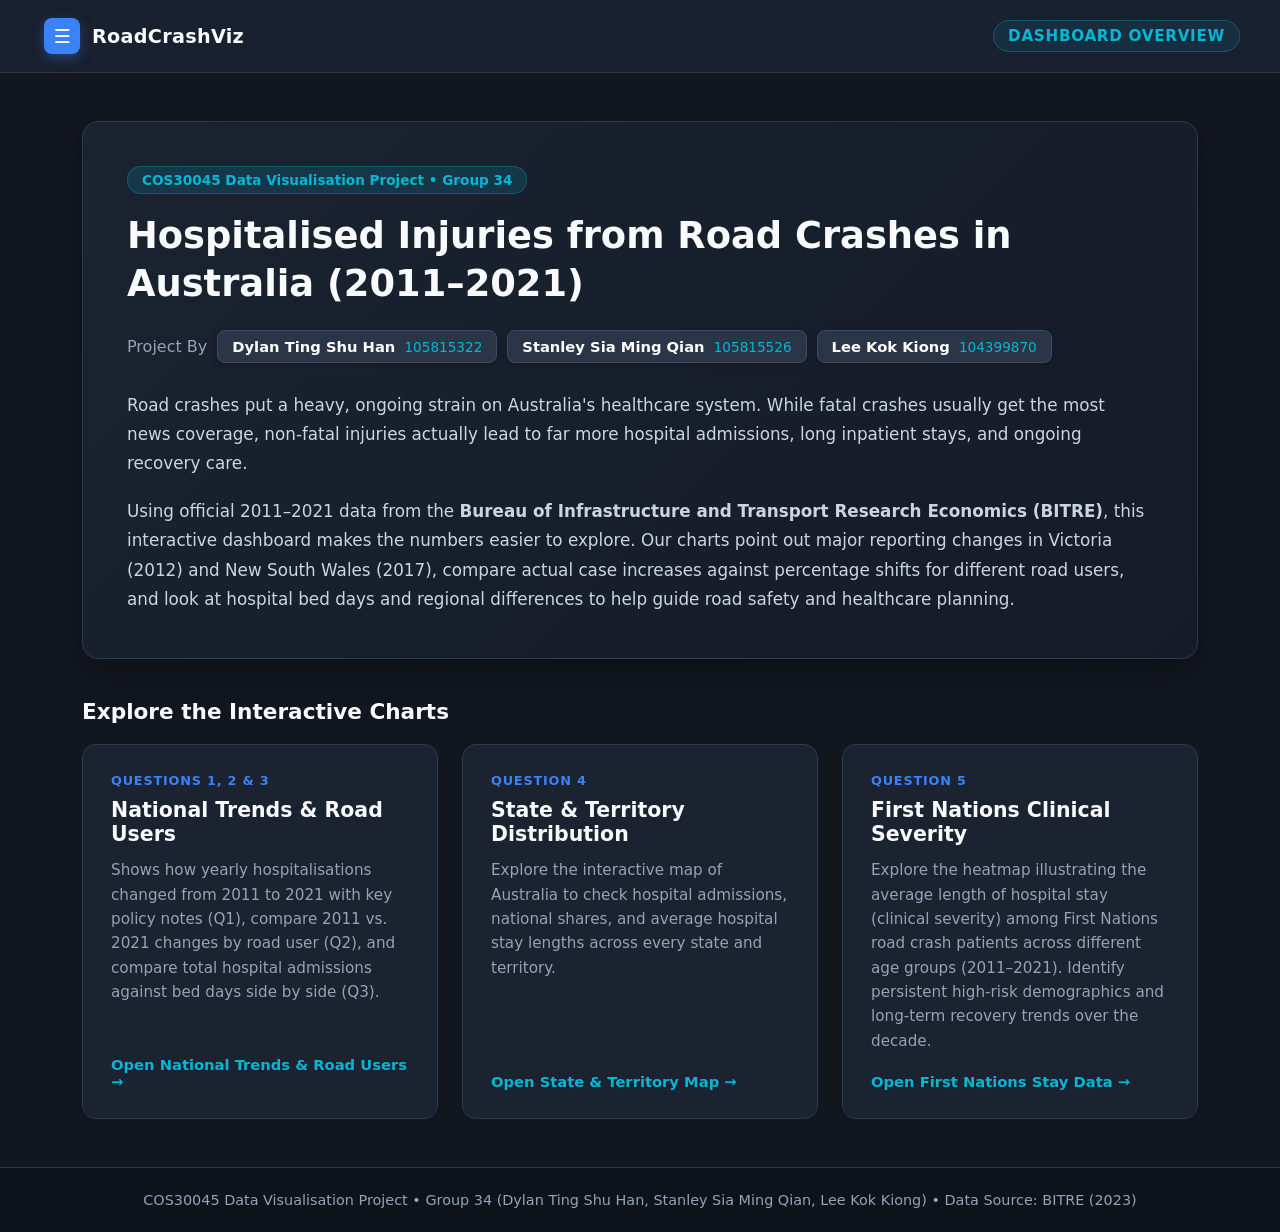
<file: index.html>
<!DOCTYPE html>
<html lang="en">
<head>
    <meta charset="UTF-8">
    <meta name="viewport" content="width=device-width, initial-scale=1.0">
    <title>Dashboard | Australian Road Crash Hospitalisations (2011–2021)</title>
    <style>
        :root {
            --bg-dark: #12161f;
            --bg-card: #1b2230;
            --bg-card-hover: #232c3d;
            --accent-blue: #3b82f6;
            --accent-cyan: #06b6d4;
            --accent-purple: #8b5cf6;
            --text-main: #f8fafc;
            --text-muted: #94a3b8;
            --border-color: #2e3a4f;
        }

        * {
            margin: 0;
            padding: 0;
            box-sizing: border-box;
            font-family: 'Segoe UI', system-ui, -apple-system, sans-serif;
        }

        body {
            background-color: var(--bg-dark);
            color: var(--text-main);
            min-height: 100vh;
            display: flex;
            flex-direction: column;
        }

        .navbar {
            display: flex;
            justify-content: space-between;
            align-items: center;
            flex-wrap: wrap;
            gap: 12px 20px;
            background-color: rgba(27, 34, 48, 0.96);
            backdrop-filter: blur(10px);
            padding: 14px clamp(16px, 4vw, 40px);
            border-bottom: 1px solid var(--border-color);
            position: sticky;
            top: 0;
            z-index: 200;
        }

        .nav-left {
            position: relative;
            display: flex;
            align-items: center;
            flex-shrink: 0;
        }

        .menu-toggle {
            display: flex;
            align-items: center;
            gap: 12px;
            background: transparent;
            border: none;
            color: var(--text-main);
            cursor: pointer;
            padding: 4px 10px 4px 4px;
            border-radius: 10px;
            transition: background 0.2s ease;
            white-space: nowrap;
        }

        .menu-toggle:hover {
            background: rgba(255, 255, 255, 0.06);
        }

        .menu-icon {
            background: var(--accent-blue);
            color: white;
            width: 36px;
            height: 36px;
            border-radius: 8px;
            display: flex;
            align-items: center;
            justify-content: center;
            font-size: 1.2rem;
            font-weight: bold;
            flex-shrink: 0;
            box-shadow: 0 4px 12px rgba(59, 130, 246, 0.35);
            transition: background 0.2s ease;
        }

        .menu-toggle:hover .menu-icon {
            background: #2563eb;
        }

        .brand-title {
            font-size: clamp(1.05rem, 2vw, 1.2rem);
            font-weight: 700;
            letter-spacing: 0.3px;
            color: var(--text-main);
        }

        .page-indicator {
            font-size: clamp(0.8rem, 1.4vw, 0.95rem);
            font-weight: 700;
            color: var(--accent-cyan);
            letter-spacing: 0.7px;
            text-transform: uppercase;
            background: rgba(6, 182, 212, 0.1);
            border: 1px solid rgba(6, 182, 212, 0.28);
            padding: 6px 14px;
            border-radius: 999px;
            white-space: nowrap;
        }

        .dropdown-menu {
            position: absolute;
            top: calc(100% + 12px);
            left: 0;
            width: min(320px, calc(100vw - 32px));
            background-color: #1b2230;
            border: 1px solid var(--border-color);
            border-radius: 12px;
            box-shadow: 0 16px 36px rgba(0, 0, 0, 0.55);
            padding: 10px;
            display: none;
            flex-direction: column;
            gap: 6px;
            z-index: 300;
        }

        .dropdown-menu.open {
            display: flex;
        }

        .dropdown-header {
            font-size: 0.75rem;
            text-transform: uppercase;
            letter-spacing: 0.8px;
            color: var(--text-muted);
            padding: 8px 12px 4px;
            font-weight: 700;
        }

        .dropdown-link {
            display: flex;
            flex-direction: column;
            text-decoration: none;
            padding: 10px 14px;
            border-radius: 8px;
            transition: all 0.2s ease;
            border: 1px solid transparent;
        }

        .dropdown-link:hover {
            background-color: rgba(59, 130, 246, 0.12);
            border-color: rgba(59, 130, 246, 0.3);
        }

        .dropdown-link.active {
            background-color: rgba(59, 130, 246, 0.2);
            border-color: rgba(59, 130, 246, 0.5);
        }

        .dropdown-link-title {
            font-size: 0.95rem;
            font-weight: 700;
            color: var(--text-main);
            margin-bottom: 2px;
        }

        .dropdown-link-sub {
            font-size: 0.8rem;
            color: var(--text-muted);
        }

        .container {
            width: 100%;
            max-width: 1180px;
            margin: 0 auto;
            padding: clamp(24px, 4vw, 48px) clamp(16px, 3vw, 32px);
            flex: 1;
        }

        .hero-banner {
            background: linear-gradient(135deg, #1b2230 0%, #151c28 100%);
            border: 1px solid var(--border-color);
            border-radius: 16px;
            padding: clamp(24px, 4vw, 44px);
            margin-bottom: 40px;
            box-shadow: 0 12px 32px rgba(0, 0, 0, 0.25);
        }

        .project-tag {
            display: inline-block;
            background: rgba(6, 182, 212, 0.15);
            color: var(--accent-cyan);
            border: 1px solid rgba(6, 182, 212, 0.3);
            padding: 5px 14px;
            border-radius: 999px;
            font-size: 0.85rem;
            font-weight: 600;
            margin-bottom: 18px;
        }

        .hero-title {
            font-size: clamp(1.65rem, 3.5vw, 2.3rem);
            line-height: 1.3;
            margin-bottom: 22px;
            font-weight: 800;
        }

        .team-pills {
            display: flex;
            flex-wrap: wrap;
            align-items: center;
            gap: 10px;
            margin-bottom: 28px;
            font-size: 1rem;
            color: var(--text-muted);
        }

        .member-badge {
            background-color: #2b3548;
            color: #ffffff;
            padding: 7px 14px;
            border-radius: 8px;
            font-weight: 700;
            border: 1px solid #3d4b66;
            box-shadow: 0 2px 6px rgba(0,0,0,0.2);
            font-size: 0.92rem;
        }

        .member-id {
            color: var(--accent-cyan);
            font-size: 0.85rem;
            font-weight: 500;
            margin-left: 4px;
        }

        .narrative-text p {
            font-size: 1.05rem;
            line-height: 1.75;
            color: #cbd5e1;
            margin-bottom: 18px;
        }

        .narrative-text p:last-child {
            margin-bottom: 0;
        }

        .section-heading {
            font-size: 1.35rem;
            font-weight: 700;
            margin-bottom: 20px;
            color: var(--text-main);
        }

        .page-cards {
            display: grid;
            grid-template-columns: repeat(auto-fit, minmax(290px, 1fr));
            gap: 24px;
        }

        .page-card {
            background-color: var(--bg-card);
            border: 1px solid var(--border-color);
            border-radius: 14px;
            padding: 28px;
            text-decoration: none;
            color: inherit;
            display: flex;
            flex-direction: column;
            justify-content: space-between;
            transition: all 0.25s ease;
        }

        .page-card:hover {
            transform: translateY(-5px);
            background-color: var(--bg-card-hover);
            border-color: var(--accent-blue);
            box-shadow: 0 10px 25px rgba(59, 130, 246, 0.15);
        }

        .page-card-tag {
            font-size: 0.8rem;
            font-weight: 700;
            color: var(--accent-blue);
            text-transform: uppercase;
            letter-spacing: 0.8px;
            margin-bottom: 10px;
        }

        .page-card h3 {
            font-size: 1.28rem;
            margin-bottom: 12px;
            color: var(--text-main);
        }

        .page-card p {
            font-size: 0.95rem;
            color: var(--text-muted);
            line-height: 1.6;
            margin-bottom: 20px;
        }

        .card-cta {
            font-size: 0.92rem;
            font-weight: 700;
            color: var(--accent-cyan);
            display: flex;
            align-items: center;
            gap: 6px;
        }

        footer {
            text-align: center;
            padding: 24px 16px;
            border-top: 1px solid var(--border-color);
            color: var(--text-muted);
            font-size: 0.9rem;
            background-color: #0e121a;
        }
    </style>
</head>
<body>

    <nav class="navbar">
        <div class="nav-left">
            <button class="menu-toggle" id="menuBtn" aria-label="Toggle Navigation Menu">
                <span class="menu-icon">☰</span>
                <span class="brand-title">RoadCrashViz</span>
            </button>

            <div class="dropdown-menu" id="dropdownMenu">
                <div class="dropdown-header">Choose a Section</div>
                <a href="index.html" class="dropdown-link active">
                    <span class="dropdown-link-title">Dashboard Overview</span>
                    <span class="dropdown-link-sub">Project background, goals &amp; team</span>
                </a>
                <a href="html/q1_2_3.html" class="dropdown-link">
                    <span class="dropdown-link-title">National Trends &amp; Road Users</span>
                    <span class="dropdown-link-sub">Q1 yearly trends, Q2 road user changes &amp; Q3 bed days</span>
                </a>
                <a href="html/q4_australia_map.html" class="dropdown-link">
                    <span class="dropdown-link-title">State &amp; Territory Distribution</span>
                    <span class="dropdown-link-sub">Q4 state-by-state map across Australia</span>
                </a>
                <a href="html/q5_first_nations.html" class="dropdown-link">
                    <span class="dropdown-link-title">First Nations Clinical Severity</span>
                    <span class="dropdown-link-sub">Q5 hospital stay lengths for First Nations patients</span>
                </a>
            </div>
        </div>

        <div class="page-indicator">Dashboard Overview</div>
    </nav>

    <main class="container">
        <section class="hero-banner">
            <span class="project-tag">COS30045 Data Visualisation Project • Group 34</span>
            <h1 class="hero-title">Hospitalised Injuries from Road Crashes in Australia (2011–2021)</h1>
            
            <div class="team-pills">
                <span>Project By</span>
                <span class="member-badge">Dylan Ting Shu Han <span class="member-id">105815322</span></span>
                <span class="member-badge">Stanley Sia Ming Qian <span class="member-id">105815526</span></span>
                <span class="member-badge">Lee Kok Kiong <span class="member-id">104399870</span></span>
            </div>

            <div class="narrative-text">
                <p>
                    Road crashes put a heavy, ongoing strain on Australia's healthcare system. While fatal crashes usually get the most news coverage, non-fatal injuries actually lead to far more hospital admissions, long inpatient stays, and ongoing recovery care.
                </p>
                <p>
                    Using official 2011–2021 data from the <strong>Bureau of Infrastructure and Transport Research Economics (BITRE)</strong>, this interactive dashboard makes the numbers easier to explore. Our charts point out major reporting changes in Victoria (2012) and New South Wales (2017), compare actual case increases against percentage shifts for different road users, and look at hospital bed days and regional differences to help guide road safety and healthcare planning.
                </p>
            </div>
        </section>

        <h2 class="section-heading">Explore the Interactive Charts</h2>
        <section class="page-cards">
            <a href="html/q1_2_3.html" class="page-card">
                <div>
                    <div class="page-card-tag">Questions 1, 2 &amp; 3</div>
                    <h3>National Trends &amp; Road Users</h3>
                    <p>
                        Shows how yearly hospitalisations changed from 2011 to 2021 with key policy notes (Q1), compare 2011 vs. 2021 changes by road user (Q2), and compare total hospital admissions against bed days side by side (Q3).
                    </p>
                </div>
                <div class="card-cta">Open National Trends &amp; Road Users →</div>
            </a>

            <a href="html/q4_australia_map.html" class="page-card">
                <div>
                    <div class="page-card-tag">Question 4</div>
                    <h3>State &amp; Territory Distribution</h3>
                    <p>
                        Explore the interactive map of Australia to check hospital admissions, national shares, and average hospital stay lengths across every state and territory.
                    </p>
                </div>
                <div class="card-cta">Open State &amp; Territory Map →</div>
            </a>

            <a href="html/q5_first_nations.html" class="page-card">
                <div>
                    <div class="page-card-tag">Question 5</div>
                    <h3>First Nations Clinical Severity</h3>
                    <p>
                        Explore the heatmap illustrating the average length of hospital stay (clinical severity) among First Nations road crash patients across different age groups (2011–2021). Identify persistent high-risk demographics and long-term recovery trends over the decade.
                    </p>
                </div>
                <div class="card-cta">Open First Nations Stay Data →</div>
            </a>
        </section>
    </main>

    <footer>
        COS30045 Data Visualisation Project • Group 34 (Dylan Ting Shu Han, Stanley Sia Ming Qian, Lee Kok Kiong) • Data Source: BITRE (2023)
    </footer>

    <script>
        const menuBtn = document.getElementById("menuBtn");
        const dropdownMenu = document.getElementById("dropdownMenu");

        menuBtn.addEventListener("click", (e) => {
            e.stopPropagation();
            dropdownMenu.classList.toggle("open");
        });

        document.addEventListener("click", (e) => {
            if (!dropdownMenu.contains(e.target) && !menuBtn.contains(e.target)) {
                dropdownMenu.classList.remove("open");
            }
        });
    </script>
</body>
</html>
</file>
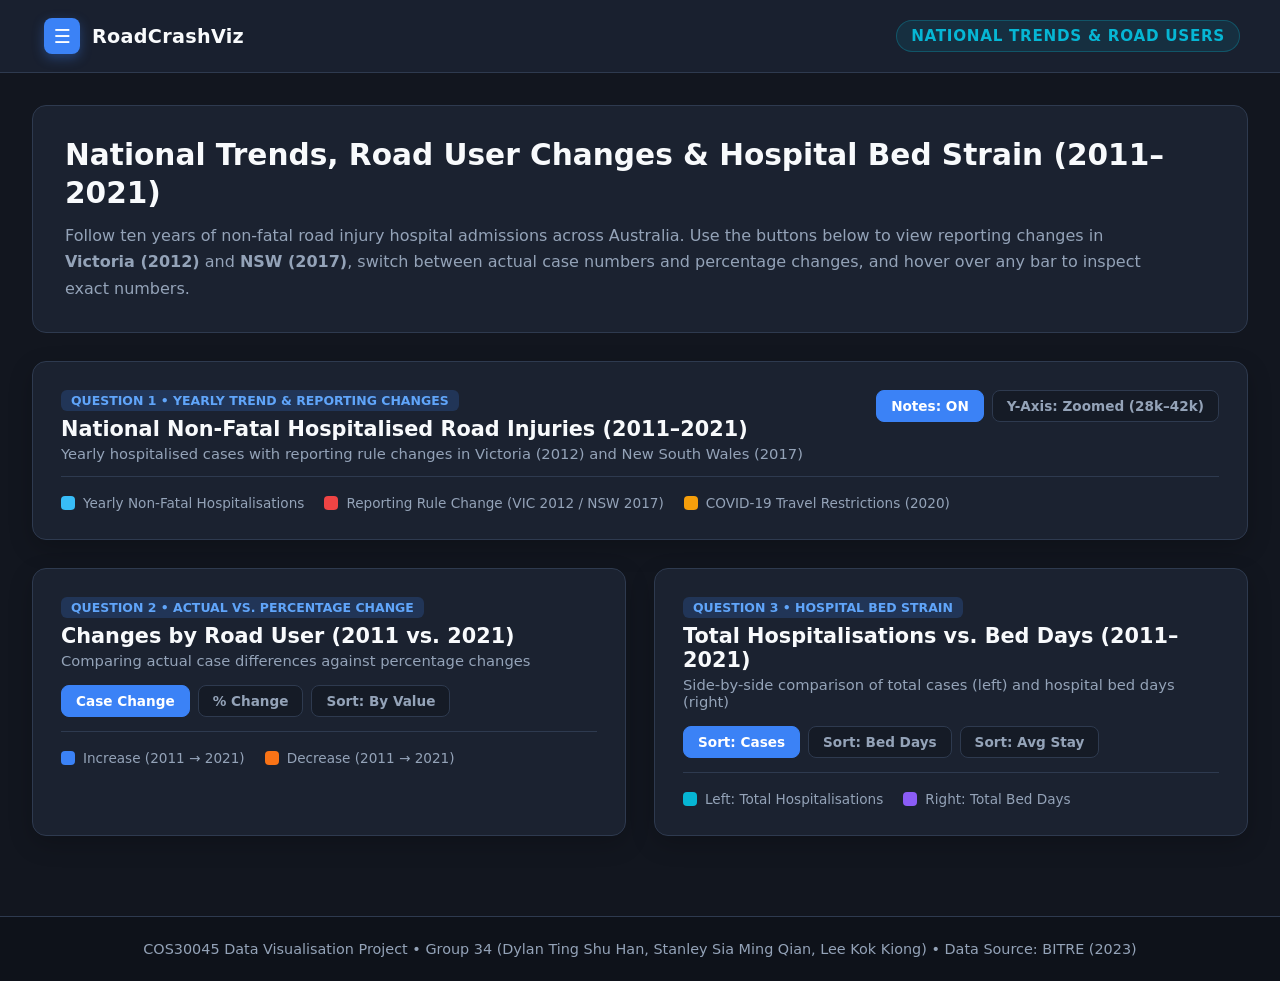
<file: q1_2_3.html>
<!DOCTYPE html>
<html lang="en">
<head>
    <meta charset="UTF-8">
    <meta name="viewport" content="width=device-width, initial-scale=1.0">
    <title>National Trends & Road Users | Road Crash Hospitalisations</title>
    <script src="https://d3js.org/d3.v7.min.js"></script>
    <style>
        :root {
            --bg-dark: #12161f;
            --bg-card: #1b2230;
            --bg-panel: #151b26;
            --accent-blue: #3b82f6;
            --accent-cyan: #06b6d4;
            --accent-orange: #f97316;
            --accent-red: #ef4444;
            --accent-purple: #8b5cf6;
            --text-main: #f8fafc;
            --text-muted: #94a3b8;
            --border-color: #2e3a4f;
        }

        * {
            margin: 0;
            padding: 0;
            box-sizing: border-box;
            font-family: 'Segoe UI', system-ui, -apple-system, sans-serif;
        }

        body {
            background-color: var(--bg-dark);
            color: var(--text-main);
            min-height: 100vh;
            display: flex;
            flex-direction: column;
        }

        /* Responsive Top Navigation Bar */
        .navbar {
            display: flex;
            justify-content: space-between;
            align-items: center;
            flex-wrap: wrap;
            gap: 12px 20px;
            background-color: rgba(27, 34, 48, 0.96);
            backdrop-filter: blur(10px);
            padding: 14px clamp(16px, 4vw, 40px);
            border-bottom: 1px solid var(--border-color);
            position: sticky;
            top: 0;
            z-index: 200;
        }

        .nav-left {
            position: relative;
            display: flex;
            align-items: center;
            flex-shrink: 0;
        }

        .menu-toggle {
            display: flex;
            align-items: center;
            gap: 12px;
            background: transparent;
            border: none;
            color: var(--text-main);
            cursor: pointer;
            padding: 4px 10px 4px 4px;
            border-radius: 10px;
            transition: background 0.2s ease;
            white-space: nowrap;
        }

        .menu-toggle:hover {
            background: rgba(255, 255, 255, 0.06);
        }

        .menu-icon {
            background: var(--accent-blue);
            color: white;
            width: 36px;
            height: 36px;
            border-radius: 8px;
            display: flex;
            align-items: center;
            justify-content: center;
            font-size: 1.2rem;
            font-weight: bold;
            flex-shrink: 0;
            box-shadow: 0 4px 12px rgba(59, 130, 246, 0.35);
            transition: background 0.2s ease;
        }

        .menu-toggle:hover .menu-icon {
            background: #2563eb;
        }

        .brand-title {
            font-size: clamp(1.05rem, 2vw, 1.2rem);
            font-weight: 700;
            letter-spacing: 0.3px;
            color: var(--text-main);
        }

        .page-indicator {
            font-size: clamp(0.8rem, 1.4vw, 0.95rem);
            font-weight: 700;
            color: var(--accent-cyan);
            letter-spacing: 0.7px;
            text-transform: uppercase;
            background: rgba(6, 182, 212, 0.1);
            border: 1px solid rgba(6, 182, 212, 0.28);
            padding: 6px 14px;
            border-radius: 999px;
            white-space: nowrap;
        }

        /* Left-Top Dropdown Navigation Menu */
        .dropdown-menu {
            position: absolute;
            top: calc(100% + 12px);
            left: 0;
            width: min(320px, calc(100vw - 32px));
            background-color: #1b2230;
            border: 1px solid var(--border-color);
            border-radius: 12px;
            box-shadow: 0 16px 36px rgba(0, 0, 0, 0.55);
            padding: 10px;
            display: none;
            flex-direction: column;
            gap: 6px;
            z-index: 300;
        }

        .dropdown-menu.open {
            display: flex;
        }

        .dropdown-header {
            font-size: 0.75rem;
            text-transform: uppercase;
            letter-spacing: 0.8px;
            color: var(--text-muted);
            padding: 8px 12px 4px;
            font-weight: 700;
        }

        .dropdown-link {
            display: flex;
            flex-direction: column;
            text-decoration: none;
            padding: 10px 14px;
            border-radius: 8px;
            transition: all 0.2s ease;
            border: 1px solid transparent;
        }

        .dropdown-link:hover {
            background-color: rgba(59, 130, 246, 0.12);
            border-color: rgba(59, 130, 246, 0.3);
        }

        .dropdown-link.active {
            background-color: rgba(59, 130, 246, 0.2);
            border-color: rgba(59, 130, 246, 0.5);
        }

        .dropdown-link-title {
            font-size: 0.95rem;
            font-weight: 700;
            color: var(--text-main);
            margin-bottom: 2px;
        }

        .dropdown-link-sub {
            font-size: 0.8rem;
            color: var(--text-muted);
        }

        /* Main Container */
        .container {
            width: 100%;
            max-width: 1420px;
            margin: 0 auto;
            padding: clamp(20px, 3vw, 32px) clamp(16px, 3vw, 32px);
            flex: 1;
        }

        /* Page Intro Header */
        .page-header {
            background-color: var(--bg-card);
            border: 1px solid var(--border-color);
            border-radius: 14px;
            padding: clamp(22px, 3vw, 30px) clamp(20px, 3vw, 32px);
            margin-bottom: 28px;
        }

        .page-header h1 {
            font-size: clamp(1.45rem, 2.8vw, 1.85rem);
            margin-bottom: 10px;
            color: var(--text-main);
            line-height: 1.3;
        }

        .page-header p {
            color: var(--text-muted);
            line-height: 1.65;
            font-size: 1rem;
            max-width: 1100px;
        }

        /* Chart Card Styling */
        .chart-card {
            background-color: var(--bg-card);
            border: 1px solid var(--border-color);
            border-radius: 14px;
            padding: clamp(18px, 3vw, 28px);
            margin-bottom: 28px;
            box-shadow: 0 8px 24px rgba(0, 0, 0, 0.2);
        }

        .chart-header {
            display: flex;
            justify-content: space-between;
            align-items: flex-start;
            flex-wrap: wrap;
            gap: 16px;
            margin-bottom: 18px;
            padding-bottom: 14px;
            border-bottom: 1px solid var(--border-color);
        }

        .q-badge {
            display: inline-block;
            background: rgba(59, 130, 246, 0.2);
            color: #60a5fa;
            font-size: 0.78rem;
            font-weight: 700;
            padding: 3px 10px;
            border-radius: 6px;
            margin-bottom: 6px;
            text-transform: uppercase;
        }

        .chart-title {
            font-size: clamp(1.1rem, 2vw, 1.3rem);
            font-weight: 700;
            color: var(--text-main);
            margin-bottom: 4px;
        }

        .chart-subtitle {
            font-size: 0.92rem;
            color: var(--text-muted);
        }

        /* Controls & Buttons */
        .controls-group {
            display: flex;
            gap: 8px;
            flex-wrap: wrap;
            align-items: center;
        }

        .ctrl-btn {
            background-color: var(--bg-panel);
            color: var(--text-muted);
            border: 1px solid var(--border-color);
            padding: 7px 14px;
            border-radius: 8px;
            font-size: 0.85rem;
            font-weight: 600;
            cursor: pointer;
            transition: all 0.2s ease;
        }

        .ctrl-btn:hover {
            color: var(--text-main);
            border-color: var(--accent-blue);
        }

        .ctrl-btn.active {
            background-color: var(--accent-blue);
            color: #ffffff;
            border-color: var(--accent-blue);
        }

        /* Split 2-Column Grid for Q2 & Q3 */
        .split-grid {
            display: grid;
            grid-template-columns: 1fr 1fr;
            gap: 28px;
        }

        @media (max-width: 1100px) {
            .split-grid {
                grid-template-columns: 1fr;
            }
        }

        .svg-container {
            width: 100%;
            position: relative;
        }

        svg {
            width: 100%;
            height: auto;
            display: block;
            overflow: visible;
        }

        /* Axis & Grid Styling */
        .axis text {
            fill: #cbd5e1;
            font-size: 12px;
        }

        .axis path,
        .axis line {
            stroke: #334155;
        }

        .grid line {
            stroke: #1e293b;
            stroke-dasharray: 3,3;
        }

        .grid path {
            stroke: none;
        }

        /* Floating Tooltip */
        .d3-tooltip {
            position: fixed;
            pointer-events: none;
            background: rgba(15, 23, 42, 0.96);
            border: 1px solid #475569;
            color: #f8fafc;
            padding: 14px 16px;
            border-radius: 10px;
            font-size: 0.88rem;
            line-height: 1.55;
            box-shadow: 0 10px 25px rgba(0, 0, 0, 0.45);
            z-index: 9999;
            opacity: 0;
            transition: opacity 0.12s ease;
            min-width: 230px;
        }

        .tt-title {
            font-weight: 700;
            font-size: 0.96rem;
            color: #38bdf8;
            margin-bottom: 6px;
            border-bottom: 1px solid #334155;
            padding-bottom: 4px;
        }

        .tt-row {
            display: flex;
            justify-content: space-between;
            gap: 16px;
        }

        .tt-val {
            font-weight: 700;
            color: #ffffff;
        }

        .tt-note {
            margin-top: 6px;
            padding-top: 6px;
            border-top: 1px dashed #334155;
            color: #fca5a5;
            font-size: 0.82rem;
        }

        /* Legend Pills */
        .legend-bar {
            display: flex;
            gap: 20px;
            flex-wrap: wrap;
            margin-top: 12px;
            font-size: 0.85rem;
            color: var(--text-muted);
        }

        .legend-item {
            display: flex;
            align-items: center;
            gap: 8px;
        }

        .legend-swatch {
            width: 14px;
            height: 14px;
            border-radius: 4px;
        }

        footer {
            text-align: center;
            padding: 24px 16px;
            margin-top: 20px;
            border-top: 1px solid var(--border-color);
            color: var(--text-muted);
            font-size: 0.9rem;
            background-color: #0e121a;
        }
    </style>
</head>
<body>

    <!-- Responsive Top Navigation Bar -->
    <nav class="navbar">
        <div class="nav-left">
            <button class="menu-toggle" id="menuBtn" aria-label="Toggle Navigation Menu">
                <span class="menu-icon">☰</span>
                <span class="brand-title">RoadCrashViz</span>
            </button>

            <!-- Dropdown Menu for All Project Pages -->
            <div class="dropdown-menu" id="dropdownMenu">
                <div class="dropdown-header">Choose a Section</div>
                <a href="index.html" class="dropdown-link">
                    <span class="dropdown-link-title">Dashboard Overview</span>
                    <span class="dropdown-link-sub">Project background, goals &amp; team</span>
                </a>
                <a href="Q1_2_3.html" class="dropdown-link active">
                    <span class="dropdown-link-title">National Trends &amp; Road Users</span>
                    <span class="dropdown-link-sub">Q1 yearly trends, Q2 road user changes &amp; Q3 bed days</span>
                </a>
                <a href="q4_australia_map.html" class="dropdown-link">
                    <span class="dropdown-link-title">State &amp; Territory Distribution</span>
                    <span class="dropdown-link-sub">Q4 state-by-state map across Australia</span>
                </a>
                <a href="q5_first_nations.html" class="dropdown-link">
                    <span class="dropdown-link-title">First Nations Clinical Severity</span>
                    <span class="dropdown-link-sub">Q5 hospital stay lengths for First Nations patients</span>
                </a>
            </div>
        </div>

        <div class="page-indicator">National Trends &amp; Road Users</div>
    </nav>

    <main class="container">
        <!-- Page Intro Header -->
        <header class="page-header">
            <h1>National Trends, Road User Changes &amp; Hospital Bed Strain (2011–2021)</h1>
            <p>
                Follow ten years of non-fatal road injury hospital admissions across Australia. Use the buttons below to view reporting changes in <strong>Victoria (2012)</strong> and <strong>NSW (2017)</strong>, switch between actual case numbers and percentage changes, and hover over any bar to inspect exact numbers.
            </p>
        </header>

        <!-- Q1: FULL WIDTH ANNOTATED TIME-SERIES LINE CHART -->
        <section class="chart-card" id="q1-section">
            <div class="chart-header">
                <div>
                    <span class="q-badge">Question 1 • Yearly Trend &amp; Reporting Changes</span>
                    <h2 class="chart-title">National Non-Fatal Hospitalised Road Injuries (2011–2021)</h2>
                    <p class="chart-subtitle">Yearly hospitalised cases with reporting rule changes in Victoria (2012) and New South Wales (2017)</p>
                </div>
                <div class="controls-group">
                    <button class="ctrl-btn active" id="btn-show-breaks">Notes: ON</button>
                    <button class="ctrl-btn" id="btn-y-scale">Y-Axis: Zoomed (28k–42k)</button>
                </div>
            </div>
            <div id="q1-chart" class="svg-container"></div>
            <div class="legend-bar">
                <div class="legend-item"><span class="legend-swatch" style="background:#38bdf8;"></span> Yearly Non-Fatal Hospitalisations</div>
                <div class="legend-item"><span class="legend-swatch" style="background:#ef4444;"></span> Reporting Rule Change (VIC 2012 / NSW 2017)</div>
                <div class="legend-item"><span class="legend-swatch" style="background:#f59e0b;"></span> COVID-19 Travel Restrictions (2020)</div>
            </div>
        </section>

        <!-- SPLIT 2-COLUMN LAYOUT FOR Q2 & Q3 -->
        <section class="split-grid">
            
            <!-- Q2: DIVERGING BAR CHART -->
            <div class="chart-card" id="q2-section">
                <div class="chart-header">
                    <div>
                        <span class="q-badge">Question 2 • Actual vs. Percentage Change</span>
                        <h2 class="chart-title">Changes by Road User (2011 vs. 2021)</h2>
                        <p class="chart-subtitle">Comparing actual case differences against percentage changes</p>
                    </div>
                    <div class="controls-group">
                        <button class="ctrl-btn active" id="btn-q2-abs">Case Change</button>
                        <button class="ctrl-btn" id="btn-q2-pct">% Change</button>
                        <button class="ctrl-btn" id="btn-q2-sort">Sort: By Value</button>
                    </div>
                </div>
                <div id="q2-chart" class="svg-container"></div>
                <div class="legend-bar">
                    <div class="legend-item"><span class="legend-swatch" style="background:#3b82f6;"></span> Increase (2011 → 2021)</div>
                    <div class="legend-item"><span class="legend-swatch" style="background:#f97316;"></span> Decrease (2011 → 2021)</div>
                </div>
            </div>

            <!-- Q3: BUTTERFLY CHART -->
            <div class="chart-card" id="q3-section">
                <div class="chart-header">
                    <div>
                        <span class="q-badge">Question 3 • Hospital Bed Strain</span>
                        <h2 class="chart-title">Total Hospitalisations vs. Bed Days (2011–2021)</h2>
                        <p class="chart-subtitle">Side-by-side comparison of total cases (left) and hospital bed days (right)</p>
                    </div>
                    <div class="controls-group">
                        <button class="ctrl-btn active" id="btn-q3-cases">Sort: Cases</button>
                        <button class="ctrl-btn" id="btn-q3-beds">Sort: Bed Days</button>
                        <button class="ctrl-btn" id="btn-q3-avg">Sort: Avg Stay</button>
                    </div>
                </div>
                <div id="q3-chart" class="svg-container"></div>
                <div class="legend-bar">
                    <div class="legend-item"><span class="legend-swatch" style="background:#06b6d4;"></span> Left: Total Hospitalisations</div>
                    <div class="legend-item"><span class="legend-swatch" style="background:#8b5cf6;"></span> Right: Total Bed Days</div>
                </div>
            </div>

        </section>
    </main>

    <!-- Shared Floating Tooltip -->
    <div id="tooltip" class="d3-tooltip"></div>

    <footer>
        COS30045 Data Visualisation Project • Group 34 (Dylan Ting Shu Han, Stanley Sia Ming Qian, Lee Kok Kiong) • Data Source: BITRE (2023)
    </footer>

    <script>
        // Top-Left Navigation Dropdown Toggle
        const menuBtn = document.getElementById("menuBtn");
        const dropdownMenu = document.getElementById("dropdownMenu");

        menuBtn.addEventListener("click", (e) => {
            e.stopPropagation();
            dropdownMenu.classList.toggle("open");
        });

        document.addEventListener("click", (e) => {
            if (!dropdownMenu.contains(e.target) && !menuBtn.contains(e.target)) {
                dropdownMenu.classList.remove("open");
            }
        });

        // Shared Formatting & Tooltip Helpers
        const tooltip = d3.select("#tooltip");
        const fmtInt = d3.format(",.0f");
        const fmtDec = d3.format(",.2f");
        const fmtSignedInt = d3.format("+,.0f");
        const fmtSignedPct = d3.format("+.1f");

        function moveTooltip(event) {
            const pad = 16;
            let x = event.clientX + pad;
            let y = event.clientY + pad;
            const rect = tooltip.node().getBoundingClientRect();
            if (x + rect.width > window.innerWidth - 12) x = event.clientX - rect.width - pad;
            if (y + rect.height > window.innerHeight - 12) y = event.clientY - rect.height - pad;
            tooltip.style("left", x + "px").style("top", y + "px");
        }

        // =========================================================================
        // Q1: ANNOTATED TIME-SERIES LINE CHART (q1_national_trend.csv)
        // =========================================================================
        d3.csv("q1_national_trend.csv").then(raw => {
            const data = raw.map((d, i) => {
                const year = +d["Calendar year"];
                const cases = +d["Sum(Hospitalisations)"];
                const prev = i > 0 ? +raw[i - 1]["Sum(Hospitalisations)"] : null;
                const yoyDiff = prev !== null ? cases - prev : null;
                const yoyPct = prev ? ((cases - prev) / prev) * 100 : null;
                return { year, cases, yoyDiff, yoyPct };
            }).filter(d => !isNaN(d.year) && !isNaN(d.cases));

            const margin = { top: 45, right: 45, bottom: 45, left: 70 };
            const width = 1150 - margin.left - margin.right;
            const height = 360 - margin.top - margin.bottom;

            const svg = d3.select("#q1-chart")
                .append("svg")
                .attr("viewBox", `0 0 ${width + margin.left + margin.right} ${height + margin.top + margin.bottom}`)
                .append("g")
                .attr("transform", `translate(${margin.left},${margin.top})`);

            let focusedY = true;
            let showBreaks = true;

            const x = d3.scaleLinear()
                .domain(d3.extent(data, d => d.year))
                .range([0, width]);

            const y = d3.scaleLinear()
                .domain([28000, d3.max(data, d => d.cases) + 2500])
                .range([height, 0]);

            svg.append("g")
                .attr("class", "axis")
                .attr("transform", `translate(0,${height})`)
                .call(d3.axisBottom(x).ticks(data.length).tickFormat(d3.format("d")));

            const yGridGroup = svg.append("g")
                .attr("class", "grid")
                .call(d3.axisLeft(y).tickSize(-width).tickFormat(""));

            const yAxisGroup = svg.append("g")
                .attr("class", "axis")
                .call(d3.axisLeft(y).ticks(6).tickFormat(d => fmtInt(d)));

            svg.append("text")
                .attr("transform", "rotate(-90)")
                .attr("y", -54)
                .attr("x", -height / 2)
                .attr("text-anchor", "middle")
                .attr("fill", "#94a3b8")
                .attr("font-size", "12px")
                .text("Non-Fatal Hospitalised Cases");

            // Gradient Area under Line
            const defs = svg.append("defs");
            const grad = defs.append("linearGradient")
                .attr("id", "q1-area-grad")
                .attr("x1", "0%").attr("y1", "0%")
                .attr("x2", "0%").attr("y2", "100%");
            grad.append("stop").attr("offset", "0%").attr("stop-color", "#38bdf8").attr("stop-opacity", 0.32);
            grad.append("stop").attr("offset", "100%").attr("stop-color", "#38bdf8").attr("stop-opacity", 0.0);

            const areaGen = d3.area()
                .x(d => x(d.year))
                .y0(height)
                .y1(d => y(d.cases))
                .curve(d3.curveMonotoneX);

            const lineGen = d3.line()
                .x(d => x(d.year))
                .y(d => y(d.cases))
                .curve(d3.curveMonotoneX);

            const areaPath = svg.append("path")
                .datum(data)
                .attr("fill", "url(#q1-area-grad)")
                .attr("d", areaGen);

            const linePath = svg.append("path")
                .datum(data)
                .attr("fill", "none")
                .attr("stroke", "#38bdf8")
                .attr("stroke-width", 3.5)
                .attr("d", lineGen);

            // Annotations Layer (Victoria 2012, NSW 2017, COVID 2020)
            const annotGroup = svg.append("g").attr("class", "annotations-layer");

            const breaks = [
                {
                    year: 2012,
                    label: "2012: Victoria Reporting Change",
                    sub: "VIC changed hospital admission rules",
                    color: "#ef4444",
                    yOffset: 16
                },
                {
                    year: 2017,
                    label: "2017: NSW Reporting Change",
                    sub: "NSW updated how cases were counted",
                    color: "#ef4444",
                    yOffset: 16
                },
                {
                    year: 2020,
                    label: "2020: COVID-19 Lockdowns",
                    sub: "Short drop during travel restrictions",
                    color: "#f59e0b",
                    yOffset: 54
                }
            ];

            function renderAnnotations() {
                annotGroup.selectAll("*").remove();
                if (!showBreaks) return;

                breaks.forEach(b => {
                    const bx = x(b.year);
                    annotGroup.append("line")
                        .attr("x1", bx).attr("x2", bx)
                        .attr("y1", 0).attr("y2", height)
                        .attr("stroke", b.color)
                        .attr("stroke-width", 2)
                        .attr("stroke-dasharray", "6,5");

                    const pill = annotGroup.append("g")
                        .attr("transform", `translate(${bx + 8}, ${b.yOffset})`);

                    pill.append("rect")
                        .attr("x", -4).attr("y", -14)
                        .attr("width", 220).attr("height", 36)
                        .attr("rx", 6)
                        .attr("fill", "rgba(15, 23, 42, 0.88)")
                        .attr("stroke", b.color)
                        .attr("stroke-width", 1);

                    pill.append("text")
                        .attr("fill", b.color)
                        .attr("font-size", "11.5px")
                        .attr("font-weight", "700")
                        .text(b.label);

                    pill.append("text")
                        .attr("y", 14)
                        .attr("fill", "#cbd5e1")
                        .attr("font-size", "10px")
                        .text(b.sub);
                });
            }
            renderAnnotations();

            // Hover Guideline
            const hoverLine = svg.append("line")
                .attr("stroke", "#94a3b8")
                .attr("stroke-width", 1.5)
                .attr("stroke-dasharray", "3,3")
                .attr("y1", 0).attr("y2", height)
                .style("opacity", 0);

            // Data Points
            const dots = svg.selectAll(".q1-dot")
                .data(data)
                .enter()
                .append("circle")
                .attr("class", "q1-dot")
                .attr("cx", d => x(d.year))
                .attr("cy", d => y(d.cases))
                .attr("r", d => (d.year === 2012 || d.year === 2017) ? 7 : 5.5)
                .attr("fill", d => (d.year === 2012 || d.year === 2017) ? "#ef4444" : (d.year === 2020 ? "#f59e0b" : "#38bdf8"))
                .attr("stroke", "#0f172a")
                .attr("stroke-width", 2)
                .style("cursor", "pointer")
                .on("mouseenter", function(event, d) {
                    d3.select(this).transition().duration(120).attr("r", 9.5);
                    hoverLine.attr("x1", x(d.year)).attr("x2", x(d.year)).style("opacity", 1);

                    let breakNote = "";
                    if (d.year === 2012) breakNote = `<div class="tt-note">⚠️ <strong>Victoria Change (2012):</strong> Victoria changed its hospital admission rules, causing a shift in the national numbers.</div>`;
                    if (d.year === 2017) breakNote = `<div class="tt-note">⚠️ <strong>NSW Change (2017):</strong> New South Wales updated how injuries were recorded, affecting comparisons with earlier years.</div>`;
                    if (d.year === 2020) breakNote = `<div class="tt-note" style="color:#fcd34d;">ℹ️ <strong>2020 Context:</strong> Fewer cars were on the road during COVID-19 travel restrictions.</div>`;

                    const yoyHtml = d.yoyDiff !== null
                        ? `<div class="tt-row"><span>Yearly Change:</span><span class="tt-val" style="color:${d.yoyDiff >= 0 ? '#60a5fa' : '#fb923c'}">${fmtSignedInt(d.yoyDiff)} (${fmtSignedPct(d.yoyPct)}%)</span></div>`
                        : `<div class="tt-row"><span>Starting Year:</span><span class="tt-val">First Year in Data</span></div>`;

                    tooltip.style("opacity", 1).html(`
                        <div class="tt-title">Year ${d.year}</div>
                        <div class="tt-row"><span>Hospitalisations:</span><span class="tt-val">${fmtInt(d.cases)} cases</span></div>
                        ${yoyHtml}
                        ${breakNote}
                    `);
                    moveTooltip(event);
                })
                .on("mousemove", moveTooltip)
                .on("mouseleave", function(event, d) {
                    d3.select(this).transition().duration(120).attr("r", (d.year === 2012 || d.year === 2017) ? 7 : 5.5);
                    hoverLine.style("opacity", 0);
                    tooltip.style("opacity", 0);
                });

            // Direct Value Labels
            const valueLabels = svg.selectAll(".q1-val-label")
                .data(data)
                .enter()
                .append("text")
                .attr("class", "q1-val-label")
                .attr("x", d => x(d.year))
                .attr("y", d => y(d.cases) - 12)
                .attr("text-anchor", "middle")
                .attr("fill", "#e2e8f0")
                .attr("font-size", "11px")
                .attr("font-weight", "600")
                .text(d => fmtInt(d.cases));

            // Button Controls for Q1
            d3.select("#btn-show-breaks").on("click", function() {
                showBreaks = !showBreaks;
                d3.select(this)
                    .classed("active", showBreaks)
                    .text(showBreaks ? "Notes: ON" : "Notes: OFF");
                renderAnnotations();
            });

            d3.select("#btn-y-scale").on("click", function() {
                focusedY = !focusedY;
                d3.select(this)
                    .classed("active", !focusedY)
                    .text(focusedY ? "Y-Axis: Zoomed (28k–42k)" : "Y-Axis: Start at 0 (0–42k)");

                y.domain([focusedY ? 28000 : 0, d3.max(data, d => d.cases) + 2500]);
                yAxisGroup.transition().duration(600).call(d3.axisLeft(y).ticks(6).tickFormat(d => fmtInt(d)));
                yGridGroup.transition().duration(600).call(d3.axisLeft(y).tickSize(-width).tickFormat(""));
                linePath.transition().duration(600).attr("d", lineGen);
                areaPath.transition().duration(600).attr("d", areaGen);
                dots.transition().duration(600).attr("cy", d => y(d.cases));
                valueLabels.transition().duration(600).attr("y", d => y(d.cases) - 12);
            });
        });

        // =========================================================================
        // Q2: DIVERGING BAR CHART (q2_road_user_change.csv) - ISOLATED HOVER
        // =========================================================================
        d3.csv("q2_road_user_change.csv").then(raw => {
            const cols = raw.columns || Object.keys(raw[0] || {});
            const col2011 = cols.find(c => c.includes("2011")) || "2011+Sum(Hospitalisations)";
            const col2021 = cols.find(c => c.includes("2021")) || "2021+Sum(Hospitalisations)";
            const colNet = cols.find(c => c.toLowerCase().includes("net")) || "Net_Change";
            const colPct = cols.find(c => c.toLowerCase().includes("shift") || c.includes("%") || c.toLowerCase().includes("pct"));

            let data = raw.filter(d => d["Road user"] && d["Road user"].trim() !== "").map(d => {
                const user = d["Road user"].trim();
                const y2011 = +d[col2011] || 0;
                const y2021 = +d[col2021] || 0;
                const netChange = d[colNet] !== undefined ? +d[colNet] : (y2021 - y2011);
                const pctShift = (colPct && d[colPct] !== undefined && !isNaN(+d[colPct]))
                    ? +d[colPct]
                    : (y2011 > 0 ? ((y2021 - y2011) / y2011) * 100 : 0);
                return { user, y2011, y2021, netChange, pctShift };
            });

            let mode = "abs";
            let sortByVal = true;

            const margin = { top: 25, right: 65, bottom: 45, left: 175 };
            const width = 620 - margin.left - margin.right;
            const height = 430 - margin.top - margin.bottom;

            const svg = d3.select("#q2-chart")
                .append("svg")
                .attr("viewBox", `0 0 ${width + margin.left + margin.right} ${height + margin.top + margin.bottom}`)
                .append("g")
                .attr("transform", `translate(${margin.left},${margin.top})`);

            const x = d3.scaleLinear().range([0, width]);
            const y = d3.scaleBand().range([0, height]).padding(0.24);

            const xGrid = svg.append("g").attr("class", "grid").attr("transform", `translate(0,${height})`);
            const xAxis = svg.append("g").attr("class", "axis").attr("transform", `translate(0,${height})`);
            const yAxis = svg.append("g").attr("class", "axis");

            const zeroLine = svg.append("line")
                .attr("y1", 0).attr("y2", height)
                .attr("stroke", "#94a3b8")
                .attr("stroke-width", 1.5);

            const barsGroup = svg.append("g");
            const labelsGroup = svg.append("g");

            function setQ2Hover(activeUser) {
                barsGroup.selectAll(".q2-bar")
                    .interrupt()
                    .style("opacity", d => (!activeUser || d.user === activeUser) ? 1 : 0.28);

                labelsGroup.selectAll(".q2-label")
                    .interrupt()
                    .style("opacity", d => (!activeUser || d.user === activeUser) ? 1 : 0.35);

                yAxis.selectAll(".tick text")
                    .style("font-weight", userStr => (activeUser && userStr === activeUser) ? "800" : "500")
                    .style("fill", userStr => (!activeUser) ? "#cbd5e1" : (userStr === activeUser ? "#38bdf8" : "#64748b"));
            }

            // Reset to default whenever cursor leaves the Q2 chart area
            d3.select("#q2-chart").on("mouseleave", () => {
                setQ2Hover(null);
                tooltip.style("opacity", 0);
            });

            function updateQ2() {
                setQ2Hover(null);
                const metric = d => mode === "abs" ? d.netChange : d.pctShift;

                if (sortByVal) {
                    data.sort((a, b) => d3.descending(metric(a), metric(b)));
                } else {
                    data.sort((a, b) => d3.ascending(a.user, b.user));
                }

                const minVal = d3.min(data, metric);
                const maxVal = d3.max(data, metric);
                const pad = (maxVal - minVal) * 0.15;

                x.domain([Math.min(0, minVal - pad), Math.max(0, maxVal + pad)]);
                y.domain(data.map(d => d.user));

                xGrid.transition().duration(450)
                    .call(d3.axisBottom(x).ticks(6).tickSize(-height).tickFormat(""));

                xAxis.transition().duration(450)
                    .call(d3.axisBottom(x).ticks(6).tickFormat(d => mode === "abs" ? fmtInt(d) : `${d}%`));

                yAxis.transition().duration(450).call(d3.axisLeft(y));

                zeroLine.transition().duration(450)
                    .attr("x1", x(0)).attr("x2", x(0));

                const bars = barsGroup.selectAll(".q2-bar")
                    .data(data, d => d.user);

                bars.enter()
                    .append("rect")
                    .attr("class", "q2-bar")
                    .attr("y", d => y(d.user))
                    .attr("height", y.bandwidth())
                    .attr("x", x(0))
                    .attr("width", 0)
                    .attr("rx", 3)
                    .style("cursor", "pointer")
                    .on("mouseenter", function(event, d) {
                        setQ2Hover(d.user);
                        tooltip.style("opacity", 1).html(`
                            <div class="tt-title">${d.user}</div>
                            <div class="tt-row"><span>2011 Cases:</span><span class="tt-val">${fmtInt(d.y2011)}</span></div>
                            <div class="tt-row"><span>2021 Cases:</span><span class="tt-val">${fmtInt(d.y2021)}</span></div>
                            <div class="tt-row"><span>Case Difference:</span><span class="tt-val" style="color:${d.netChange >= 0 ? '#60a5fa' : '#fb923c'}">${fmtSignedInt(d.netChange)} cases</span></div>
                            <div class="tt-row"><span>Percentage Change:</span><span class="tt-val" style="color:${d.pctShift >= 0 ? '#60a5fa' : '#fb923c'}">${fmtSignedPct(d.pctShift)}%</span></div>
                        `);
                        moveTooltip(event);
                    })
                    .on("mousemove", moveTooltip)
                    .on("mouseleave", function() {
                        setQ2Hover(null);
                        tooltip.style("opacity", 0);
                    })
                    .merge(bars)
                    .transition().duration(450)
                    .attr("y", d => y(d.user))
                    .attr("height", y.bandwidth())
                    .attr("x", d => Math.min(x(0), x(metric(d))))
                    .attr("width", d => Math.max(2, Math.abs(x(metric(d)) - x(0))))
                    .attr("fill", d => metric(d) >= 0 ? "#3b82f6" : "#f97316")
                    .style("opacity", 1);

                bars.exit().remove();

                const labels = labelsGroup.selectAll(".q2-label")
                    .data(data, d => d.user);

                labels.enter()
                    .append("text")
                    .attr("class", "q2-label")
                    .attr("font-size", "11px")
                    .attr("font-weight", "600")
                    .attr("fill", "#e2e8f0")
                    .style("pointer-events", "none")
                    .merge(labels)
                    .transition().duration(450)
                    .attr("y", d => y(d.user) + y.bandwidth() / 2 + 4)
                    .attr("x", d => metric(d) >= 0 ? x(metric(d)) + 6 : x(metric(d)) - 6)
                    .attr("text-anchor", d => metric(d) >= 0 ? "start" : "end")
                    .text(d => mode === "abs" ? fmtSignedInt(d.netChange) : `${fmtSignedPct(d.pctShift)}%`)
                    .style("opacity", 1);

                labels.exit().remove();
            }

            updateQ2();

            d3.select("#btn-q2-abs").on("click", function() {
                mode = "abs";
                d3.select("#btn-q2-abs").classed("active", true);
                d3.select("#btn-q2-pct").classed("active", false);
                updateQ2();
            });

            d3.select("#btn-q2-pct").on("click", function() {
                mode = "pct";
                d3.select("#btn-q2-pct").classed("active", true);
                d3.select("#btn-q2-abs").classed("active", false);
                updateQ2();
            });

            d3.select("#btn-q2-sort").on("click", function() {
                sortByVal = !sortByVal;
                d3.select(this).text(sortByVal ? "Sort: By Value" : "Sort: A–Z");
                updateQ2();
            });
        });

        // =========================================================================
        // Q3: BUTTERFLY CHART (q3_healthcare_burden.csv) - ISOLATED BAR HOVER
        // =========================================================================
        d3.csv("q3_healthcare_burden.csv").then(raw => {
            let data = raw.filter(d => d["Road user"] && d["Road user"].trim() !== "").map(d => ({
                user: d["Road user"].trim(),
                cases: +d["Sum(Hospitalisations)"] || 0,
                beds: +d["Sum(Bed days)"] || 0,
                avgStay: +d["Avg_Bed_Days_Per_Case"] || 0
            }));

            let sortMode = "cases";

            const margin = { top: 30, right: 55, bottom: 45, left: 55 };
            const totalW = 620;
            const totalH = 430;
            const width = totalW - margin.left - margin.right;
            const height = totalH - margin.top - margin.bottom;

            const centerGap = 150;
            const wingW = (width - centerGap) / 2;
            const leftWingEnd = wingW;
            const rightWingStart = wingW + centerGap;

            const svg = d3.select("#q3-chart")
                .append("svg")
                .attr("viewBox", `0 0 ${totalW} ${totalH}`)
                .append("g")
                .attr("transform", `translate(${margin.left},${margin.top})`);

            // Independent Scales for Left (Hospitalisations) & Right (Bed Days)
            const xLeft = d3.scaleLinear()
                .domain([0, d3.max(data, d => d.cases) * 1.15])
                .range([leftWingEnd, 0]);

            const xRight = d3.scaleLinear()
                .domain([0, d3.max(data, d => d.beds) * 1.15])
                .range([rightWingStart, width]);

            const y = d3.scaleBand()
                .range([0, height])
                .padding(0.24);

            svg.append("text")
                .attr("x", leftWingEnd / 2)
                .attr("y", -10)
                .attr("text-anchor", "middle")
                .attr("fill", "#06b6d4")
                .attr("font-size", "12px")
                .attr("font-weight", "700")
                .text("← Total Hospitalisations");

            svg.append("text")
                .attr("x", wingW + centerGap / 2)
                .attr("y", -10)
                .attr("text-anchor", "middle")
                .attr("fill", "#94a3b8")
                .attr("font-size", "11.5px")
                .attr("font-weight", "700")
                .text("Road User");

            svg.append("text")
                .attr("x", rightWingStart + wingW / 2)
                .attr("y", -10)
                .attr("text-anchor", "middle")
                .attr("fill", "#a78bfa")
                .attr("font-size", "12px")
                .attr("font-weight", "700")
                .text("Total Bed Days →");

            svg.append("g")
                .attr("class", "axis")
                .attr("transform", `translate(0,${height})`)
                .call(d3.axisBottom(xLeft).ticks(3).tickFormat(d3.format("~s")));

            svg.append("g")
                .attr("class", "axis")
                .attr("transform", `translate(0,${height})`)
                .call(d3.axisBottom(xRight).ticks(3).tickFormat(d3.format("~s")));

            svg.append("line")
                .attr("x1", leftWingEnd).attr("x2", leftWingEnd)
                .attr("y1", 0).attr("y2", height)
                .attr("stroke", "#475569");

            svg.append("line")
                .attr("x1", rightWingStart).attr("x2", rightWingStart)
                .attr("y1", 0).attr("y2", height)
                .attr("stroke", "#475569");

            const rowsGroup = svg.append("g");

            function setQ3Hover(activeUser) {
                rowsGroup.selectAll(".butterfly-row")
                    .interrupt()
                    .style("opacity", d => (!activeUser || d.user === activeUser) ? 1 : 0.28);

                rowsGroup.selectAll(".q3-user-label")
                    .style("font-weight", d => (activeUser && d.user === activeUser) ? "800" : "500")
                    .style("fill", d => !activeUser ? "#cbd5e1" : (d.user === activeUser ? "#38bdf8" : "#64748b"));
            }

            // Reset to default whenever cursor leaves the Q3 chart area
            d3.select("#q3-chart").on("mouseleave", () => {
                setQ3Hover(null);
                tooltip.style("opacity", 0);
            });

            function showQ3Tooltip(event, d) {
                setQ3Hover(d.user);
                tooltip.style("opacity", 1).html(`
                    <div class="tt-title">${d.user} (2011–2021 Total)</div>
                    <div class="tt-row"><span>Total Hospitalisations:</span><span class="tt-val" style="color:#22d3ee">${fmtInt(d.cases)} cases</span></div>
                    <div class="tt-row"><span>Total Bed Days:</span><span class="tt-val" style="color:#c4b5fd">${fmtInt(d.beds)} days</span></div>
                    <div class="tt-row"><span>Average Stay:</span><span class="tt-val">${fmtDec(d.avgStay)} days</span></div>
                `);
                moveTooltip(event);
            }

            function hideQ3Tooltip() {
                setQ3Hover(null);
                tooltip.style("opacity", 0);
            }

            function updateQ3() {
                setQ3Hover(null);
                if (sortMode === "cases") data.sort((a, b) => d3.descending(a.cases, b.cases));
                if (sortMode === "beds") data.sort((a, b) => d3.descending(a.beds, b.beds));
                if (sortMode === "avg") data.sort((a, b) => d3.descending(a.avgStay, b.avgStay));

                y.domain(data.map(d => d.user));

                const rows = rowsGroup.selectAll(".butterfly-row")
                    .data(data, d => d.user);

                const rowsEnter = rows.enter()
                    .append("g")
                    .attr("class", "butterfly-row")
                    .attr("transform", d => `translate(0,${y(d.user)})`);

                // Hover triggers ONLY on the Left Bar and Right Bar (not empty gap)
                rowsEnter.append("rect")
                    .attr("class", "bar-left")
                    .attr("x", leftWingEnd)
                    .attr("width", 0)
                    .attr("height", y.bandwidth())
                    .attr("fill", "#06b6d4")
                    .attr("rx", 3)
                    .style("cursor", "pointer")
                    .on("mouseenter", showQ3Tooltip)
                    .on("mousemove", moveTooltip)
                    .on("mouseleave", hideQ3Tooltip);

                rowsEnter.append("rect")
                    .attr("class", "bar-right")
                    .attr("x", rightWingStart)
                    .attr("width", 0)
                    .attr("height", y.bandwidth())
                    .attr("fill", "#8b5cf6")
                    .attr("rx", 3)
                    .style("cursor", "pointer")
                    .on("mouseenter", showQ3Tooltip)
                    .on("mousemove", moveTooltip)
                    .on("mouseleave", hideQ3Tooltip);

                rowsEnter.append("text")
                    .attr("class", "q3-user-label")
                    .attr("x", wingW + centerGap / 2)
                    .attr("y", y.bandwidth() / 2 + 4)
                    .attr("text-anchor", "middle")
                    .attr("fill", "#cbd5e1")
                    .attr("font-size", "10.5px")
                    .style("pointer-events", "none")
                    .text(d => d.user.length > 22 ? d.user.slice(0, 20) + "…" : d.user);

                rowsEnter.append("text")
                    .attr("class", "val-left")
                    .attr("y", y.bandwidth() / 2 + 4)
                    .attr("text-anchor", "end")
                    .attr("fill", "#bae6fd")
                    .attr("font-size", "10px")
                    .attr("font-weight", "600")
                    .style("pointer-events", "none");

                rowsEnter.append("text")
                    .attr("class", "val-right")
                    .attr("y", y.bandwidth() / 2 + 4)
                    .attr("text-anchor", "start")
                    .attr("fill", "#ddd6fe")
                    .attr("font-size", "10px")
                    .attr("font-weight", "600")
                    .style("pointer-events", "none");

                const rowsUpdate = rowsEnter.merge(rows)
                    .style("opacity", 1);

                rowsUpdate.transition().duration(450)
                    .attr("transform", d => `translate(0,${y(d.user)})`);

                rowsUpdate.select(".bar-left").transition().duration(450)
                    .attr("x", d => xLeft(d.cases))
                    .attr("width", d => Math.max(2, leftWingEnd - xLeft(d.cases)))
                    .attr("height", y.bandwidth());

                rowsUpdate.select(".bar-right").transition().duration(450)
                    .attr("x", rightWingStart)
                    .attr("width", d => Math.max(2, xRight(d.beds) - rightWingStart))
                    .attr("height", y.bandwidth());

                rowsUpdate.select(".val-left").transition().duration(450)
                    .attr("x", d => xLeft(d.cases) - 5)
                    .text(d => d3.format(".2s")(d.cases));

                rowsUpdate.select(".val-right").transition().duration(450)
                    .attr("x", d => xRight(d.beds) + 5)
                    .text(d => d3.format(".2s")(d.beds));
            }

            updateQ3();

            d3.select("#btn-q3-cases").on("click", function() {
                sortMode = "cases";
                d3.selectAll("#q3-section .ctrl-btn").classed("active", false);
                d3.select(this).classed("active", true);
                updateQ3();
            });

            d3.select("#btn-q3-beds").on("click", function() {
                sortMode = "beds";
                d3.selectAll("#q3-section .ctrl-btn").classed("active", false);
                d3.select(this).classed("active", true);
                updateQ3();
            });

            d3.select("#btn-q3-avg").on("click", function() {
                sortMode = "avg";
                d3.selectAll("#q3-section .ctrl-btn").classed("active", false);
                d3.select(this).classed("active", true);
                updateQ3();
            });
        });
    </script>
</body>
</html>
</file>
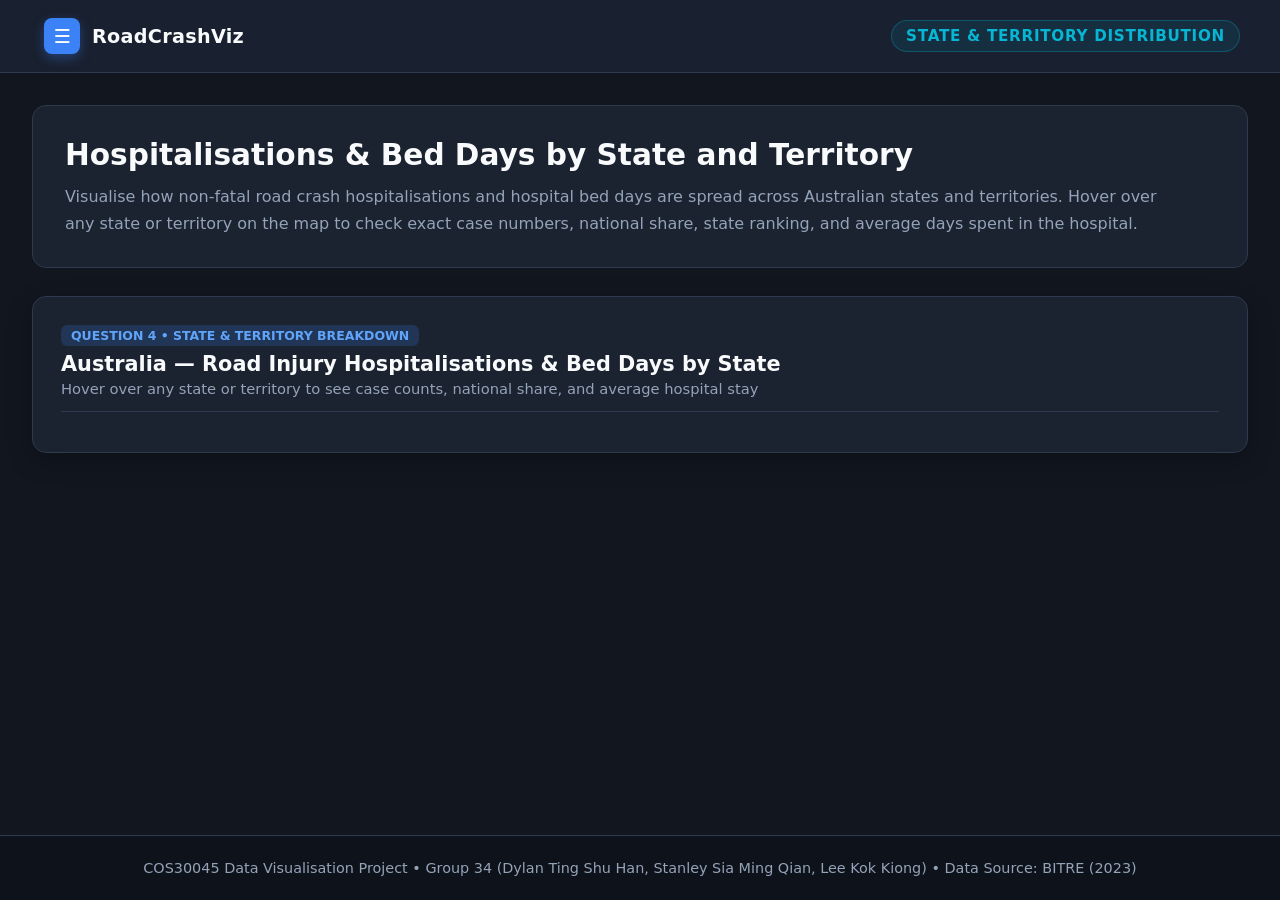
<file: q4_australia_map.html>
<!DOCTYPE html>
<html lang="en">
<head>
    <meta charset="UTF-8" />
    <meta name="viewport" content="width=device-width, initial-scale=1.0" />
    <title>State &amp; Territory Distribution | Road Crash Hospitalisations</title>
    <!-- Load D3.js v7 -->
    <script src="https://d3js.org/d3.v7.min.js"></script>
    <style>
        :root {
            --bg-dark: #12161f;
            --bg-card: #1b2230;
            --bg-panel: #151b26;
            --accent-blue: #3b82f6;
            --accent-cyan: #06b6d4;
            --accent-purple: #8b5cf6;
            --text-main: #f8fafc;
            --text-muted: #94a3b8;
            --border-color: #2e3a4f;
        }

        * {
            margin: 0;
            padding: 0;
            box-sizing: border-box;
            font-family: 'Segoe UI', system-ui, -apple-system, sans-serif;
        }

        body {
            background-color: var(--bg-dark);
            color: var(--text-main);
            min-height: 100vh;
            display: flex;
            flex-direction: column;
        }

        /* Responsive Top Navigation Bar */
        .navbar {
            display: flex;
            justify-content: space-between;
            align-items: center;
            flex-wrap: wrap;
            gap: 12px 20px;
            background-color: rgba(27, 34, 48, 0.96);
            backdrop-filter: blur(10px);
            padding: 14px clamp(16px, 4vw, 40px);
            border-bottom: 1px solid var(--border-color);
            position: sticky;
            top: 0;
            z-index: 200;
        }

        .nav-left {
            position: relative;
            display: flex;
            align-items: center;
            flex-shrink: 0;
        }

        .menu-toggle {
            display: flex;
            align-items: center;
            gap: 12px;
            background: transparent;
            border: none;
            color: var(--text-main);
            cursor: pointer;
            padding: 4px 10px 4px 4px;
            border-radius: 10px;
            transition: background 0.2s ease;
            white-space: nowrap;
        }

        .menu-toggle:hover {
            background: rgba(255, 255, 255, 0.06);
        }

        .menu-icon {
            background: var(--accent-blue);
            color: white;
            width: 36px;
            height: 36px;
            border-radius: 8px;
            display: flex;
            align-items: center;
            justify-content: center;
            font-size: 1.2rem;
            font-weight: bold;
            flex-shrink: 0;
            box-shadow: 0 4px 12px rgba(59, 130, 246, 0.35);
            transition: background 0.2s ease;
        }

        .menu-toggle:hover .menu-icon {
            background: #2563eb;
        }

        .brand-title {
            font-size: clamp(1.05rem, 2vw, 1.2rem);
            font-weight: 700;
            letter-spacing: 0.3px;
            color: var(--text-main);
        }

        .page-indicator {
            font-size: clamp(0.8rem, 1.4vw, 0.95rem);
            font-weight: 700;
            color: var(--accent-cyan);
            letter-spacing: 0.7px;
            text-transform: uppercase;
            background: rgba(6, 182, 212, 0.1);
            border: 1px solid rgba(6, 182, 212, 0.28);
            padding: 6px 14px;
            border-radius: 999px;
            white-space: nowrap;
        }

        /* Left-Top Dropdown Navigation Menu */
        .dropdown-menu {
            position: absolute;
            top: calc(100% + 12px);
            left: 0;
            width: min(320px, calc(100vw - 32px));
            background-color: #1b2230;
            border: 1px solid var(--border-color);
            border-radius: 12px;
            box-shadow: 0 16px 36px rgba(0, 0, 0, 0.55);
            padding: 10px;
            display: none;
            flex-direction: column;
            gap: 6px;
            z-index: 300;
        }

        .dropdown-menu.open {
            display: flex;
        }

        .dropdown-header {
            font-size: 0.75rem;
            text-transform: uppercase;
            letter-spacing: 0.8px;
            color: var(--text-muted);
            padding: 8px 12px 4px;
            font-weight: 700;
        }

        .dropdown-link {
            display: flex;
            flex-direction: column;
            text-decoration: none;
            padding: 10px 14px;
            border-radius: 8px;
            transition: all 0.2s ease;
            border: 1px solid transparent;
        }

        .dropdown-link:hover {
            background-color: rgba(59, 130, 246, 0.12);
            border-color: rgba(59, 130, 246, 0.3);
        }

        .dropdown-link.active {
            background-color: rgba(59, 130, 246, 0.2);
            border-color: rgba(59, 130, 246, 0.5);
        }

        .dropdown-link-title {
            font-size: 0.95rem;
            font-weight: 700;
            color: var(--text-main);
            margin-bottom: 2px;
        }

        .dropdown-link-sub {
            font-size: 0.8rem;
            color: var(--text-muted);
        }

        /* Main Container */
        .container {
            width: 100%;
            max-width: 1420px;
            margin: 0 auto;
            padding: clamp(20px, 3vw, 32px) clamp(16px, 3vw, 32px);
            flex: 1;
        }

        /* Page Intro Header */
        .page-header {
            background-color: var(--bg-card);
            border: 1px solid var(--border-color);
            border-radius: 14px;
            padding: clamp(22px, 3vw, 30px) clamp(20px, 3vw, 32px);
            margin-bottom: 28px;
        }

        .page-header h1 {
            font-size: clamp(1.45rem, 2.8vw, 1.85rem);
            margin-bottom: 10px;
            color: var(--text-main);
            line-height: 1.3;
        }

        .page-header p {
            color: var(--text-muted);
            line-height: 1.65;
            font-size: 1rem;
            max-width: 1100px;
        }

        /* Chart Card Container */
        .chart-card {
            position: relative;
            background-color: var(--bg-card);
            border-radius: 14px;
            box-shadow: 0 8px 24px rgba(0, 0, 0, 0.25);
            padding: clamp(18px, 3vw, 28px);
            border: 1px solid var(--border-color);
            margin-bottom: 28px;
        }

        .chart-header {
            display: flex;
            justify-content: space-between;
            align-items: flex-start;
            flex-wrap: wrap;
            gap: 16px;
            margin-bottom: 12px;
            padding-bottom: 14px;
            border-bottom: 1px solid var(--border-color);
        }

        .q-badge {
            display: inline-block;
            background: rgba(59, 130, 246, 0.2);
            color: #60a5fa;
            font-size: 0.78rem;
            font-weight: 700;
            padding: 3px 10px;
            border-radius: 6px;
            margin-bottom: 6px;
            text-transform: uppercase;
        }

        .chart-title {
            font-size: clamp(1.1rem, 2vw, 1.3rem);
            font-weight: 700;
            color: var(--text-main);
            margin-bottom: 4px;
        }

        .chart-subtitle {
            font-size: 0.92rem;
            color: var(--text-muted);
        }

        #q4-map-container {
            width: 100%;
            display: flex;
            justify-content: center;
            align-items: center;
            position: relative;
        }

        svg#australia-map {
            width: 100%;
            height: auto;
            display: block;
            margin: 0 auto;
            overflow: visible;
        }

        /* State polygon styling */
        .state-path {
            stroke: #0f172a;
            stroke-width: 1.2px;
            cursor: pointer;
            transition: opacity 0.2s ease, stroke-width 0.2s ease, filter 0.2s ease;
        }

        .state-path:hover,
        .state-path.active-hover {
            stroke: #38bdf8;
            stroke-width: 2.5px;
            filter: brightness(1.08);
        }

        /* State text labels directly on the map */
        .state-label {
            font-family: 'Segoe UI', system-ui, -apple-system, sans-serif;
            font-size: 15px;
            font-weight: 700;
            fill: #f8fafc;
            text-anchor: middle;
            pointer-events: none;
            paint-order: stroke;
            stroke: rgba(15, 23, 42, 0.92);
            stroke-width: 4px;
            stroke-linecap: round;
            stroke-linejoin: round;
        }

        .state-label.act-label {
            font-size: 11px;
            font-weight: 700;
        }

        /* Legend Axis Styling */
        .legend-axis text {
            fill: #cbd5e1;
            font-size: 12px;
        }

        .legend-axis line {
            stroke: #64748b;
        }

        /* Floating Pointer Tooltip */
        .q4-tooltip {
            position: fixed;
            pointer-events: none;
            background: rgba(15, 23, 42, 0.96);
            color: #f8fafc;
            padding: 14px 16px;
            border-radius: 10px;
            font-size: 0.88rem;
            line-height: 1.55;
            box-shadow: 0 10px 25px rgba(0, 0, 0, 0.45);
            border: 1px solid #475569;
            opacity: 0;
            transform: translateY(4px);
            transition: opacity 0.15s ease, transform 0.15s ease;
            z-index: 9999;
            min-width: 245px;
        }

        .q4-tooltip.visible {
            opacity: 1;
            transform: translateY(0);
        }

        .q4-tooltip-header {
            display: flex;
            align-items: center;
            justify-content: space-between;
            gap: 12px;
            border-bottom: 1px solid #334155;
            padding-bottom: 6px;
            margin-bottom: 8px;
            font-weight: 700;
            font-size: 0.96rem;
            color: #38bdf8;
        }

        .q4-tooltip-badge {
            background: rgba(59, 130, 246, 0.22);
            color: #93c5fd;
            border: 1px solid rgba(59, 130, 246, 0.4);
            padding: 2px 8px;
            border-radius: 5px;
            font-size: 0.78rem;
            font-weight: 700;
        }

        .q4-tooltip-row {
            display: flex;
            justify-content: space-between;
            gap: 16px;
            margin: 3px 0;
        }

        .q4-tooltip-label {
            color: #cbd5e1;
        }

        .q4-tooltip-value {
            font-weight: 700;
            color: #ffffff;
        }

        footer {
            text-align: center;
            padding: 24px 16px;
            margin-top: 20px;
            border-top: 1px solid var(--border-color);
            color: var(--text-muted);
            font-size: 0.9rem;
            background-color: #0e121a;
        }
    </style>
</head>
<body>

    <!-- Responsive Top Navigation Bar -->
    <nav class="navbar">
        <div class="nav-left">
            <button class="menu-toggle" id="menuBtn" aria-label="Toggle Navigation Menu">
                <span class="menu-icon">☰</span>
                <span class="brand-title">RoadCrashViz</span>
            </button>

            <!-- Dropdown Menu for All Project Pages -->
            <div class="dropdown-menu" id="dropdownMenu">
                <div class="dropdown-header">Choose a Section</div>
                <a href="index.html" class="dropdown-link">
                    <span class="dropdown-link-title">Dashboard Overview</span>
                    <span class="dropdown-link-sub">Project background, goals &amp; team</span>
                </a>
                <a href="Q1_2_3.html" class="dropdown-link">
                    <span class="dropdown-link-title">National Trends &amp; Road Users</span>
                    <span class="dropdown-link-sub">Q1 yearly trends, Q2 road user changes &amp; Q3 bed days</span>
                </a>
                <a href="q4_australia_map.html" class="dropdown-link active">
                    <span class="dropdown-link-title">State &amp; Territory Distribution</span>
                    <span class="dropdown-link-sub">Q4 state-by-state map across Australia</span>
                </a>
                <a href="q5_first_nations.html" class="dropdown-link">
                    <span class="dropdown-link-title">First Nations Clinical Severity</span>
                    <span class="dropdown-link-sub">Q5 hospital stay lengths for First Nations patients</span>
                </a>
            </div>
        </div>

        <div class="page-indicator">State &amp; Territory Distribution</div>
    </nav>

    <main class="container">
        <!-- Page Intro Header -->
        <header class="page-header">
            <h1>Hospitalisations &amp; Bed Days by State and Territory</h1>
            <p>
                Visualise how non-fatal road crash hospitalisations and hospital bed days are spread across Australian states and territories. Hover over any state or territory on the map to check exact case numbers, national share, state ranking, and average days spent in the hospital.
            </p>
        </header>

        <!-- Q4 Map Card -->
        <section class="chart-card">
            <div class="chart-header">
                <div>
                    <span class="q-badge">Question 4 • State &amp; Territory Breakdown</span>
                    <h2 class="chart-title">Australia — Road Injury Hospitalisations &amp; Bed Days by State</h2>
                    <p class="chart-subtitle">Hover over any state or territory to see case counts, national share, and average hospital stay</p>
                </div>
            </div>

            <!-- Map SVG Container -->
            <div id="q4-map-container"></div>
        </section>
    </main>

    <!-- Tooltip Element -->
    <div id="q4-tooltip" class="q4-tooltip"></div>

    <footer>
        COS30045 Data Visualisation Project • Group 34 (Dylan Ting Shu Han, Stanley Sia Ming Qian, Lee Kok Kiong) • Data Source: BITRE (2023)
    </footer>

    <script>
        // Top-Left Navigation Dropdown Toggle
        const menuBtn = document.getElementById("menuBtn");
        const dropdownMenu = document.getElementById("dropdownMenu");

        menuBtn.addEventListener("click", (e) => {
            e.stopPropagation();
            dropdownMenu.classList.toggle("open");
        });

        document.addEventListener("click", (e) => {
            if (!dropdownMenu.contains(e.target) && !menuBtn.contains(e.target)) {
                dropdownMenu.classList.remove("open");
            }
        });

        // Q4 Map Implementation (Centered Landmass Projection)
        (function () {
            const width = 1120;
            const height = 740;

            const stateMeta = {
                "WA":  { fullName: "Western Australia",            code: "WA",  color: "#5c9ce6", labelOffset: [0, 0] },
                "NT":  { fullName: "Northern Territory",           code: "NT",  color: "#69c2b0", labelOffset: [0, -10] },
                "QLD": { fullName: "Queensland",                   code: "Qld", color: "#8c82c9", labelOffset: [0, 12] },
                "SA":  { fullName: "South Australia",              code: "SA",  color: "#d4b9ad", labelOffset: [0, -16] },
                "NSW": { fullName: "New South Wales",              code: "NSW", color: "#7bc665", labelOffset: [-12, -6] },
                "VIC": { fullName: "Victoria",                     code: "Vic", color: "#58b581", labelOffset: [-10, 14] },
                "TAS": { fullName: "Tasmania",                     code: "Tas", color: "#e6a8d7", labelOffset: [0, 54] },
                "ACT": { fullName: "Australian Capital Territory", code: "ACT", color: "#e11d48", labelOffset: [-24, -28] }
            };

            const nameToCode = {};
            Object.keys(stateMeta).forEach(code => {
                nameToCode[stateMeta[code].fullName.toUpperCase()] = code;
            });

            const fallbackCsvData = [
                { State: "ACT", Hospitalisations: 740,   Bed_Days: 2739 },
                { State: "NSW", Hospitalisations: 9003,  Bed_Days: 55098 },
                { State: "NT",  Hospitalisations: 710,   Bed_Days: 4073 },
                { State: "Qld", Hospitalisations: 10447, Bed_Days: 40889 },
                { State: "SA",  Hospitalisations: 2632,  Bed_Days: 11852 },
                { State: "Tas", Hospitalisations: 805,   Bed_Days: 4860 },
                { State: "Vic", Hospitalisations: 11130, Bed_Days: 54699 },
                { State: "WA",  Hospitalisations: 3568,  Bed_Days: 22288 }
            ];

            const svg = d3.select("#q4-map-container")
                .append("svg")
                .attr("id", "australia-map")
                .attr("viewBox", `0 0 ${width} ${height}`)
                .attr("preserveAspectRatio", "xMidYMid meet");

            const defs = svg.append("defs");
            const filter = defs.append("filter")
                .attr("id", "continent-shadow")
                .attr("x", "-15%")
                .attr("y", "-15%")
                .attr("width", "130%")
                .attr("height", "130%");

            filter.append("feDropShadow")
                .attr("dx", "-8")
                .attr("dy", "10")
                .attr("stdDeviation", "12")
                .attr("flood-color", "#000000")
                .attr("flood-opacity", "0.55");

            const mapGroup = svg.append("g").attr("class", "map-layers");
            const polygonGroup = mapGroup.append("g")
                .attr("class", "states-layer")
                .attr("filter", "url(#continent-shadow)");
            const labelGroup = mapGroup.append("g").attr("class", "labels-layer");
            const legendGroup = svg.append("g").attr("class", "legend-layer");

            const tooltip = d3.select("#q4-tooltip");
            const formatComma = d3.format(",");
            const formatDecimal = d3.format(".2f");

            const geoJsonUrl = "https://raw.githubusercontent.com/rowanhogan/australian-states/master/states.geojson";

            // Extract the primary landmass ring of each state so distant offshore islands do not skew centering
            function getMainLandmassGeo(geoData) {
                const mainFeatures = geoData.features.map(f => {
                    const geom = f.geometry;
                    if (!geom) return f;
                    if (geom.type === "MultiPolygon") {
                        let largestPoly = geom.coordinates[0];
                        let maxPoints = 0;
                        geom.coordinates.forEach(poly => {
                            const count = poly[0] ? poly[0].length : 0;
                            if (count > maxPoints) {
                                maxPoints = count;
                                largestPoly = poly;
                            }
                        });
                        return {
                            type: "Feature",
                            properties: f.properties,
                            geometry: { type: "Polygon", coordinates: largestPoly }
                        };
                    }
                    return f;
                });
                return { type: "FeatureCollection", features: mainFeatures };
            }

            Promise.all([
                d3.json(geoJsonUrl),
                d3.csv("q4_state_distribution.csv").catch(() => fallbackCsvData)
            ]).then(([geoData, rawCsv]) => {
                const csvRows = (rawCsv && rawCsv.length > 0) ? rawCsv : fallbackCsvData;

                const parsedData = csvRows.map(d => ({
                    rawCode: String(d.State).trim(),
                    normCode: String(d.State).trim().toUpperCase(),
                    hospitalisations: +d.Hospitalisations,
                    bedDays: +d.Bed_Days
                }));

                const totalHospitalisations = d3.sum(parsedData, d => d.hospitalisations);
                const totalBedDays = d3.sum(parsedData, d => d.bedDays);

                parsedData.sort((a, b) => d3.descending(a.hospitalisations, b.hospitalisations));
                parsedData.forEach((d, idx) => {
                    d.rank = idx + 1;
                    d.sharePct = (d.hospitalisations / totalHospitalisations) * 100;
                    d.bedDaySharePct = (d.bedDays / totalBedDays) * 100;
                    d.avgBedDays = d.bedDays / d.hospitalisations;
                });

                const dataByCode = new Map(parsedData.map(d => [d.normCode, d]));

                const maxHosp = d3.max(parsedData, d => d.hospitalisations);
                const choroplethScale = d3.scaleSequential()
                    .domain([0, maxHosp * 1.05])
                    .interpolator(d3.interpolateYlGnBu);

                // Fit projection using the primary landmass so Australia is dead-center inside the card
                const mainLandGeo = getMainLandmassGeo(geoData);
                const projection = d3.geoMercator()
                    .fitExtent([[110, 20], [width - 110, height - 35]], mainLandGeo);

                const pathGenerator = d3.geoPath().projection(projection);

                function getFeatureCode(feature) {
                    const props = feature.properties || {};
                    const rawName = (props.STATE_NAME || props.name || props.STE_NAME16 || props.STE_NAME21 || "").trim().toUpperCase();
                    return nameToCode[rawName] || rawName;
                }

                const sortedFeatures = [...geoData.features].sort((a, b) => {
                    const codeA = getFeatureCode(a);
                    const codeB = getFeatureCode(b);
                    if (codeA === "ACT") return 1;
                    if (codeB === "ACT") return -1;
                    return 0;
                });

                polygonGroup.selectAll("path.state-path")
                    .data(sortedFeatures)
                    .join("path")
                    .attr("class", "state-path")
                    .attr("id", d => `state-${getFeatureCode(d)}`)
                    .attr("d", pathGenerator)
                    .attr("fill", d => {
                        const code = getFeatureCode(d);
                        const stateRecord = dataByCode.get(code);
                        if (code === "ACT") return "#e11d48";
                        return stateRecord ? choroplethScale(stateRecord.hospitalisations) : "#475569";
                    })
                    .on("mouseover", function (event, d) {
                        d3.select(this).classed("active-hover", true);
                        showTooltip(event, d);
                    })
                    .on("mousemove", function (event) {
                        moveTooltip(event);
                    })
                    .on("mouseout", function () {
                        d3.select(this).classed("active-hover", false);
                        hideTooltip();
                    });

                sortedFeatures.forEach(feature => {
                    const code = getFeatureCode(feature);
                    const meta = stateMeta[code];
                    if (!meta) return;

                    const centroid = pathGenerator.centroid(feature);
                    if (isNaN(centroid[0]) || isNaN(centroid[1])) return;

                    const [dx, dy] = meta.labelOffset;
                    const labelX = centroid[0] + dx;
                    const labelY = centroid[1] + dy;

                    if (code === "ACT") {
                        const actText = labelGroup.append("text")
                            .attr("class", "state-label act-label")
                            .attr("x", labelX)
                            .attr("y", labelY - 14);

                        ["Australian", "Capital", "Territory"].forEach((word, i) => {
                            actText.append("tspan")
                                .attr("x", labelX)
                                .attr("dy", i === 0 ? 0 : "1.1em")
                                .text(word);
                        });
                    } else {
                        labelGroup.append("text")
                            .attr("class", "state-label")
                            .attr("x", labelX)
                            .attr("y", labelY)
                            .text(meta.fullName);
                    }
                });

                drawColorLegend(legendGroup, choroplethScale, maxHosp);

                function showTooltip(event, feature) {
                    const code = getFeatureCode(feature);
                    const meta = stateMeta[code] || { fullName: code, code: code };
                    const stats = dataByCode.get(code);

                    if (!stats) return;

                    tooltip.html(`
                        <div class="q4-tooltip-header">
                            <span>${meta.fullName} (${meta.code})</span>
                            <span class="q4-tooltip-badge">Rank #${stats.rank}</span>
                        </div>
                        <div class="q4-tooltip-row">
                            <span class="q4-tooltip-label">Hospitalisations:</span>
                            <span class="q4-tooltip-value">${formatComma(stats.hospitalisations)} (${formatDecimal(stats.sharePct)}%)</span>
                        </div>
                        <div class="q4-tooltip-row">
                            <span class="q4-tooltip-label">Total Bed Days:</span>
                            <span class="q4-tooltip-value">${formatComma(stats.bedDays)} (${formatDecimal(stats.bedDaySharePct)}%)</span>
                        </div>
                        <div class="q4-tooltip-row">
                            <span class="q4-tooltip-label">Average Stay:</span>
                            <span class="q4-tooltip-value">${formatDecimal(stats.avgBedDays)} days</span>
                        </div>
                    `);

                    tooltip.classed("visible", true);
                    moveTooltip(event);
                }

                function moveTooltip(event) {
                    const padding = 16;
                    const tooltipNode = tooltip.node();
                    const rect = tooltipNode.getBoundingClientRect();

                    let left = event.clientX + padding;
                    let top = event.clientY - rect.height / 2;

                    if (left + rect.width > window.innerWidth - 12) {
                        left = event.clientX - rect.width - padding;
                    }
                    if (top < 12) top = 12;
                    if (top + rect.height > window.innerHeight - 12) {
                        top = window.innerHeight - rect.height - 12;
                    }

                    tooltip
                        .style("left", `${left}px`)
                        .style("top", `${top}px`);
                }

                function hideTooltip() {
                    tooltip.classed("visible", false);
                }

                function drawColorLegend(container, scale, maxVal) {
                    const legendWidth = 250;
                    const legendHeight = 14;
                    const legendX = 40;
                    const legendY = height - 48;

                    const gradId = "q4-choropleth-gradient";
                    const linearGrad = defs.append("linearGradient")
                        .attr("id", gradId)
                        .attr("x1", "0%")
                        .attr("x2", "100%")
                        .attr("y1", "0%")
                        .attr("y2", "0%");

                    d3.range(0, 1.01, 0.1).forEach(t => {
                        linearGrad.append("stop")
                            .attr("offset", `${t * 100}%`)
                            .attr("stop-color", scale(t * maxVal));
                    });

                    const g = container.append("g")
                        .attr("transform", `translate(${legendX}, ${legendY})`);

                    g.append("text")
                        .attr("x", 0)
                        .attr("y", -10)
                        .attr("font-size", "13px")
                        .attr("font-weight", "700")
                        .attr("fill", "#e2e8f0")
                        .text("Hospitalisations Volume");

                    g.append("rect")
                        .attr("width", legendWidth)
                        .attr("height", legendHeight)
                        .attr("rx", 4)
                        .style("fill", `url(#${gradId})`)
                        .style("stroke", "#475569")
                        .style("stroke-width", 1);

                    const legendScale = d3.scaleLinear()
                        .domain([0, maxVal])
                        .range([0, legendWidth]);

                    const legendAxis = d3.axisBottom(legendScale)
                        .tickValues([0, 4000, 8000, maxVal])
                        .tickFormat(d3.format(",.0f"))
                        .tickSize(4);

                    g.append("g")
                        .attr("class", "legend-axis")
                        .attr("transform", `translate(0, ${legendHeight})`)
                        .call(legendAxis)
                        .select(".domain")
                        .remove();
                }
            });
        })();
    </script>
</body>
</html>
</file>
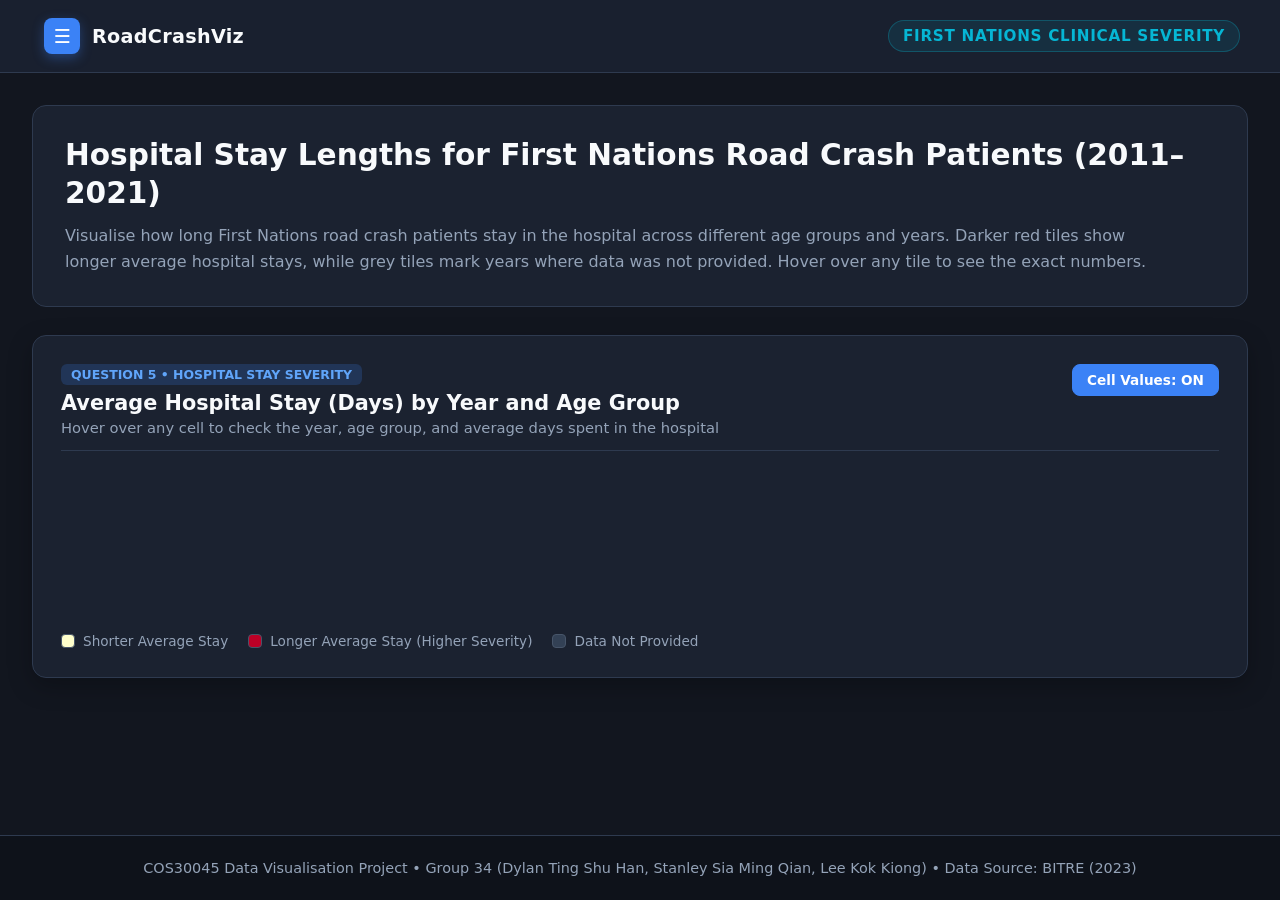
<file: q5_first_nations.html>
<!DOCTYPE html>
<html lang="en">
<head>
    <meta charset="UTF-8" />
    <meta name="viewport" content="width=device-width, initial-scale=1.0" />
    <title>First Nations Clinical Severity | Road Crash Hospitalisations</title>
    <!-- Load D3.js v7 -->
    <script src="https://d3js.org/d3.v7.min.js"></script>
    <style>
        :root {
            --bg-dark: #12161f;
            --bg-card: #1b2230;
            --bg-panel: #151b26;
            --accent-blue: #3b82f6;
            --accent-cyan: #06b6d4;
            --accent-purple: #8b5cf6;
            --text-main: #f8fafc;
            --text-muted: #94a3b8;
            --border-color: #2e3a4f;
        }

        * {
            margin: 0;
            padding: 0;
            box-sizing: border-box;
            font-family: 'Segoe UI', system-ui, -apple-system, sans-serif;
        }

        body {
            background-color: var(--bg-dark);
            color: var(--text-main);
            min-height: 100vh;
            display: flex;
            flex-direction: column;
        }

        /* Responsive Top Navigation Bar */
        .navbar {
            display: flex;
            justify-content: space-between;
            align-items: center;
            flex-wrap: wrap;
            gap: 12px 20px;
            background-color: rgba(27, 34, 48, 0.96);
            backdrop-filter: blur(10px);
            padding: 14px clamp(16px, 4vw, 40px);
            border-bottom: 1px solid var(--border-color);
            position: sticky;
            top: 0;
            z-index: 200;
        }

        .nav-left {
            position: relative;
            display: flex;
            align-items: center;
            flex-shrink: 0;
        }

        .menu-toggle {
            display: flex;
            align-items: center;
            gap: 12px;
            background: transparent;
            border: none;
            color: var(--text-main);
            cursor: pointer;
            padding: 4px 10px 4px 4px;
            border-radius: 10px;
            transition: background 0.2s ease;
            white-space: nowrap;
        }

        .menu-toggle:hover {
            background: rgba(255, 255, 255, 0.06);
        }

        .menu-icon {
            background: var(--accent-blue);
            color: white;
            width: 36px;
            height: 36px;
            border-radius: 8px;
            display: flex;
            align-items: center;
            justify-content: center;
            font-size: 1.2rem;
            font-weight: bold;
            flex-shrink: 0;
            box-shadow: 0 4px 12px rgba(59, 130, 246, 0.35);
            transition: background 0.2s ease;
        }

        .menu-toggle:hover .menu-icon {
            background: #2563eb;
        }

        .brand-title {
            font-size: clamp(1.05rem, 2vw, 1.2rem);
            font-weight: 700;
            letter-spacing: 0.3px;
            color: var(--text-main);
        }

        .page-indicator {
            font-size: clamp(0.8rem, 1.4vw, 0.95rem);
            font-weight: 700;
            color: var(--accent-cyan);
            letter-spacing: 0.7px;
            text-transform: uppercase;
            background: rgba(6, 182, 212, 0.1);
            border: 1px solid rgba(6, 182, 212, 0.28);
            padding: 6px 14px;
            border-radius: 999px;
            white-space: nowrap;
        }

        /* Left-Top Dropdown Navigation Menu */
        .dropdown-menu {
            position: absolute;
            top: calc(100% + 12px);
            left: 0;
            width: min(320px, calc(100vw - 32px));
            background-color: #1b2230;
            border: 1px solid var(--border-color);
            border-radius: 12px;
            box-shadow: 0 16px 36px rgba(0, 0, 0, 0.55);
            padding: 10px;
            display: none;
            flex-direction: column;
            gap: 6px;
            z-index: 300;
        }

        .dropdown-menu.open {
            display: flex;
        }

        .dropdown-header {
            font-size: 0.75rem;
            text-transform: uppercase;
            letter-spacing: 0.8px;
            color: var(--text-muted);
            padding: 8px 12px 4px;
            font-weight: 700;
        }

        .dropdown-link {
            display: flex;
            flex-direction: column;
            text-decoration: none;
            padding: 10px 14px;
            border-radius: 8px;
            transition: all 0.2s ease;
            border: 1px solid transparent;
        }

        .dropdown-link:hover {
            background-color: rgba(59, 130, 246, 0.12);
            border-color: rgba(59, 130, 246, 0.3);
        }

        .dropdown-link.active {
            background-color: rgba(59, 130, 246, 0.2);
            border-color: rgba(59, 130, 246, 0.5);
        }

        .dropdown-link-title {
            font-size: 0.95rem;
            font-weight: 700;
            color: var(--text-main);
            margin-bottom: 2px;
        }

        .dropdown-link-sub {
            font-size: 0.8rem;
            color: var(--text-muted);
        }

        /* Main Container */
        .container {
            width: 100%;
            max-width: 1420px;
            margin: 0 auto;
            padding: clamp(20px, 3vw, 32px) clamp(16px, 3vw, 32px);
            flex: 1;
        }

        /* Page Intro Header */
        .page-header {
            background-color: var(--bg-card);
            border: 1px solid var(--border-color);
            border-radius: 14px;
            padding: clamp(22px, 3vw, 30px) clamp(20px, 3vw, 32px);
            margin-bottom: 28px;
        }

        .page-header h1 {
            font-size: clamp(1.45rem, 2.8vw, 1.85rem);
            margin-bottom: 10px;
            color: var(--text-main);
            line-height: 1.3;
        }

        .page-header p {
            color: var(--text-muted);
            line-height: 1.65;
            font-size: 1rem;
            max-width: 1100px;
        }

        /* Chart Card Container */
        .chart-card {
            background-color: var(--bg-card);
            border-radius: 14px;
            box-shadow: 0 8px 24px rgba(0, 0, 0, 0.25);
            padding: clamp(18px, 3vw, 28px);
            border: 1px solid var(--border-color);
            margin-bottom: 28px;
        }

        .chart-header {
            display: flex;
            justify-content: space-between;
            align-items: flex-start;
            flex-wrap: wrap;
            gap: 16px;
            margin-bottom: 18px;
            padding-bottom: 14px;
            border-bottom: 1px solid var(--border-color);
        }

        .q-badge {
            display: inline-block;
            background: rgba(59, 130, 246, 0.2);
            color: #60a5fa;
            font-size: 0.78rem;
            font-weight: 700;
            padding: 3px 10px;
            border-radius: 6px;
            margin-bottom: 6px;
            text-transform: uppercase;
        }

        .chart-title {
            font-size: clamp(1.1rem, 2vw, 1.3rem);
            font-weight: 700;
            color: var(--text-main);
            margin-bottom: 4px;
        }

        .chart-subtitle {
            font-size: 0.92rem;
            color: var(--text-muted);
        }

        /* Controls */
        .controls-group {
            display: flex;
            gap: 8px;
            flex-wrap: wrap;
            align-items: center;
        }

        .ctrl-btn {
            background-color: var(--bg-panel);
            color: var(--text-muted);
            border: 1px solid var(--border-color);
            padding: 7px 14px;
            border-radius: 8px;
            font-size: 0.85rem;
            font-weight: 600;
            cursor: pointer;
            transition: all 0.2s ease;
        }

        .ctrl-btn:hover {
            color: var(--text-main);
            border-color: var(--accent-blue);
        }

        .ctrl-btn.active {
            background-color: var(--accent-blue);
            color: #ffffff;
            border-color: var(--accent-blue);
        }

        .svg-container {
            width: 100%;
            display: flex;
            flex-direction: column;
            align-items: center;
            overflow-x: auto;
        }

        svg#q5-heatmap {
            width: 100%;
            height: auto;
            max-width: 1040px;
            overflow: visible;
        }

        /* Error / Status Notice */
        .status-box {
            display: none;
            background: rgba(239, 68, 68, 0.12);
            border: 1px solid rgba(239, 68, 68, 0.45);
            color: #fca5a5;
            padding: 18px 22px;
            border-radius: 10px;
            margin: 20px 0;
            font-size: 0.95rem;
            line-height: 1.6;
            max-width: 720px;
        }

        /* Heatmap Axes & Cell Styling */
        .x-axis text,
        .y-axis text,
        .legend-label {
            font-size: 12px;
            fill: #cbd5e1;
            font-weight: 500;
            transition: fill 0.15s ease, font-weight 0.15s ease;
        }

        .x-axis path,
        .y-axis path,
        .x-axis line,
        .y-axis line {
            stroke: #334155;
        }

        .axis-label {
            font-size: 13px;
            font-weight: 700;
            fill: #94a3b8;
        }

        .cell {
            transition: opacity 0.15s ease, filter 0.15s ease;
            cursor: pointer;
            stroke: #1b2230;
            stroke-width: 1.5px;
        }

        .cell.hovered {
            stroke: #ffffff;
            stroke-width: 3px;
            filter: drop-shadow(0 0 10px rgba(56, 189, 248, 0.85)) brightness(1.08);
        }

        .cell-val-text {
            font-size: 10.5px;
            font-weight: 700;
            pointer-events: none;
            text-anchor: middle;
            transition: opacity 0.15s ease;
        }

        /* Floating Tooltip */
        .q5-tooltip {
            position: fixed;
            pointer-events: none;
            background: rgba(15, 23, 42, 0.96);
            color: #f8fafc;
            padding: 14px 16px;
            border-radius: 10px;
            font-size: 0.88rem;
            line-height: 1.55;
            box-shadow: 0 10px 25px rgba(0, 0, 0, 0.45);
            border: 1px solid #475569;
            opacity: 0;
            transition: opacity 0.12s ease;
            z-index: 9999;
            min-width: 225px;
        }

        .tt-title {
            font-weight: 700;
            font-size: 0.96rem;
            color: #38bdf8;
            margin-bottom: 6px;
            border-bottom: 1px solid #334155;
            padding-bottom: 4px;
        }

        .tt-row {
            display: flex;
            justify-content: space-between;
            gap: 16px;
        }

        .tt-val {
            font-weight: 700;
            color: #ffffff;
        }

        /* Legend Bar */
        .legend-bar {
            display: flex;
            gap: 20px;
            flex-wrap: wrap;
            margin-top: 14px;
            font-size: 0.85rem;
            color: var(--text-muted);
        }

        .legend-item {
            display: flex;
            align-items: center;
            gap: 8px;
        }

        .legend-swatch {
            width: 14px;
            height: 14px;
            border-radius: 4px;
            border: 1px solid #475569;
        }

        footer {
            text-align: center;
            padding: 24px 16px;
            margin-top: 20px;
            border-top: 1px solid var(--border-color);
            color: var(--text-muted);
            font-size: 0.9rem;
            background-color: #0e121a;
        }
    </style>
</head>
<body>

    <!-- Responsive Top Navigation Bar -->
    <nav class="navbar">
        <div class="nav-left">
            <button class="menu-toggle" id="menuBtn" aria-label="Toggle Navigation Menu">
                <span class="menu-icon">☰</span>
                <span class="brand-title">RoadCrashViz</span>
            </button>

            <div class="dropdown-menu" id="dropdownMenu">
                <div class="dropdown-header">Choose a Section</div>
                <a href="index.html" class="dropdown-link">
                    <span class="dropdown-link-title">Dashboard Overview</span>
                    <span class="dropdown-link-sub">Project background, goals &amp; team</span>
                </a>
                <a href="Q1_2_3.html" class="dropdown-link">
                    <span class="dropdown-link-title">National Trends &amp; Road Users</span>
                    <span class="dropdown-link-sub">Q1 yearly trends, Q2 road user changes &amp; Q3 bed days</span>
                </a>
                <a href="q4_australia_map.html" class="dropdown-link">
                    <span class="dropdown-link-title">State &amp; Territory Distribution</span>
                    <span class="dropdown-link-sub">Q4 state-by-state map across Australia</span>
                </a>
                <a href="q5_first_nations.html" class="dropdown-link active">
                    <span class="dropdown-link-title">First Nations Clinical Severity</span>
                    <span class="dropdown-link-sub">Q5 hospital stay lengths for First Nations patients</span>
                </a>
            </div>
        </div>

        <div class="page-indicator">First Nations Clinical Severity</div>
    </nav>

    <main class="container">
        <!-- Page Intro Header -->
        <header class="page-header">
            <h1>Hospital Stay Lengths for First Nations Road Crash Patients (2011–2021)</h1>
            <p>
                Visualise how long First Nations road crash patients stay in the hospital across different age groups and years. Darker red tiles show longer average hospital stays, while grey tiles mark years where data was not provided. Hover over any tile to see the exact numbers.
            </p>
        </header>

        <!-- Q5 Heatmap Card -->
        <section class="chart-card">
            <div class="chart-header">
                <div>
                    <span class="q-badge">Question 5 • Hospital Stay Severity</span>
                    <h2 class="chart-title">Average Hospital Stay (Days) by Year and Age Group</h2>
                    <p class="chart-subtitle">Hover over any cell to check the year, age group, and average days spent in the hospital</p>
                </div>
                <div class="controls-group">
                    <button class="ctrl-btn active" id="btn-toggle-values">Cell Values: ON</button>
                </div>
            </div>

            <div class="svg-container">
                <div id="q5-status" class="status-box"></div>
                <svg id="q5-heatmap"></svg>
            </div>

            <div class="legend-bar">
                <div class="legend-item"><span class="legend-swatch" style="background:#ffffcc;"></span> Shorter Average Stay</div>
                <div class="legend-item"><span class="legend-swatch" style="background:#bd0026;"></span> Longer Average Stay (Higher Severity)</div>
                <div class="legend-item"><span class="legend-swatch" style="background:#334155;"></span> Data Not Provided</div>
            </div>
        </section>
    </main>

    <!-- Floating Tooltip -->
    <div id="tooltip" class="q5-tooltip"></div>

    <footer>
        COS30045 Data Visualisation Project • Group 34 (Dylan Ting Shu Han, Stanley Sia Ming Qian, Lee Kok Kiong) • Data Source: BITRE (2023)
    </footer>

    <script>
        // Top-Left Navigation Dropdown Toggle
        const menuBtn = document.getElementById("menuBtn");
        const dropdownMenu = document.getElementById("dropdownMenu");

        menuBtn.addEventListener("click", (e) => {
            e.stopPropagation();
            dropdownMenu.classList.toggle("open");
        });

        document.addEventListener("click", (e) => {
            if (!dropdownMenu.contains(e.target) && !menuBtn.contains(e.target)) {
                dropdownMenu.classList.remove("open");
            }
        });

        // Q5 Heatmap with Spotlight Hover Effect
        (function () {
            const statusBox = document.getElementById("q5-status");
            const tooltip = d3.select("#tooltip");

            function moveTooltip(event) {
                const pad = 16;
                let x = event.clientX + pad;
                let y = event.clientY + pad;
                const rect = tooltip.node().getBoundingClientRect();
                if (x + rect.width > window.innerWidth - 12) x = event.clientX - rect.width - pad;
                if (y + rect.height > window.innerHeight - 12) y = event.clientY - rect.height - pad;
                tooltip.style("left", x + "px").style("top", y + "px");
            }

            const candidatePaths = [
                "data/q5_first_nations_stay.csv",
                "q5_first_nations_stay.csv",
            ];

            async function loadFirstWorkingCsv(paths) {
                for (const path of paths) {
                    try {
                        const rows = await d3.csv(encodeURI(path));
                        if (rows && rows.length > 0) return rows;
                    } catch (err) {
                        // Try next candidate path
                    }
                }
                throw new Error("Could not find Q5 CSV file in data/ or root folder.");
            }

            loadFirstWorkingCsv(candidatePaths).then(function (rawData) {
                const data = rawData.map(row => {
                    const cleanRow = {};
                    Object.keys(row).forEach(k => {
                        const cleanKey = k.replace(/^\uFEFF/, "").trim().toLowerCase();
                        cleanRow[cleanKey] = row[k];
                    });

                    const yearVal = +(cleanRow["year"] ?? cleanRow["calendar year"] ?? cleanRow["calendar_year"]);
                    const ageVal = String(cleanRow["age_group"] ?? cleanRow["age group"] ?? cleanRow["age"] ?? "").trim();
                    const rawStay = cleanRow["avg_bed_days"] ?? cleanRow["avg bed days"] ?? cleanRow["avg_stay"] ?? "";
                    const stayNum = (rawStay === "" || rawStay == null) ? null : +rawStay;

                    return {
                        Year: yearVal,
                        Age_Group: ageVal,
                        Avg_Bed_Days: isNaN(stayNum) ? null : stayNum
                    };
                }).filter(d => !isNaN(d.Year) && d.Age_Group !== "");

                if (data.length === 0) {
                    statusBox.style.display = "block";
                    statusBox.innerHTML = "<strong>CSV Loaded, but columns didn't match:</strong> Check that the CSV has <code>Year</code>, <code>Age_Group</code>, and <code>Avg_Bed_Days</code> columns.";
                    return;
                }

                const width = 920;
                const height = 460;
                const margin = { top: 35, right: 125, bottom: 60, left: 95 };
                const innerWidth = width - margin.left - margin.right;
                const innerHeight = height - margin.top - margin.bottom;

                const svg = d3.select("#q5-heatmap")
                    .attr("width", width)
                    .attr("height", height)
                    .attr("viewBox", `0 0 ${width} ${height}`)
                    .attr("preserveAspectRatio", "xMidYMid meet");

                svg.selectAll("*").remove();

                const g = svg.append("g")
                    .attr("transform", `translate(${margin.left},${margin.top})`);

                const rawAgeGroups = Array.from(new Set(data.map(d => d.Age_Group)));
                const ageGroups = rawAgeGroups.sort((a, b) => {
                    const numA = parseInt(a, 10);
                    const numB = parseInt(b, 10);
                    if (isNaN(numA) && isNaN(numB)) return a.localeCompare(b);
                    if (isNaN(numA)) return 1;
                    if (isNaN(numB)) return -1;
                    return numA - numB;
                });

                const years = Array.from(new Set(data.map(d => d.Year))).sort((a, b) => a - b);

                const xScale = d3.scaleBand()
                    .domain(years)
                    .range([0, innerWidth])
                    .padding(0.06);

                const yScale = d3.scaleBand()
                    .domain(ageGroups)
                    .range([0, innerHeight])
                    .padding(0.06);

                const validVals = data.map(d => d.Avg_Bed_Days).filter(v => v !== null);
                const minVal = d3.min(validVals) ?? 0;
                const maxVal = d3.max(validVals) ?? 10;

                const colorScale = d3.scaleSequential()
                    .domain([minVal, maxVal])
                    .interpolator(d3.interpolateYlOrRd);

                // X Axis
                const xAxisG = g.append("g")
                    .attr("class", "x-axis")
                    .attr("transform", `translate(0, ${innerHeight})`)
                    .call(d3.axisBottom(xScale).tickFormat(d3.format("d")));

                g.append("text")
                    .attr("class", "axis-label x-label")
                    .attr("x", innerWidth / 2)
                    .attr("y", innerHeight + 44)
                    .attr("text-anchor", "middle")
                    .text("Calendar Year");

                // Y Axis
                const yAxisG = g.append("g")
                    .attr("class", "y-axis")
                    .call(d3.axisLeft(yScale));

                g.append("text")
                    .attr("class", "axis-label y-label")
                    .attr("transform", "rotate(-90)")
                    .attr("x", -innerHeight / 2)
                    .attr("y", -68)
                    .attr("text-anchor", "middle")
                    .text("Age Group");

                let showValues = true;
                const midPoint = minVal + (maxVal - minVal) * 0.52;

                // Helper to apply/reset visual hover state cleanly
                function setHeatmapHover(hoveredData) {
                    cells
                        .classed("hovered", d => hoveredData && d.Year === hoveredData.Year && d.Age_Group === hoveredData.Age_Group)
                        .style("opacity", d => (!hoveredData || (d.Year === hoveredData.Year && d.Age_Group === hoveredData.Age_Group)) ? 1 : 0.3);

                    cellLabels
                        .style("opacity", d => {
                            if (!showValues) return 0;
                            if (!hoveredData) return 1;
                            return (d.Year === hoveredData.Year && d.Age_Group === hoveredData.Age_Group) ? 1 : 0.35;
                        })
                        .style("font-size", d => (hoveredData && d.Year === hoveredData.Year && d.Age_Group === hoveredData.Age_Group) ? "12px" : "10.5px");

                    xAxisG.selectAll(".tick text")
                        .style("fill", yr => (!hoveredData) ? "#cbd5e1" : (yr === hoveredData.Year ? "#38bdf8" : "#64748b"))
                        .style("font-weight", yr => (hoveredData && yr === hoveredData.Year) ? "800" : "500");

                    yAxisG.selectAll(".tick text")
                        .style("fill", ag => (!hoveredData) ? "#cbd5e1" : (ag === hoveredData.Age_Group ? "#38bdf8" : "#64748b"))
                        .style("font-weight", ag => (hoveredData && ag === hoveredData.Age_Group) ? "800" : "500");
                }

                // Ensure hover resets completely when cursor leaves the heatmap SVG
                svg.on("mouseleave", function () {
                    setHeatmapHover(null);
                    tooltip.style("opacity", 0);
                });

                // Heatmap Cells
                const cells = g.selectAll(".cell")
                    .data(data)
                    .enter()
                    .append("rect")
                    .attr("class", "cell")
                    .attr("x", d => xScale(d.Year))
                    .attr("y", d => yScale(d.Age_Group))
                    .attr("width", xScale.bandwidth())
                    .attr("height", yScale.bandwidth())
                    .attr("fill", d => d.Avg_Bed_Days === null ? "#334155" : colorScale(d.Avg_Bed_Days))
                    .attr("rx", 4)
                    .attr("ry", 4)
                    .on("mouseenter", function (event, d) {
                        // Bring hovered tile and its label above neighboring borders
                        d3.select(this).raise();
                        cellLabels.filter(lbl => lbl.Year === d.Year && lbl.Age_Group === d.Age_Group).raise();

                        setHeatmapHover(d);

                        // Match tooltip value color dynamically to the hovered cell color (brightened slightly if very dark red)
                        let cellColor = "#94a3b8";
                        if (d.Avg_Bed_Days !== null) {
                            const c = d3.hsl(colorScale(d.Avg_Bed_Days));
                            if (c.l < 0.52) c.l = 0.56;
                            cellColor = c.formatHex();
                        }

                        const stayText = d.Avg_Bed_Days === null
                            ? `<span style="color:#94a3b8; font-weight:700;">Data Not Provided</span>`
                            : `<span class="tt-val" style="color:${cellColor};">${d.Avg_Bed_Days.toFixed(2)} days</span>`;

                        tooltip.style("opacity", 1).html(`
                            <div class="tt-title">Year ${d.Year} • ${d.Age_Group}</div>
                            <div class="tt-row"><span>Age Group:</span><span class="tt-val">${d.Age_Group}</span></div>
                            <div class="tt-row"><span>Average Stay:</span>${stayText}</div>
                        `);
                        moveTooltip(event);
                    })
                    .on("mousemove", moveTooltip)
                    .on("mouseleave", function () {
                        setHeatmapHover(null);
                        tooltip.style("opacity", 0);
                    });

                // Value Labels inside cells
                const cellLabels = g.selectAll(".cell-val-text")
                    .data(data)
                    .enter()
                    .append("text")
                    .attr("class", "cell-val-text")
                    .attr("x", d => xScale(d.Year) + xScale.bandwidth() / 2)
                    .attr("y", d => yScale(d.Age_Group) + yScale.bandwidth() / 2 + 4)
                    .attr("fill", d => {
                        if (d.Avg_Bed_Days === null) return "#94a3b8";
                        return d.Avg_Bed_Days > midPoint ? "#ffffff" : "#1e293b";
                    })
                    .text(d => d.Avg_Bed_Days === null ? "N/A" : d.Avg_Bed_Days.toFixed(1));

                d3.select("#btn-toggle-values").on("click", function () {
                    showValues = !showValues;
                    d3.select(this)
                        .classed("active", showValues)
                        .text(showValues ? "Cell Values: ON" : "Cell Values: OFF");
                    cellLabels.style("opacity", showValues ? 1 : 0);
                });

                // Color Scale Legend
                const legendWidth = 18;
                const legendHeight = 210;
                const legendX = innerWidth + 32;
                const legendY = (innerHeight - legendHeight) / 2 + 10;

                const defs = svg.append("defs");
                const linearGradient = defs.append("linearGradient")
                    .attr("id", "q5-linear-gradient")
                    .attr("x1", "0%").attr("y1", "100%")
                    .attr("x2", "0%").attr("y2", "0%");

                d3.range(0, 1.05, 0.1).forEach(t => {
                    linearGradient.append("stop")
                        .attr("offset", `${t * 100}%`)
                        .attr("stop-color", colorScale(minVal + t * (maxVal - minVal)));
                });

                g.append("text")
                    .attr("class", "axis-label")
                    .attr("x", legendX)
                    .attr("y", legendY - 12)
                    .attr("text-anchor", "start")
                    .text("Avg Stay (Days)");

                g.append("rect")
                    .attr("x", legendX)
                    .attr("y", legendY)
                    .attr("width", legendWidth)
                    .attr("height", legendHeight)
                    .attr("rx", 4)
                    .style("fill", "url(#q5-linear-gradient)")
                    .style("stroke", "#475569")
                    .style("stroke-width", 1);

                g.append("text")
                    .attr("class", "legend-label")
                    .attr("x", legendX + legendWidth + 8)
                    .attr("y", legendY + 10)
                    .text(`${maxVal.toFixed(2)} d`);

                g.append("text")
                    .attr("class", "legend-label")
                    .attr("x", legendX + legendWidth + 8)
                    .attr("y", legendY + legendHeight)
                    .text(`${minVal.toFixed(2)} d`);

            }).catch(function (error) {
                statusBox.style.display = "block";
                statusBox.innerHTML = `<strong>CSV File Not Found Locally:</strong> Open <strong>GitHub Desktop</strong> and click <strong>Pull origin</strong> so <code>data/q5_first_nations_stay.csv</code> downloads into your project folder, then refresh this page.`;
                console.error(error);
            });
        })();
    </script>
</body>
</html>
</file>
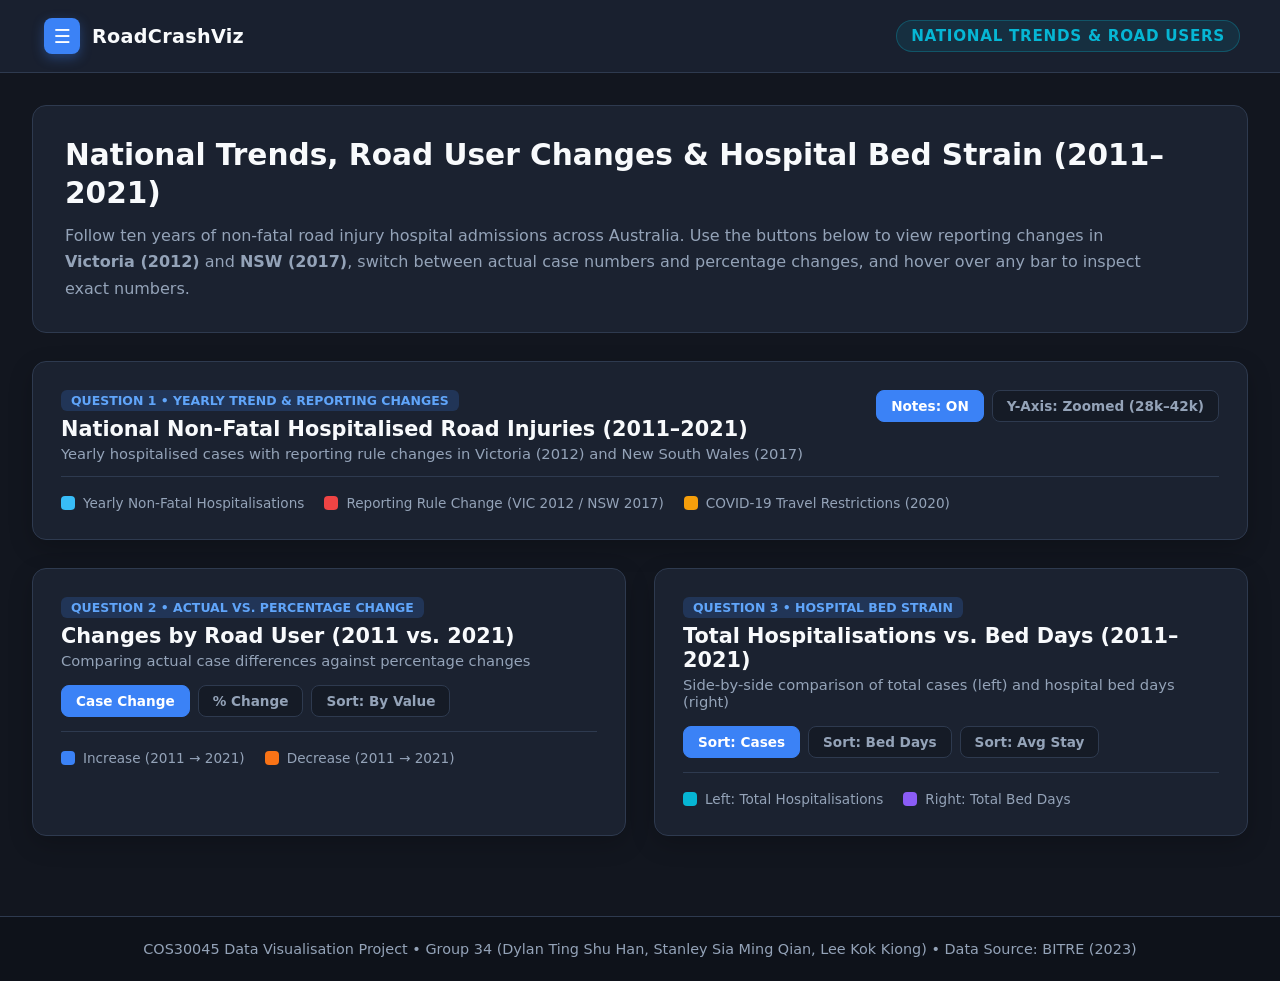
<file: html/q1_2_3.html>
<!DOCTYPE html>
<html lang="en">
<head>
    <meta charset="UTF-8">
    <meta name="viewport" content="width=device-width, initial-scale=1.0">
    <title>National Trends & Road Users | Road Crash Hospitalisations</title>
    <script src="https://d3js.org/d3.v7.min.js"></script>
    <style>
        :root {
            --bg-dark: #12161f;
            --bg-card: #1b2230;
            --bg-panel: #151b26;
            --accent-blue: #3b82f6;
            --accent-cyan: #06b6d4;
            --accent-orange: #f97316;
            --accent-red: #ef4444;
            --accent-purple: #8b5cf6;
            --text-main: #f8fafc;
            --text-muted: #94a3b8;
            --border-color: #2e3a4f;
        }

        * {
            margin: 0;
            padding: 0;
            box-sizing: border-box;
            font-family: 'Segoe UI', system-ui, -apple-system, sans-serif;
        }

        body {
            background-color: var(--bg-dark);
            color: var(--text-main);
            min-height: 100vh;
            display: flex;
            flex-direction: column;
        }

        .navbar {
            display: flex;
            justify-content: space-between;
            align-items: center;
            flex-wrap: wrap;
            gap: 12px 20px;
            background-color: rgba(27, 34, 48, 0.96);
            backdrop-filter: blur(10px);
            padding: 14px clamp(16px, 4vw, 40px);
            border-bottom: 1px solid var(--border-color);
            position: sticky;
            top: 0;
            z-index: 200;
        }

        .nav-left {
            position: relative;
            display: flex;
            align-items: center;
            flex-shrink: 0;
        }

        .menu-toggle {
            display: flex;
            align-items: center;
            gap: 12px;
            background: transparent;
            border: none;
            color: var(--text-main);
            cursor: pointer;
            padding: 4px 10px 4px 4px;
            border-radius: 10px;
            transition: background 0.2s ease;
            white-space: nowrap;
        }

        .menu-toggle:hover {
            background: rgba(255, 255, 255, 0.06);
        }

        .menu-icon {
            background: var(--accent-blue);
            color: white;
            width: 36px;
            height: 36px;
            border-radius: 8px;
            display: flex;
            align-items: center;
            justify-content: center;
            font-size: 1.2rem;
            font-weight: bold;
            flex-shrink: 0;
            box-shadow: 0 4px 12px rgba(59, 130, 246, 0.35);
            transition: background 0.2s ease;
        }

        .menu-toggle:hover .menu-icon {
            background: #2563eb;
        }

        .brand-title {
            font-size: clamp(1.05rem, 2vw, 1.2rem);
            font-weight: 700;
            letter-spacing: 0.3px;
            color: var(--text-main);
        }

        .page-indicator {
            font-size: clamp(0.8rem, 1.4vw, 0.95rem);
            font-weight: 700;
            color: var(--accent-cyan);
            letter-spacing: 0.7px;
            text-transform: uppercase;
            background: rgba(6, 182, 212, 0.1);
            border: 1px solid rgba(6, 182, 212, 0.28);
            padding: 6px 14px;
            border-radius: 999px;
            white-space: nowrap;
        }

        .dropdown-menu {
            position: absolute;
            top: calc(100% + 12px);
            left: 0;
            width: min(320px, calc(100vw - 32px));
            background-color: #1b2230;
            border: 1px solid var(--border-color);
            border-radius: 12px;
            box-shadow: 0 16px 36px rgba(0, 0, 0, 0.55);
            padding: 10px;
            display: none;
            flex-direction: column;
            gap: 6px;
            z-index: 300;
        }

        .dropdown-menu.open {
            display: flex;
        }

        .dropdown-header {
            font-size: 0.75rem;
            text-transform: uppercase;
            letter-spacing: 0.8px;
            color: var(--text-muted);
            padding: 8px 12px 4px;
            font-weight: 700;
        }

        .dropdown-link {
            display: flex;
            flex-direction: column;
            text-decoration: none;
            padding: 10px 14px;
            border-radius: 8px;
            transition: all 0.2s ease;
            border: 1px solid transparent;
        }

        .dropdown-link:hover {
            background-color: rgba(59, 130, 246, 0.12);
            border-color: rgba(59, 130, 246, 0.3);
        }

        .dropdown-link.active {
            background-color: rgba(59, 130, 246, 0.2);
            border-color: rgba(59, 130, 246, 0.5);
        }

        .dropdown-link-title {
            font-size: 0.95rem;
            font-weight: 700;
            color: var(--text-main);
            margin-bottom: 2px;
        }

        .dropdown-link-sub {
            font-size: 0.8rem;
            color: var(--text-muted);
        }

        .container {
            width: 100%;
            max-width: 1420px;
            margin: 0 auto;
            padding: clamp(20px, 3vw, 32px) clamp(16px, 3vw, 32px);
            flex: 1;
        }

        .page-header {
            background-color: var(--bg-card);
            border: 1px solid var(--border-color);
            border-radius: 14px;
            padding: clamp(22px, 3vw, 30px) clamp(20px, 3vw, 32px);
            margin-bottom: 28px;
        }

        .page-header h1 {
            font-size: clamp(1.45rem, 2.8vw, 1.85rem);
            margin-bottom: 10px;
            color: var(--text-main);
            line-height: 1.3;
        }

        .page-header p {
            color: var(--text-muted);
            line-height: 1.65;
            font-size: 1rem;
            max-width: 1100px;
        }

        .chart-card {
            background-color: var(--bg-card);
            border: 1px solid var(--border-color);
            border-radius: 14px;
            padding: clamp(18px, 3vw, 28px);
            margin-bottom: 28px;
            box-shadow: 0 8px 24px rgba(0, 0, 0, 0.2);
        }

        .chart-header {
            display: flex;
            justify-content: space-between;
            align-items: flex-start;
            flex-wrap: wrap;
            gap: 16px;
            margin-bottom: 18px;
            padding-bottom: 14px;
            border-bottom: 1px solid var(--border-color);
        }

        .q-badge {
            display: inline-block;
            background: rgba(59, 130, 246, 0.2);
            color: #60a5fa;
            font-size: 0.78rem;
            font-weight: 700;
            padding: 3px 10px;
            border-radius: 6px;
            margin-bottom: 6px;
            text-transform: uppercase;
        }

        .chart-title {
            font-size: clamp(1.1rem, 2vw, 1.3rem);
            font-weight: 700;
            color: var(--text-main);
            margin-bottom: 4px;
        }

        .chart-subtitle {
            font-size: 0.92rem;
            color: var(--text-muted);
        }

        .controls-group {
            display: flex;
            gap: 8px;
            flex-wrap: wrap;
            align-items: center;
        }

        .ctrl-btn {
            background-color: var(--bg-panel);
            color: var(--text-muted);
            border: 1px solid var(--border-color);
            padding: 7px 14px;
            border-radius: 8px;
            font-size: 0.85rem;
            font-weight: 600;
            cursor: pointer;
            transition: all 0.2s ease;
        }

        .ctrl-btn:hover {
            color: var(--text-main);
            border-color: var(--accent-blue);
        }

        .ctrl-btn.active {
            background-color: var(--accent-blue);
            color: #ffffff;
            border-color: var(--accent-blue);
        }

        .split-grid {
            display: grid;
            grid-template-columns: 1fr 1fr;
            gap: 28px;
        }

        @media (max-width: 1100px) {
            .split-grid {
                grid-template-columns: 1fr;
            }
        }

        .svg-container {
            width: 100%;
            position: relative;
        }

        svg {
            width: 100%;
            height: auto;
            display: block;
            overflow: visible;
        }

        .axis text {
            fill: #cbd5e1;
            font-size: 12px;
        }

        .axis path,
        .axis line {
            stroke: #334155;
        }

        .grid line {
            stroke: #1e293b;
            stroke-dasharray: 3,3;
        }

        .grid path {
            stroke: none;
        }

        .d3-tooltip {
            position: fixed;
            pointer-events: none;
            background: rgba(15, 23, 42, 0.96);
            border: 1px solid #475569;
            color: #f8fafc;
            padding: 14px 16px;
            border-radius: 10px;
            font-size: 0.88rem;
            line-height: 1.55;
            box-shadow: 0 10px 25px rgba(0, 0, 0, 0.45);
            z-index: 9999;
            opacity: 0;
            transition: opacity 0.12s ease;
            min-width: 230px;
        }

        .tt-title {
            font-weight: 700;
            font-size: 0.96rem;
            color: #38bdf8;
            margin-bottom: 6px;
            border-bottom: 1px solid #334155;
            padding-bottom: 4px;
        }

        .tt-row {
            display: flex;
            justify-content: space-between;
            gap: 16px;
        }

        .tt-val {
            font-weight: 700;
            color: #ffffff;
        }

        .tt-note {
            margin-top: 6px;
            padding-top: 6px;
            border-top: 1px dashed #334155;
            color: #fca5a5;
            font-size: 0.82rem;
        }

        .legend-bar {
            display: flex;
            gap: 20px;
            flex-wrap: wrap;
            margin-top: 12px;
            font-size: 0.85rem;
            color: var(--text-muted);
        }

        .legend-item {
            display: flex;
            align-items: center;
            gap: 8px;
        }

        .legend-swatch {
            width: 14px;
            height: 14px;
            border-radius: 4px;
        }

        footer {
            text-align: center;
            padding: 24px 16px;
            margin-top: 20px;
            border-top: 1px solid var(--border-color);
            color: var(--text-muted);
            font-size: 0.9rem;
            background-color: #0e121a;
        }
    </style>
</head>
<body>

    <nav class="navbar">
        <div class="nav-left">
            <button class="menu-toggle" id="menuBtn" aria-label="Toggle Navigation Menu">
                <span class="menu-icon">☰</span>
                <span class="brand-title">RoadCrashViz</span>
            </button>

            <div class="dropdown-menu" id="dropdownMenu">
                <div class="dropdown-header">Choose a Section</div>
                <a href="../index.html" class="dropdown-link">
                    <span class="dropdown-link-title">Dashboard Overview</span>
                    <span class="dropdown-link-sub">Project background, goals &amp; team</span>
                </a>
                <a href="q1_2_3.html" class="dropdown-link active">
                    <span class="dropdown-link-title">National Trends &amp; Road Users</span>
                    <span class="dropdown-link-sub">Q1 yearly trends, Q2 road user changes &amp; Q3 bed days</span>
                </a>
                <a href="q4_australia_map.html" class="dropdown-link">
                    <span class="dropdown-link-title">State &amp; Territory Distribution</span>
                    <span class="dropdown-link-sub">Q4 state-by-state map across Australia</span>
                </a>
                <a href="q5_first_nations.html" class="dropdown-link">
                    <span class="dropdown-link-title">First Nations Clinical Severity</span>
                    <span class="dropdown-link-sub">Q5 hospital stay lengths for First Nations patients</span>
                </a>
            </div>
        </div>

        <div class="page-indicator">National Trends &amp; Road Users</div>
    </nav>

    <main class="container">
        <header class="page-header">
            <h1>National Trends, Road User Changes &amp; Hospital Bed Strain (2011–2021)</h1>
            <p>
                Follow ten years of non-fatal road injury hospital admissions across Australia. Use the buttons below to view reporting changes in <strong>Victoria (2012)</strong> and <strong>NSW (2017)</strong>, switch between actual case numbers and percentage changes, and hover over any bar to inspect exact numbers.
            </p>
        </header>

        <section class="chart-card" id="q1-section">
            <div class="chart-header">
                <div>
                    <span class="q-badge">Question 1 • Yearly Trend &amp; Reporting Changes</span>
                    <h2 class="chart-title">National Non-Fatal Hospitalised Road Injuries (2011–2021)</h2>
                    <p class="chart-subtitle">Yearly hospitalised cases with reporting rule changes in Victoria (2012) and New South Wales (2017)</p>
                </div>
                <div class="controls-group">
                    <button class="ctrl-btn active" id="btn-show-breaks">Notes: ON</button>
                    <button class="ctrl-btn" id="btn-y-scale">Y-Axis: Zoomed (28k–42k)</button>
                </div>
            </div>
            <div id="q1-chart" class="svg-container"></div>
            <div class="legend-bar">
                <div class="legend-item"><span class="legend-swatch" style="background:#38bdf8;"></span> Yearly Non-Fatal Hospitalisations</div>
                <div class="legend-item"><span class="legend-swatch" style="background:#ef4444;"></span> Reporting Rule Change (VIC 2012 / NSW 2017)</div>
                <div class="legend-item"><span class="legend-swatch" style="background:#f59e0b;"></span> COVID-19 Travel Restrictions (2020)</div>
            </div>
        </section>

        <section class="split-grid">
            <div class="chart-card" id="q2-section">
                <div class="chart-header">
                    <div>
                        <span class="q-badge">Question 2 • Actual vs. Percentage Change</span>
                        <h2 class="chart-title">Changes by Road User (2011 vs. 2021)</h2>
                        <p class="chart-subtitle">Comparing actual case differences against percentage changes</p>
                    </div>
                    <div class="controls-group">
                        <button class="ctrl-btn active" id="btn-q2-abs">Case Change</button>
                        <button class="ctrl-btn" id="btn-q2-pct">% Change</button>
                        <button class="ctrl-btn" id="btn-q2-sort">Sort: By Value</button>
                    </div>
                </div>
                <div id="q2-chart" class="svg-container"></div>
                <div class="legend-bar">
                    <div class="legend-item"><span class="legend-swatch" style="background:#3b82f6;"></span> Increase (2011 → 2021)</div>
                    <div class="legend-item"><span class="legend-swatch" style="background:#f97316;"></span> Decrease (2011 → 2021)</div>
                </div>
            </div>

            <div class="chart-card" id="q3-section">
                <div class="chart-header">
                    <div>
                        <span class="q-badge">Question 3 • Hospital Bed Strain</span>
                        <h2 class="chart-title">Total Hospitalisations vs. Bed Days (2011–2021)</h2>
                        <p class="chart-subtitle">Side-by-side comparison of total cases (left) and hospital bed days (right)</p>
                    </div>
                    <div class="controls-group">
                        <button class="ctrl-btn active" id="btn-q3-cases">Sort: Cases</button>
                        <button class="ctrl-btn" id="btn-q3-beds">Sort: Bed Days</button>
                        <button class="ctrl-btn" id="btn-q3-avg">Sort: Avg Stay</button>
                    </div>
                </div>
                <div id="q3-chart" class="svg-container"></div>
                <div class="legend-bar">
                    <div class="legend-item"><span class="legend-swatch" style="background:#06b6d4;"></span> Left: Total Hospitalisations</div>
                    <div class="legend-item"><span class="legend-swatch" style="background:#8b5cf6;"></span> Right: Total Bed Days</div>
                </div>
            </div>
        </section>
    </main>

    <div id="tooltip" class="d3-tooltip"></div>

    <footer>
        COS30045 Data Visualisation Project • Group 34 (Dylan Ting Shu Han, Stanley Sia Ming Qian, Lee Kok Kiong) • Data Source: BITRE (2023)
    </footer>

    <script>
        const menuBtn = document.getElementById("menuBtn");
        const dropdownMenu = document.getElementById("dropdownMenu");

        menuBtn.addEventListener("click", (e) => {
            e.stopPropagation();
            dropdownMenu.classList.toggle("open");
        });

        document.addEventListener("click", (e) => {
            if (!dropdownMenu.contains(e.target) && !menuBtn.contains(e.target)) {
                dropdownMenu.classList.remove("open");
            }
        });

        const tooltip = d3.select("#tooltip");
        const fmtInt = d3.format(",.0f");
        const fmtDec = d3.format(",.2f");
        const fmtSignedInt = d3.format("+,.0f");
        const fmtSignedPct = d3.format("+.1f");

        function moveTooltip(event) {
            const pad = 16;
            let x = event.clientX + pad;
            let y = event.clientY + pad;
            const rect = tooltip.node().getBoundingClientRect();
            if (x + rect.width > window.innerWidth - 12) x = event.clientX - rect.width - pad;
            if (y + rect.height > window.innerHeight - 12) y = event.clientY - rect.height - pad;
            tooltip.style("left", x + "px").style("top", y + "px");
        }

        // Q1: ANNOTATED TIME-SERIES LINE CHART (../csv/q1_national_trend.csv)
        d3.csv("../csv/q1_national_trend.csv").then(raw => {
            const data = raw.map((d, i) => {
                const year = +d["Calendar year"];
                const cases = +d["Sum(Hospitalisations)"];
                const prev = i > 0 ? +raw[i - 1]["Sum(Hospitalisations)"] : null;
                const yoyDiff = prev !== null ? cases - prev : null;
                const yoyPct = prev ? ((cases - prev) / prev) * 100 : null;
                return { year, cases, yoyDiff, yoyPct };
            }).filter(d => !isNaN(d.year) && !isNaN(d.cases));

            const margin = { top: 45, right: 45, bottom: 45, left: 70 };
            const width = 1150 - margin.left - margin.right;
            const height = 360 - margin.top - margin.bottom;

            const svg = d3.select("#q1-chart")
                .append("svg")
                .attr("viewBox", `0 0 ${width + margin.left + margin.right} ${height + margin.top + margin.bottom}`)
                .append("g")
                .attr("transform", `translate(${margin.left},${margin.top})`);

            let focusedY = true;
            let showBreaks = true;

            const x = d3.scaleLinear()
                .domain(d3.extent(data, d => d.year))
                .range([0, width]);

            const y = d3.scaleLinear()
                .domain([28000, d3.max(data, d => d.cases) + 2500])
                .range([height, 0]);

            svg.append("g")
                .attr("class", "axis")
                .attr("transform", `translate(0,${height})`)
                .call(d3.axisBottom(x).ticks(data.length).tickFormat(d3.format("d")));

            const yGridGroup = svg.append("g")
                .attr("class", "grid")
                .call(d3.axisLeft(y).tickSize(-width).tickFormat(""));

            const yAxisGroup = svg.append("g")
                .attr("class", "axis")
                .call(d3.axisLeft(y).ticks(6).tickFormat(d => fmtInt(d)));

            svg.append("text")
                .attr("transform", "rotate(-90)")
                .attr("y", -54)
                .attr("x", -height / 2)
                .attr("text-anchor", "middle")
                .attr("fill", "#94a3b8")
                .attr("font-size", "12px")
                .text("Non-Fatal Hospitalised Cases");

            const defs = svg.append("defs");
            const grad = defs.append("linearGradient")
                .attr("id", "q1-area-grad")
                .attr("x1", "0%").attr("y1", "0%")
                .attr("x2", "0%").attr("y2", "100%");
            grad.append("stop").attr("offset", "0%").attr("stop-color", "#38bdf8").attr("stop-opacity", 0.32);
            grad.append("stop").attr("offset", "100%").attr("stop-color", "#38bdf8").attr("stop-opacity", 0.0);

            const areaGen = d3.area()
                .x(d => x(d.year))
                .y0(height)
                .y1(d => y(d.cases))
                .curve(d3.curveMonotoneX);

            const lineGen = d3.line()
                .x(d => x(d.year))
                .y(d => y(d.cases))
                .curve(d3.curveMonotoneX);

            const areaPath = svg.append("path")
                .datum(data)
                .attr("fill", "url(#q1-area-grad)")
                .attr("d", areaGen);

            const linePath = svg.append("path")
                .datum(data)
                .attr("fill", "none")
                .attr("stroke", "#38bdf8")
                .attr("stroke-width", 3.5)
                .attr("d", lineGen);

            const annotGroup = svg.append("g").attr("class", "annotations-layer");

            const breaks = [
                {
                    year: 2012,
                    label: "2012: Victoria Reporting Change",
                    sub: "VIC changed hospital admission rules",
                    color: "#ef4444",
                    yOffset: 16
                },
                {
                    year: 2017,
                    label: "2017: NSW Reporting Change",
                    sub: "NSW updated how cases were counted",
                    color: "#ef4444",
                    yOffset: 16
                },
                {
                    year: 2020,
                    label: "2020: COVID-19 Lockdowns",
                    sub: "Short drop during travel restrictions",
                    color: "#f59e0b",
                    yOffset: 54
                }
            ];

            function renderAnnotations() {
                annotGroup.selectAll("*").remove();
                if (!showBreaks) return;

                breaks.forEach(b => {
                    const bx = x(b.year);
                    annotGroup.append("line")
                        .attr("x1", bx).attr("x2", bx)
                        .attr("y1", 0).attr("y2", height)
                        .attr("stroke", b.color)
                        .attr("stroke-width", 2)
                        .attr("stroke-dasharray", "6,5");

                    const pill = annotGroup.append("g")
                        .attr("transform", `translate(${bx + 8}, ${b.yOffset})`);

                    pill.append("rect")
                        .attr("x", -4).attr("y", -14)
                        .attr("width", 220).attr("height", 36)
                        .attr("rx", 6)
                        .attr("fill", "rgba(15, 23, 42, 0.88)")
                        .attr("stroke", b.color)
                        .attr("stroke-width", 1);

                    pill.append("text")
                        .attr("fill", b.color)
                        .attr("font-size", "11.5px")
                        .attr("font-weight", "700")
                        .text(b.label);

                    pill.append("text")
                        .attr("y", 14)
                        .attr("fill", "#cbd5e1")
                        .attr("font-size", "10px")
                        .text(b.sub);
                });
            }
            renderAnnotations();

            const hoverLine = svg.append("line")
                .attr("stroke", "#94a3b8")
                .attr("stroke-width", 1.5)
                .attr("stroke-dasharray", "3,3")
                .attr("y1", 0).attr("y2", height)
                .style("opacity", 0);

            const dots = svg.selectAll(".q1-dot")
                .data(data)
                .enter()
                .append("circle")
                .attr("class", "q1-dot")
                .attr("cx", d => x(d.year))
                .attr("cy", d => y(d.cases))
                .attr("r", d => (d.year === 2012 || d.year === 2017) ? 7 : 5.5)
                .attr("fill", d => (d.year === 2012 || d.year === 2017) ? "#ef4444" : (d.year === 2020 ? "#f59e0b" : "#38bdf8"))
                .attr("stroke", "#0f172a")
                .attr("stroke-width", 2)
                .style("cursor", "pointer")
                .on("mouseenter", function(event, d) {
                    d3.select(this).transition().duration(120).attr("r", 9.5);
                    hoverLine.attr("x1", x(d.year)).attr("x2", x(d.year)).style("opacity", 1);

                    let breakNote = "";
                    if (d.year === 2012) breakNote = `<div class="tt-note">⚠️ <strong>Victoria Change (2012):</strong> Victoria changed its hospital admission rules, causing a shift in the national numbers.</div>`;
                    if (d.year === 2017) breakNote = `<div class="tt-note">⚠️ <strong>NSW Change (2017):</strong> New South Wales updated how injuries were recorded, affecting comparisons with earlier years.</div>`;
                    if (d.year === 2020) breakNote = `<div class="tt-note" style="color:#fcd34d;">ℹ️ <strong>2020 Context:</strong> Fewer cars were on the road during COVID-19 travel restrictions.</div>`;

                    const yoyHtml = d.yoyDiff !== null
                        ? `<div class="tt-row"><span>Yearly Change:</span><span class="tt-val" style="color:${d.yoyDiff >= 0 ? '#60a5fa' : '#fb923c'}">${fmtSignedInt(d.yoyDiff)} (${fmtSignedPct(d.yoyPct)}%)</span></div>`
                        : `<div class="tt-row"><span>Starting Year:</span><span class="tt-val">First Year in Data</span></div>`;

                    tooltip.style("opacity", 1).html(`
                        <div class="tt-title">Year ${d.year}</div>
                        <div class="tt-row"><span>Hospitalisations:</span><span class="tt-val">${fmtInt(d.cases)} cases</span></div>
                        ${yoyHtml}
                        ${breakNote}
                    `);
                    moveTooltip(event);
                })
                .on("mousemove", moveTooltip)
                .on("mouseleave", function(event, d) {
                    d3.select(this).transition().duration(120).attr("r", (d.year === 2012 || d.year === 2017) ? 7 : 5.5);
                    hoverLine.style("opacity", 0);
                    tooltip.style("opacity", 0);
                });

            const valueLabels = svg.selectAll(".q1-val-label")
                .data(data)
                .enter()
                .append("text")
                .attr("class", "q1-val-label")
                .attr("x", d => x(d.year))
                .attr("y", d => y(d.cases) - 12)
                .attr("text-anchor", "middle")
                .attr("fill", "#e2e8f0")
                .attr("font-size", "11px")
                .attr("font-weight", "600")
                .text(d => fmtInt(d.cases));

            d3.select("#btn-show-breaks").on("click", function() {
                showBreaks = !showBreaks;
                d3.select(this)
                    .classed("active", showBreaks)
                    .text(showBreaks ? "Notes: ON" : "Notes: OFF");
                renderAnnotations();
            });

            d3.select("#btn-y-scale").on("click", function() {
                focusedY = !focusedY;
                d3.select(this)
                    .classed("active", !focusedY)
                    .text(focusedY ? "Y-Axis: Zoomed (28k–42k)" : "Y-Axis: Start at 0 (0–42k)");

                y.domain([focusedY ? 28000 : 0, d3.max(data, d => d.cases) + 2500]);
                yAxisGroup.transition().duration(600).call(d3.axisLeft(y).ticks(6).tickFormat(d => fmtInt(d)));
                yGridGroup.transition().duration(600).call(d3.axisLeft(y).tickSize(-width).tickFormat(""));
                linePath.transition().duration(600).attr("d", lineGen);
                areaPath.transition().duration(600).attr("d", areaGen);
                dots.transition().duration(600).attr("cy", d => y(d.cases));
                valueLabels.transition().duration(600).attr("y", d => y(d.cases) - 12);
            });
        });

        // Q2: DIVERGING BAR CHART (../csv/q2_road_user_change.csv)
        d3.csv("../csv/q2_road_user_change.csv").then(raw => {
            const cols = raw.columns || Object.keys(raw[0] || {});
            const col2011 = cols.find(c => c.includes("2011")) || "2011+Sum(Hospitalisations)";
            const col2021 = cols.find(c => c.includes("2021")) || "2021+Sum(Hospitalisations)";
            const colNet = cols.find(c => c.toLowerCase().includes("net")) || "Net_Change";
            const colPct = cols.find(c => c.toLowerCase().includes("shift") || c.includes("%") || c.toLowerCase().includes("pct"));

            let data = raw.filter(d => d["Road user"] && d["Road user"].trim() !== "").map(d => {
                const user = d["Road user"].trim();
                const y2011 = +d[col2011] || 0;
                const y2021 = +d[col2021] || 0;
                const netChange = d[colNet] !== undefined ? +d[colNet] : (y2021 - y2011);
                const pctShift = (colPct && d[colPct] !== undefined && !isNaN(+d[colPct]))
                    ? +d[colPct]
                    : (y2011 > 0 ? ((y2021 - y2011) / y2011) * 100 : 0);
                return { user, y2011, y2021, netChange, pctShift };
            });

            let mode = "abs";
            let sortByVal = true;

            const margin = { top: 25, right: 65, bottom: 45, left: 175 };
            const width = 620 - margin.left - margin.right;
            const height = 430 - margin.top - margin.bottom;

            const svg = d3.select("#q2-chart")
                .append("svg")
                .attr("viewBox", `0 0 ${width + margin.left + margin.right} ${height + margin.top + margin.bottom}`)
                .append("g")
                .attr("transform", `translate(${margin.left},${margin.top})`);

            const x = d3.scaleLinear().range([0, width]);
            const y = d3.scaleBand().range([0, height]).padding(0.24);

            const xGrid = svg.append("g").attr("class", "grid").attr("transform", `translate(0,${height})`);
            const xAxis = svg.append("g").attr("class", "axis").attr("transform", `translate(0,${height})`);
            const yAxis = svg.append("g").attr("class", "axis");

            const zeroLine = svg.append("line")
                .attr("y1", 0).attr("y2", height)
                .attr("stroke", "#94a3b8")
                .attr("stroke-width", 1.5);

            const barsGroup = svg.append("g");
            const labelsGroup = svg.append("g");

            function setQ2Hover(activeUser) {
                barsGroup.selectAll(".q2-bar")
                    .interrupt()
                    .style("opacity", d => (!activeUser || d.user === activeUser) ? 1 : 0.28);

                labelsGroup.selectAll(".q2-label")
                    .interrupt()
                    .style("opacity", d => (!activeUser || d.user === activeUser) ? 1 : 0.35);

                yAxis.selectAll(".tick text")
                    .style("font-weight", userStr => (activeUser && userStr === activeUser) ? "800" : "500")
                    .style("fill", userStr => (!activeUser) ? "#cbd5e1" : (userStr === activeUser ? "#38bdf8" : "#64748b"));
            }

            d3.select("#q2-chart").on("mouseleave", () => {
                setQ2Hover(null);
                tooltip.style("opacity", 0);
            });

            function updateQ2() {
                setQ2Hover(null);
                const metric = d => mode === "abs" ? d.netChange : d.pctShift;

                if (sortByVal) {
                    data.sort((a, b) => d3.descending(metric(a), metric(b)));
                } else {
                    data.sort((a, b) => d3.ascending(a.user, b.user));
                }

                const minVal = d3.min(data, metric);
                const maxVal = d3.max(data, metric);
                const pad = (maxVal - minVal) * 0.15;

                x.domain([Math.min(0, minVal - pad), Math.max(0, maxVal + pad)]);
                y.domain(data.map(d => d.user));

                xGrid.transition().duration(450)
                    .call(d3.axisBottom(x).ticks(6).tickSize(-height).tickFormat(""));

                xAxis.transition().duration(450)
                    .call(d3.axisBottom(x).ticks(6).tickFormat(d => mode === "abs" ? fmtInt(d) : `${d}%`));

                yAxis.transition().duration(450).call(d3.axisLeft(y));

                zeroLine.transition().duration(450)
                    .attr("x1", x(0)).attr("x2", x(0));

                const bars = barsGroup.selectAll(".q2-bar")
                    .data(data, d => d.user);

                bars.enter()
                    .append("rect")
                    .attr("class", "q2-bar")
                    .attr("y", d => y(d.user))
                    .attr("height", y.bandwidth())
                    .attr("x", x(0))
                    .attr("width", 0)
                    .attr("rx", 3)
                    .style("cursor", "pointer")
                    .on("mouseenter", function(event, d) {
                        setQ2Hover(d.user);
                        tooltip.style("opacity", 1).html(`
                            <div class="tt-title">${d.user}</div>
                            <div class="tt-row"><span>2011 Cases:</span><span class="tt-val">${fmtInt(d.y2011)}</span></div>
                            <div class="tt-row"><span>2021 Cases:</span><span class="tt-val">${fmtInt(d.y2021)}</span></div>
                            <div class="tt-row"><span>Case Difference:</span><span class="tt-val" style="color:${d.netChange >= 0 ? '#60a5fa' : '#fb923c'}">${fmtSignedInt(d.netChange)} cases</span></div>
                            <div class="tt-row"><span>Percentage Change:</span><span class="tt-val" style="color:${d.pctShift >= 0 ? '#60a5fa' : '#fb923c'}">${fmtSignedPct(d.pctShift)}%</span></div>
                        `);
                        moveTooltip(event);
                    })
                    .on("mousemove", moveTooltip)
                    .on("mouseleave", function() {
                        setQ2Hover(null);
                        tooltip.style("opacity", 0);
                    })
                    .merge(bars)
                    .transition().duration(450)
                    .attr("y", d => y(d.user))
                    .attr("height", y.bandwidth())
                    .attr("x", d => Math.min(x(0), x(metric(d))))
                    .attr("width", d => Math.max(2, Math.abs(x(metric(d)) - x(0))))
                    .attr("fill", d => metric(d) >= 0 ? "#3b82f6" : "#f97316")
                    .style("opacity", 1);

                bars.exit().remove();

                const labels = labelsGroup.selectAll(".q2-label")
                    .data(data, d => d.user);

                labels.enter()
                    .append("text")
                    .attr("class", "q2-label")
                    .attr("font-size", "11px")
                    .attr("font-weight", "600")
                    .attr("fill", "#e2e8f0")
                    .style("pointer-events", "none")
                    .merge(labels)
                    .transition().duration(450)
                    .attr("y", d => y(d.user) + y.bandwidth() / 2 + 4)
                    .attr("x", d => metric(d) >= 0 ? x(metric(d)) + 6 : x(metric(d)) - 6)
                    .attr("text-anchor", d => metric(d) >= 0 ? "start" : "end")
                    .text(d => mode === "abs" ? fmtSignedInt(d.netChange) : `${fmtSignedPct(d.pctShift)}%`)
                    .style("opacity", 1);

                labels.exit().remove();
            }

            updateQ2();

            d3.select("#btn-q2-abs").on("click", function() {
                mode = "abs";
                d3.select("#btn-q2-abs").classed("active", true);
                d3.select("#btn-q2-pct").classed("active", false);
                updateQ2();
            });

            d3.select("#btn-q2-pct").on("click", function() {
                mode = "pct";
                d3.select("#btn-q2-pct").classed("active", true);
                d3.select("#btn-q2-abs").classed("active", false);
                updateQ2();
            });

            d3.select("#btn-q2-sort").on("click", function() {
                sortByVal = !sortByVal;
                d3.select(this).text(sortByVal ? "Sort: By Value" : "Sort: A–Z");
                updateQ2();
            });
        });

        // Q3: BUTTERFLY CHART (../csv/q3_healthcare_burden.csv)
        d3.csv("../csv/q3_healthcare_burden.csv").then(raw => {
            let data = raw.filter(d => d["Road user"] && d["Road user"].trim() !== "").map(d => ({
                user: d["Road user"].trim(),
                cases: +d["Sum(Hospitalisations)"] || 0,
                beds: +d["Sum(Bed days)"] || 0,
                avgStay: +d["Avg_Bed_Days_Per_Case"] || 0
            }));

            let sortMode = "cases";

            const margin = { top: 30, right: 55, bottom: 45, left: 55 };
            const totalW = 620;
            const totalH = 430;
            const width = totalW - margin.left - margin.right;
            const height = totalH - margin.top - margin.bottom;

            const centerGap = 150;
            const wingW = (width - centerGap) / 2;
            const leftWingEnd = wingW;
            const rightWingStart = wingW + centerGap;

            const svg = d3.select("#q3-chart")
                .append("svg")
                .attr("viewBox", `0 0 ${totalW} ${totalH}`)
                .append("g")
                .attr("transform", `translate(${margin.left},${margin.top})`);

            const xLeft = d3.scaleLinear()
                .domain([0, d3.max(data, d => d.cases) * 1.15])
                .range([leftWingEnd, 0]);

            const xRight = d3.scaleLinear()
                .domain([0, d3.max(data, d => d.beds) * 1.15])
                .range([rightWingStart, width]);

            const y = d3.scaleBand()
                .range([0, height])
                .padding(0.24);

            svg.append("text")
                .attr("x", leftWingEnd / 2)
                .attr("y", -10)
                .attr("text-anchor", "middle")
                .attr("fill", "#06b6d4")
                .attr("font-size", "12px")
                .attr("font-weight", "700")
                .text("← Total Hospitalisations");

            svg.append("text")
                .attr("x", wingW + centerGap / 2)
                .attr("y", -10)
                .attr("text-anchor", "middle")
                .attr("fill", "#94a3b8")
                .attr("font-size", "11.5px")
                .attr("font-weight", "700")
                .text("Road User");

            svg.append("text")
                .attr("x", rightWingStart + wingW / 2)
                .attr("y", -10)
                .attr("text-anchor", "middle")
                .attr("fill", "#a78bfa")
                .attr("font-size", "12px")
                .attr("font-weight", "700")
                .text("Total Bed Days →");

            svg.append("g")
                .attr("class", "axis")
                .attr("transform", `translate(0,${height})`)
                .call(d3.axisBottom(xLeft).ticks(3).tickFormat(d3.format("~s")));

            svg.append("g")
                .attr("class", "axis")
                .attr("transform", `translate(0,${height})`)
                .call(d3.axisBottom(xRight).ticks(3).tickFormat(d3.format("~s")));

            svg.append("line")
                .attr("x1", leftWingEnd).attr("x2", leftWingEnd)
                .attr("y1", 0).attr("y2", height)
                .attr("stroke", "#475569");

            svg.append("line")
                .attr("x1", rightWingStart).attr("x2", rightWingStart)
                .attr("y1", 0).attr("y2", height)
                .attr("stroke", "#475569");

            const rowsGroup = svg.append("g");

            function setQ3Hover(activeUser) {
                rowsGroup.selectAll(".butterfly-row")
                    .interrupt()
                    .style("opacity", d => (!activeUser || d.user === activeUser) ? 1 : 0.28);

                rowsGroup.selectAll(".q3-user-label")
                    .style("font-weight", d => (activeUser && d.user === activeUser) ? "800" : "500")
                    .style("fill", d => !activeUser ? "#cbd5e1" : (d.user === activeUser ? "#38bdf8" : "#64748b"));
            }

            d3.select("#q3-chart").on("mouseleave", () => {
                setQ3Hover(null);
                tooltip.style("opacity", 0);
            });

            function showQ3Tooltip(event, d) {
                setQ3Hover(d.user);
                tooltip.style("opacity", 1).html(`
                    <div class="tt-title">${d.user} (2011–2021 Total)</div>
                    <div class="tt-row"><span>Total Hospitalisations:</span><span class="tt-val" style="color:#22d3ee">${fmtInt(d.cases)} cases</span></div>
                    <div class="tt-row"><span>Total Bed Days:</span><span class="tt-val" style="color:#c4b5fd">${fmtInt(d.beds)} days</span></div>
                    <div class="tt-row"><span>Average Stay:</span><span class="tt-val">${fmtDec(d.avgStay)} days</span></div>
                `);
                moveTooltip(event);
            }

            function hideQ3Tooltip() {
                setQ3Hover(null);
                tooltip.style("opacity", 0);
            }

            function updateQ3() {
                setQ3Hover(null);
                if (sortMode === "cases") data.sort((a, b) => d3.descending(a.cases, b.cases));
                if (sortMode === "beds") data.sort((a, b) => d3.descending(a.beds, b.beds));
                if (sortMode === "avg") data.sort((a, b) => d3.descending(a.avgStay, b.avgStay));

                y.domain(data.map(d => d.user));

                const rows = rowsGroup.selectAll(".butterfly-row")
                    .data(data, d => d.user);

                const rowsEnter = rows.enter()
                    .append("g")
                    .attr("class", "butterfly-row")
                    .attr("transform", d => `translate(0,${y(d.user)})`);

                rowsEnter.append("rect")
                    .attr("class", "bar-left")
                    .attr("x", leftWingEnd)
                    .attr("width", 0)
                    .attr("height", y.bandwidth())
                    .attr("fill", "#06b6d4")
                    .attr("rx", 3)
                    .style("cursor", "pointer")
                    .on("mouseenter", showQ3Tooltip)
                    .on("mousemove", moveTooltip)
                    .on("mouseleave", hideQ3Tooltip);

                rowsEnter.append("rect")
                    .attr("class", "bar-right")
                    .attr("x", rightWingStart)
                    .attr("width", 0)
                    .attr("height", y.bandwidth())
                    .attr("fill", "#8b5cf6")
                    .attr("rx", 3)
                    .style("cursor", "pointer")
                    .on("mouseenter", showQ3Tooltip)
                    .on("mousemove", moveTooltip)
                    .on("mouseleave", hideQ3Tooltip);

                rowsEnter.append("text")
                    .attr("class", "q3-user-label")
                    .attr("x", wingW + centerGap / 2)
                    .attr("y", y.bandwidth() / 2 + 4)
                    .attr("text-anchor", "middle")
                    .attr("fill", "#cbd5e1")
                    .attr("font-size", "10.5px")
                    .style("pointer-events", "none")
                    .text(d => d.user.length > 22 ? d.user.slice(0, 20) + "…" : d.user);

                rowsEnter.append("text")
                    .attr("class", "val-left")
                    .attr("y", y.bandwidth() / 2 + 4)
                    .attr("text-anchor", "end")
                    .attr("fill", "#bae6fd")
                    .attr("font-size", "10px")
                    .attr("font-weight", "600")
                    .style("pointer-events", "none");

                rowsEnter.append("text")
                    .attr("class", "val-right")
                    .attr("y", y.bandwidth() / 2 + 4)
                    .attr("text-anchor", "start")
                    .attr("fill", "#ddd6fe")
                    .attr("font-size", "10px")
                    .attr("font-weight", "600")
                    .style("pointer-events", "none");

                const rowsUpdate = rowsEnter.merge(rows)
                    .style("opacity", 1);

                rowsUpdate.transition().duration(450)
                    .attr("transform", d => `translate(0,${y(d.user)})`);

                rowsUpdate.select(".bar-left").transition().duration(450)
                    .attr("x", d => xLeft(d.cases))
                    .attr("width", d => Math.max(2, leftWingEnd - xLeft(d.cases)))
                    .attr("height", y.bandwidth());

                rowsUpdate.select(".bar-right").transition().duration(450)
                    .attr("x", rightWingStart)
                    .attr("width", d => Math.max(2, xRight(d.beds) - rightWingStart))
                    .attr("height", y.bandwidth());

                rowsUpdate.select(".val-left").transition().duration(450)
                    .attr("x", d => xLeft(d.cases) - 5)
                    .text(d => d3.format(".2s")(d.cases));

                rowsUpdate.select(".val-right").transition().duration(450)
                    .attr("x", d => xRight(d.beds) + 5)
                    .text(d => d3.format(".2s")(d.beds));
            }

            updateQ3();

            d3.select("#btn-q3-cases").on("click", function() {
                sortMode = "cases";
                d3.selectAll("#q3-section .ctrl-btn").classed("active", false);
                d3.select(this).classed("active", true);
                updateQ3();
            });

            d3.select("#btn-q3-beds").on("click", function() {
                sortMode = "beds";
                d3.selectAll("#q3-section .ctrl-btn").classed("active", false);
                d3.select(this).classed("active", true);
                updateQ3();
            });

            d3.select("#btn-q3-avg").on("click", function() {
                sortMode = "avg";
                d3.selectAll("#q3-section .ctrl-btn").classed("active", false);
                d3.select(this).classed("active", true);
                updateQ3();
            });
        });
    </script>
</body>
</html>
</file>
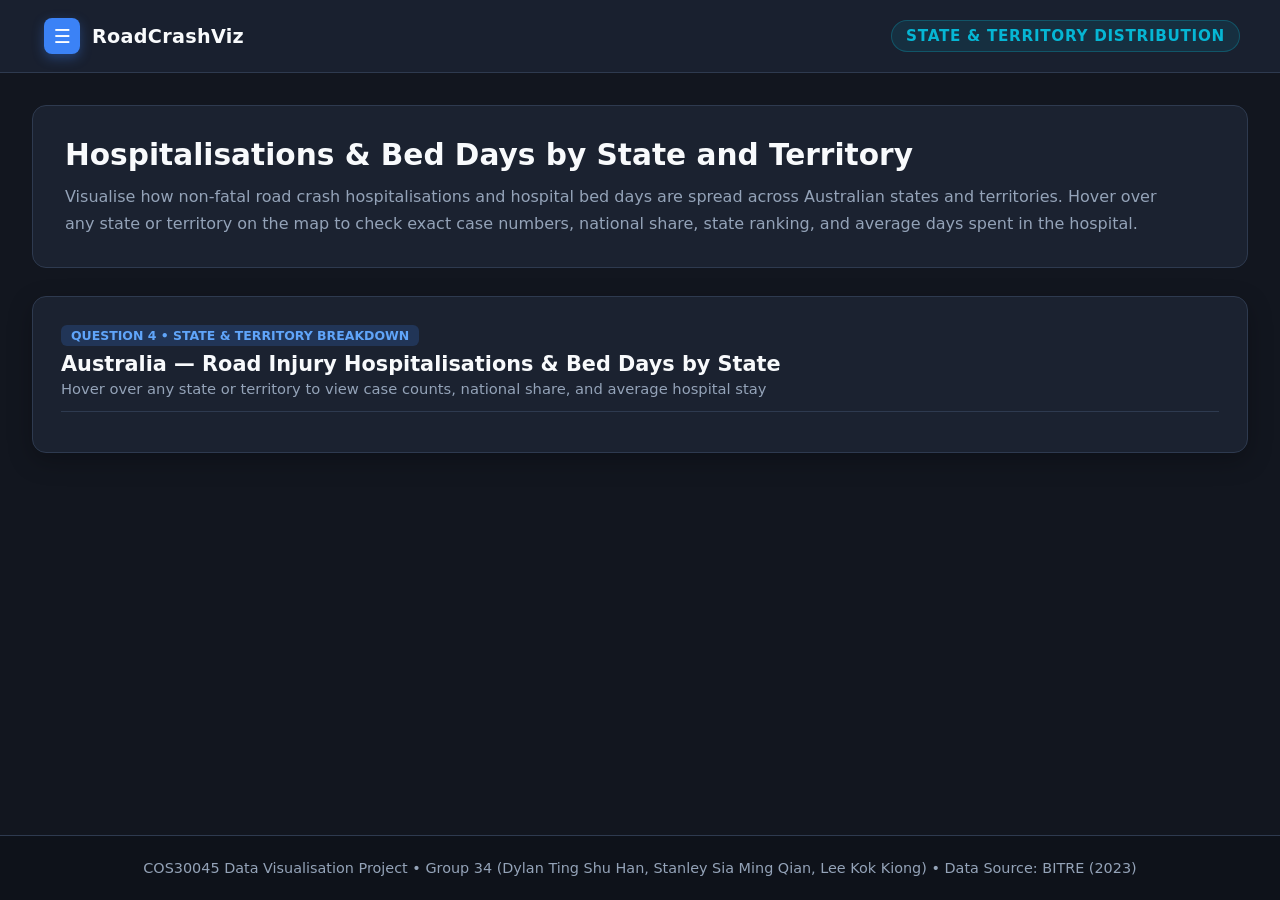
<file: html/q4_australia_map.html>
<!DOCTYPE html>
<html lang="en">
<head>
    <meta charset="UTF-8" />
    <meta name="viewport" content="width=device-width, initial-scale=1.0" />
    <title>State &amp; Territory Distribution | Road Crash Hospitalisations</title>
    <script src="https://d3js.org/d3.v7.min.js"></script>
    <style>
        :root {
            --bg-dark: #12161f;
            --bg-card: #1b2230;
            --bg-panel: #151b26;
            --accent-blue: #3b82f6;
            --accent-cyan: #06b6d4;
            --accent-purple: #8b5cf6;
            --text-main: #f8fafc;
            --text-muted: #94a3b8;
            --border-color: #2e3a4f;
        }

        * {
            margin: 0;
            padding: 0;
            box-sizing: border-box;
            font-family: 'Segoe UI', system-ui, -apple-system, sans-serif;
        }

        body {
            background-color: var(--bg-dark);
            color: var(--text-main);
            min-height: 100vh;
            display: flex;
            flex-direction: column;
        }

        .navbar {
            display: flex;
            justify-content: space-between;
            align-items: center;
            flex-wrap: wrap;
            gap: 12px 20px;
            background-color: rgba(27, 34, 48, 0.96);
            backdrop-filter: blur(10px);
            padding: 14px clamp(16px, 4vw, 40px);
            border-bottom: 1px solid var(--border-color);
            position: sticky;
            top: 0;
            z-index: 200;
        }

        .nav-left {
            position: relative;
            display: flex;
            align-items: center;
            flex-shrink: 0;
        }

        .menu-toggle {
            display: flex;
            align-items: center;
            gap: 12px;
            background: transparent;
            border: none;
            color: var(--text-main);
            cursor: pointer;
            padding: 4px 10px 4px 4px;
            border-radius: 10px;
            transition: background 0.2s ease;
            white-space: nowrap;
        }

        .menu-toggle:hover {
            background: rgba(255, 255, 255, 0.06);
        }

        .menu-icon {
            background: var(--accent-blue);
            color: white;
            width: 36px;
            height: 36px;
            border-radius: 8px;
            display: flex;
            align-items: center;
            justify-content: center;
            font-size: 1.2rem;
            font-weight: bold;
            flex-shrink: 0;
            box-shadow: 0 4px 12px rgba(59, 130, 246, 0.35);
            transition: background 0.2s ease;
        }

        .menu-toggle:hover .menu-icon {
            background: #2563eb;
        }

        .brand-title {
            font-size: clamp(1.05rem, 2vw, 1.2rem);
            font-weight: 700;
            letter-spacing: 0.3px;
            color: var(--text-main);
        }

        .page-indicator {
            font-size: clamp(0.8rem, 1.4vw, 0.95rem);
            font-weight: 700;
            color: var(--accent-cyan);
            letter-spacing: 0.7px;
            text-transform: uppercase;
            background: rgba(6, 182, 212, 0.1);
            border: 1px solid rgba(6, 182, 212, 0.28);
            padding: 6px 14px;
            border-radius: 999px;
            white-space: nowrap;
        }

        .dropdown-menu {
            position: absolute;
            top: calc(100% + 12px);
            left: 0;
            width: min(320px, calc(100vw - 32px));
            background-color: #1b2230;
            border: 1px solid var(--border-color);
            border-radius: 12px;
            box-shadow: 0 16px 36px rgba(0, 0, 0, 0.55);
            padding: 10px;
            display: none;
            flex-direction: column;
            gap: 6px;
            z-index: 300;
        }

        .dropdown-menu.open {
            display: flex;
        }

        .dropdown-header {
            font-size: 0.75rem;
            text-transform: uppercase;
            letter-spacing: 0.8px;
            color: var(--text-muted);
            padding: 8px 12px 4px;
            font-weight: 700;
        }

        .dropdown-link {
            display: flex;
            flex-direction: column;
            text-decoration: none;
            padding: 10px 14px;
            border-radius: 8px;
            transition: all 0.2s ease;
            border: 1px solid transparent;
        }

        .dropdown-link:hover {
            background-color: rgba(59, 130, 246, 0.12);
            border-color: rgba(59, 130, 246, 0.3);
        }

        .dropdown-link.active {
            background-color: rgba(59, 130, 246, 0.2);
            border-color: rgba(59, 130, 246, 0.5);
        }

        .dropdown-link-title {
            font-size: 0.95rem;
            font-weight: 700;
            color: var(--text-main);
            margin-bottom: 2px;
        }

        .dropdown-link-sub {
            font-size: 0.8rem;
            color: var(--text-muted);
        }

        .container {
            width: 100%;
            max-width: 1420px;
            margin: 0 auto;
            padding: clamp(20px, 3vw, 32px) clamp(16px, 3vw, 32px);
            flex: 1;
        }

        .page-header {
            background-color: var(--bg-card);
            border: 1px solid var(--border-color);
            border-radius: 14px;
            padding: clamp(22px, 3vw, 30px) clamp(20px, 3vw, 32px);
            margin-bottom: 28px;
        }

        .page-header h1 {
            font-size: clamp(1.45rem, 2.8vw, 1.85rem);
            margin-bottom: 10px;
            color: var(--text-main);
            line-height: 1.3;
        }

        .page-header p {
            color: var(--text-muted);
            line-height: 1.65;
            font-size: 1rem;
            max-width: 1100px;
        }

        .chart-card {
            position: relative;
            background-color: var(--bg-card);
            border-radius: 14px;
            box-shadow: 0 8px 24px rgba(0, 0, 0, 0.25);
            padding: clamp(18px, 3vw, 28px);
            border: 1px solid var(--border-color);
            margin-bottom: 28px;
        }

        .chart-header {
            display: flex;
            justify-content: space-between;
            align-items: flex-start;
            flex-wrap: wrap;
            gap: 16px;
            margin-bottom: 12px;
            padding-bottom: 14px;
            border-bottom: 1px solid var(--border-color);
        }

        .q-badge {
            display: inline-block;
            background: rgba(59, 130, 246, 0.2);
            color: #60a5fa;
            font-size: 0.78rem;
            font-weight: 700;
            padding: 3px 10px;
            border-radius: 6px;
            margin-bottom: 6px;
            text-transform: uppercase;
        }

        .chart-title {
            font-size: clamp(1.1rem, 2vw, 1.3rem);
            font-weight: 700;
            color: var(--text-main);
            margin-bottom: 4px;
        }

        .chart-subtitle {
            font-size: 0.92rem;
            color: var(--text-muted);
        }

        #q4-map-container {
            width: 100%;
            display: flex;
            justify-content: center;
            align-items: center;
            position: relative;
        }

        svg#australia-map {
            width: 100%;
            height: auto;
            display: block;
            margin: 0 auto;
            overflow: visible;
        }

        .state-path {
            stroke: #0f172a;
            stroke-width: 1.2px;
            cursor: pointer;
            transition: opacity 0.2s ease, stroke-width 0.2s ease, filter 0.2s ease;
        }

        .state-path:hover,
        .state-path.active-hover {
            stroke: #38bdf8;
            stroke-width: 2.5px;
            filter: brightness(1.08);
        }

        .state-label {
            font-family: 'Segoe UI', system-ui, -apple-system, sans-serif;
            font-size: 15px;
            font-weight: 700;
            fill: #f8fafc;
            text-anchor: middle;
            pointer-events: none;
            paint-order: stroke;
            stroke: rgba(15, 23, 42, 0.92);
            stroke-width: 4px;
            stroke-linecap: round;
            stroke-linejoin: round;
        }

        .state-label.act-label {
            font-size: 11px;
            font-weight: 700;
        }

        .legend-axis text {
            fill: #cbd5e1;
            font-size: 12px;
        }

        .legend-axis line {
            stroke: #64748b;
        }

        .q4-tooltip {
            position: fixed;
            pointer-events: none;
            background: rgba(15, 23, 42, 0.96);
            color: #f8fafc;
            padding: 14px 16px;
            border-radius: 10px;
            font-size: 0.88rem;
            line-height: 1.55;
            box-shadow: 0 10px 25px rgba(0, 0, 0, 0.45);
            border: 1px solid #475569;
            opacity: 0;
            transform: translateY(4px);
            transition: opacity 0.15s ease, transform 0.15s ease;
            z-index: 9999;
            min-width: 245px;
        }

        .q4-tooltip.visible {
            opacity: 1;
            transform: translateY(0);
        }

        .q4-tooltip-header {
            display: flex;
            align-items: center;
            justify-content: space-between;
            gap: 12px;
            border-bottom: 1px solid #334155;
            padding-bottom: 6px;
            margin-bottom: 8px;
            font-weight: 700;
            font-size: 0.96rem;
            color: #38bdf8;
        }

        .q4-tooltip-badge {
            background: rgba(59, 130, 246, 0.22);
            color: #93c5fd;
            border: 1px solid rgba(59, 130, 246, 0.4);
            padding: 2px 8px;
            border-radius: 5px;
            font-size: 0.78rem;
            font-weight: 700;
        }

        .q4-tooltip-row {
            display: flex;
            justify-content: space-between;
            gap: 16px;
            margin: 3px 0;
        }

        .q4-tooltip-label {
            color: #cbd5e1;
        }

        .q4-tooltip-value {
            font-weight: 700;
            color: #ffffff;
        }

        footer {
            text-align: center;
            padding: 24px 16px;
            margin-top: 20px;
            border-top: 1px solid var(--border-color);
            color: var(--text-muted);
            font-size: 0.9rem;
            background-color: #0e121a;
        }
    </style>
</head>
<body>

    <nav class="navbar">
        <div class="nav-left">
            <button class="menu-toggle" id="menuBtn" aria-label="Toggle Navigation Menu">
                <span class="menu-icon">☰</span>
                <span class="brand-title">RoadCrashViz</span>
            </button>

            <div class="dropdown-menu" id="dropdownMenu">
                <div class="dropdown-header">Choose a Section</div>
                <a href="../index.html" class="dropdown-link">
                    <span class="dropdown-link-title">Dashboard Overview</span>
                    <span class="dropdown-link-sub">Project background, goals &amp; team</span>
                </a>
                <a href="q1_2_3.html" class="dropdown-link">
                    <span class="dropdown-link-title">National Trends &amp; Road Users</span>
                    <span class="dropdown-link-sub">Q1 yearly trends, Q2 road user changes &amp; Q3 bed days</span>
                </a>
                <a href="q4_australia_map.html" class="dropdown-link active">
                    <span class="dropdown-link-title">State &amp; Territory Distribution</span>
                    <span class="dropdown-link-sub">Q4 state-by-state map across Australia</span>
                </a>
                <a href="q5_first_nations.html" class="dropdown-link">
                    <span class="dropdown-link-title">First Nations Clinical Severity</span>
                    <span class="dropdown-link-sub">Q5 hospital stay lengths for First Nations patients</span>
                </a>
            </div>
        </div>

        <div class="page-indicator">State &amp; Territory Distribution</div>
    </nav>

    <main class="container">
        <header class="page-header">
            <h1>Hospitalisations &amp; Bed Days by State and Territory</h1>
            <p>
                Visualise how non-fatal road crash hospitalisations and hospital bed days are spread across Australian states and territories. Hover over any state or territory on the map to check exact case numbers, national share, state ranking, and average days spent in the hospital.
            </p>
        </header>

        <section class="chart-card">
            <div class="chart-header">
                <div>
                    <span class="q-badge">Question 4 • State &amp; Territory Breakdown</span>
                    <h2 class="chart-title">Australia — Road Injury Hospitalisations &amp; Bed Days by State</h2>
                    <p class="chart-subtitle">Hover over any state or territory to view case counts, national share, and average hospital stay</p>
                </div>
            </div>

            <div id="q4-map-container"></div>
        </section>
    </main>

    <div id="q4-tooltip" class="q4-tooltip"></div>

    <footer>
        COS30045 Data Visualisation Project • Group 34 (Dylan Ting Shu Han, Stanley Sia Ming Qian, Lee Kok Kiong) • Data Source: BITRE (2023)
    </footer>

    <script>
        const menuBtn = document.getElementById("menuBtn");
        const dropdownMenu = document.getElementById("dropdownMenu");

        menuBtn.addEventListener("click", (e) => {
            e.stopPropagation();
            dropdownMenu.classList.toggle("open");
        });

        document.addEventListener("click", (e) => {
            if (!dropdownMenu.contains(e.target) && !menuBtn.contains(e.target)) {
                dropdownMenu.classList.remove("open");
            }
        });

        // Q4 Map Implementation (../csv/q4_state_distribution.csv)
        (function () {
            const width = 1120;
            const height = 740;

            const stateMeta = {
                "WA":  { fullName: "Western Australia",            code: "WA",  color: "#5c9ce6", labelOffset: [0, 0] },
                "NT":  { fullName: "Northern Territory",           code: "NT",  color: "#69c2b0", labelOffset: [0, -10] },
                "QLD": { fullName: "Queensland",                   code: "Qld", color: "#8c82c9", labelOffset: [0, 12] },
                "SA":  { fullName: "South Australia",              code: "SA",  color: "#d4b9ad", labelOffset: [0, -16] },
                "NSW": { fullName: "New South Wales",              code: "NSW", color: "#7bc665", labelOffset: [-12, -6] },
                "VIC": { fullName: "Victoria",                     code: "Vic", color: "#58b581", labelOffset: [-10, 14] },
                "TAS": { fullName: "Tasmania",                     code: "Tas", color: "#e6a8d7", labelOffset: [0, 54] },
                "ACT": { fullName: "Australian Capital Territory", code: "ACT", color: "#e11d48", labelOffset: [-24, -28] }
            };

            const nameToCode = {};
            Object.keys(stateMeta).forEach(code => {
                nameToCode[stateMeta[code].fullName.toUpperCase()] = code;
            });

            const fallbackCsvData = [
                { State: "ACT", Hospitalisations: 740,   Bed_Days: 2739 },
                { State: "NSW", Hospitalisations: 9003,  Bed_Days: 55098 },
                { State: "NT",  Hospitalisations: 710,   Bed_Days: 4073 },
                { State: "Qld", Hospitalisations: 10447, Bed_Days: 40889 },
                { State: "SA",  Hospitalisations: 2632,  Bed_Days: 11852 },
                { State: "Tas", Hospitalisations: 805,   Bed_Days: 4860 },
                { State: "Vic", Hospitalisations: 11130, Bed_Days: 54699 },
                { State: "WA",  Hospitalisations: 3568,  Bed_Days: 22288 }
            ];

            const svg = d3.select("#q4-map-container")
                .append("svg")
                .attr("id", "australia-map")
                .attr("viewBox", `0 0 ${width} ${height}`)
                .attr("preserveAspectRatio", "xMidYMid meet");

            const defs = svg.append("defs");
            const filter = defs.append("filter")
                .attr("id", "continent-shadow")
                .attr("x", "-15%")
                .attr("y", "-15%")
                .attr("width", "130%")
                .attr("height", "130%");

            filter.append("feDropShadow")
                .attr("dx", "-8")
                .attr("dy", "10")
                .attr("stdDeviation", "12")
                .attr("flood-color", "#000000")
                .attr("flood-opacity", "0.55");

            const mapGroup = svg.append("g").attr("class", "map-layers");
            const polygonGroup = mapGroup.append("g")
                .attr("class", "states-layer")
                .attr("filter", "url(#continent-shadow)");
            const labelGroup = mapGroup.append("g").attr("class", "labels-layer");
            const legendGroup = svg.append("g").attr("class", "legend-layer");

            const tooltip = d3.select("#q4-tooltip");
            const formatComma = d3.format(",");
            const formatDecimal = d3.format(".2f");

            const geoJsonUrl = "https://raw.githubusercontent.com/rowanhogan/australian-states/master/states.geojson";

            function getMainLandmassGeo(geoData) {
                const mainFeatures = geoData.features.map(f => {
                    const geom = f.geometry;
                    if (!geom) return f;
                    if (geom.type === "MultiPolygon") {
                        let largestPoly = geom.coordinates[0];
                        let maxPoints = 0;
                        geom.coordinates.forEach(poly => {
                            const count = poly[0] ? poly[0].length : 0;
                            if (count > maxPoints) {
                                maxPoints = count;
                                largestPoly = poly;
                            }
                        });
                        return {
                            type: "Feature",
                            properties: f.properties,
                            geometry: { type: "Polygon", coordinates: largestPoly }
                        };
                    }
                    return f;
                });
                return { type: "FeatureCollection", features: mainFeatures };
            }

            Promise.all([
                d3.json(geoJsonUrl),
                d3.csv("../csv/q4_state_distribution.csv").catch(() => fallbackCsvData)
            ]).then(([geoData, rawCsv]) => {
                const csvRows = (rawCsv && rawCsv.length > 0) ? rawCsv : fallbackCsvData;

                const parsedData = csvRows.map(d => ({
                    rawCode: String(d.State).trim(),
                    normCode: String(d.State).trim().toUpperCase(),
                    hospitalisations: +d.Hospitalisations,
                    bedDays: +d.Bed_Days
                }));

                const totalHospitalisations = d3.sum(parsedData, d => d.hospitalisations);
                const totalBedDays = d3.sum(parsedData, d => d.bedDays);

                parsedData.sort((a, b) => d3.descending(a.hospitalisations, b.hospitalisations));
                parsedData.forEach((d, idx) => {
                    d.rank = idx + 1;
                    d.sharePct = (d.hospitalisations / totalHospitalisations) * 100;
                    d.bedDaySharePct = (d.bedDays / totalBedDays) * 100;
                    d.avgBedDays = d.bedDays / d.hospitalisations;
                });

                const dataByCode = new Map(parsedData.map(d => [d.normCode, d]));

                const maxHosp = d3.max(parsedData, d => d.hospitalisations);
                const choroplethScale = d3.scaleSequential()
                    .domain([0, maxHosp * 1.05])
                    .interpolator(d3.interpolateYlGnBu);

                const mainLandGeo = getMainLandmassGeo(geoData);
                const projection = d3.geoMercator()
                    .fitExtent([[110, 20], [width - 110, height - 35]], mainLandGeo);

                const pathGenerator = d3.geoPath().projection(projection);

                function getFeatureCode(feature) {
                    const props = feature.properties || {};
                    const rawName = (props.STATE_NAME || props.name || props.STE_NAME16 || props.STE_NAME21 || "").trim().toUpperCase();
                    return nameToCode[rawName] || rawName;
                }

                const sortedFeatures = [...geoData.features].sort((a, b) => {
                    const codeA = getFeatureCode(a);
                    const codeB = getFeatureCode(b);
                    if (codeA === "ACT") return 1;
                    if (codeB === "ACT") return -1;
                    return 0;
                });

                polygonGroup.selectAll("path.state-path")
                    .data(sortedFeatures)
                    .join("path")
                    .attr("class", "state-path")
                    .attr("id", d => `state-${getFeatureCode(d)}`)
                    .attr("d", pathGenerator)
                    .attr("fill", d => {
                        const code = getFeatureCode(d);
                        const stateRecord = dataByCode.get(code);
                        if (code === "ACT") return "#e11d48";
                        return stateRecord ? choroplethScale(stateRecord.hospitalisations) : "#475569";
                    })
                    .on("mouseover", function (event, d) {
                        d3.select(this).classed("active-hover", true);
                        showTooltip(event, d);
                    })
                    .on("mousemove", function (event) {
                        moveTooltip(event);
                    })
                    .on("mouseout", function () {
                        d3.select(this).classed("active-hover", false);
                        hideTooltip();
                    });

                sortedFeatures.forEach(feature => {
                    const code = getFeatureCode(feature);
                    const meta = stateMeta[code];
                    if (!meta) return;

                    const centroid = pathGenerator.centroid(feature);
                    if (isNaN(centroid[0]) || isNaN(centroid[1])) return;

                    const [dx, dy] = meta.labelOffset;
                    const labelX = centroid[0] + dx;
                    const labelY = centroid[1] + dy;

                    if (code === "ACT") {
                        const actText = labelGroup.append("text")
                            .attr("class", "state-label act-label")
                            .attr("x", labelX)
                            .attr("y", labelY - 14);

                        ["Australian", "Capital", "Territory"].forEach((word, i) => {
                            actText.append("tspan")
                                .attr("x", labelX)
                                .attr("dy", i === 0 ? 0 : "1.1em")
                                .text(word);
                        });
                    } else {
                        labelGroup.append("text")
                            .attr("class", "state-label")
                            .attr("x", labelX)
                            .attr("y", labelY)
                            .text(meta.fullName);
                    }
                });

                drawColorLegend(legendGroup, choroplethScale, maxHosp);

                function showTooltip(event, feature) {
                    const code = getFeatureCode(feature);
                    const meta = stateMeta[code] || { fullName: code, code: code };
                    const stats = dataByCode.get(code);

                    if (!stats) return;

                    tooltip.html(`
                        <div class="q4-tooltip-header">
                            <span>${meta.fullName} (${meta.code})</span>
                            <span class="q4-tooltip-badge">Rank #${stats.rank}</span>
                        </div>
                        <div class="q4-tooltip-row">
                            <span class="q4-tooltip-label">Hospitalisations:</span>
                            <span class="q4-tooltip-value">${formatComma(stats.hospitalisations)} (${formatDecimal(stats.sharePct)}%)</span>
                        </div>
                        <div class="q4-tooltip-row">
                            <span class="q4-tooltip-label">Total Bed Days:</span>
                            <span class="q4-tooltip-value">${formatComma(stats.bedDays)} (${formatDecimal(stats.bedDaySharePct)}%)</span>
                        </div>
                        <div class="q4-tooltip-row">
                            <span class="q4-tooltip-label">Average Stay:</span>
                            <span class="q4-tooltip-value">${formatDecimal(stats.avgBedDays)} days</span>
                        </div>
                    `);

                    tooltip.classed("visible", true);
                    moveTooltip(event);
                }

                function moveTooltip(event) {
                    const padding = 16;
                    const tooltipNode = tooltip.node();
                    const rect = tooltipNode.getBoundingClientRect();

                    let left = event.clientX + padding;
                    let top = event.clientY - rect.height / 2;

                    if (left + rect.width > window.innerWidth - 12) {
                        left = event.clientX - rect.width - padding;
                    }
                    if (top < 12) top = 12;
                    if (top + rect.height > window.innerHeight - 12) {
                        top = window.innerHeight - rect.height - 12;
                    }

                    tooltip
                        .style("left", `${left}px`)
                        .style("top", `${top}px`);
                }

                function hideTooltip() {
                    tooltip.classed("visible", false);
                }

                function drawColorLegend(container, scale, maxVal) {
                    const legendWidth = 250;
                    const legendHeight = 14;
                    const legendX = 40;
                    const legendY = height - 48;

                    const gradId = "q4-choropleth-gradient";
                    const linearGrad = defs.append("linearGradient")
                        .attr("id", gradId)
                        .attr("x1", "0%")
                        .attr("x2", "100%")
                        .attr("y1", "0%")
                        .attr("y2", "0%");

                    d3.range(0, 1.01, 0.1).forEach(t => {
                        linearGrad.append("stop")
                            .attr("offset", `${t * 100}%`)
                            .attr("stop-color", scale(t * maxVal));
                    });

                    const g = container.append("g")
                        .attr("transform", `translate(${legendX}, ${legendY})`);

                    g.append("text")
                        .attr("x", 0)
                        .attr("y", -10)
                        .attr("font-size", "13px")
                        .attr("font-weight", "700")
                        .attr("fill", "#e2e8f0")
                        .text("Hospitalisations Volume");

                    g.append("rect")
                        .attr("width", legendWidth)
                        .attr("height", legendHeight)
                        .attr("rx", 4)
                        .style("fill", `url(#${gradId})`)
                        .style("stroke", "#475569")
                        .style("stroke-width", 1);

                    const legendScale = d3.scaleLinear()
                        .domain([0, maxVal])
                        .range([0, legendWidth]);

                    const legendAxis = d3.axisBottom(legendScale)
                        .tickValues([0, 4000, 8000, maxVal])
                        .tickFormat(d3.format(",.0f"))
                        .tickSize(4);

                    g.append("g")
                        .attr("class", "legend-axis")
                        .attr("transform", `translate(0, ${legendHeight})`)
                        .call(legendAxis)
                        .select(".domain")
                        .remove();
                }
            });
        })();
    </script>
</body>
</html>
</file>
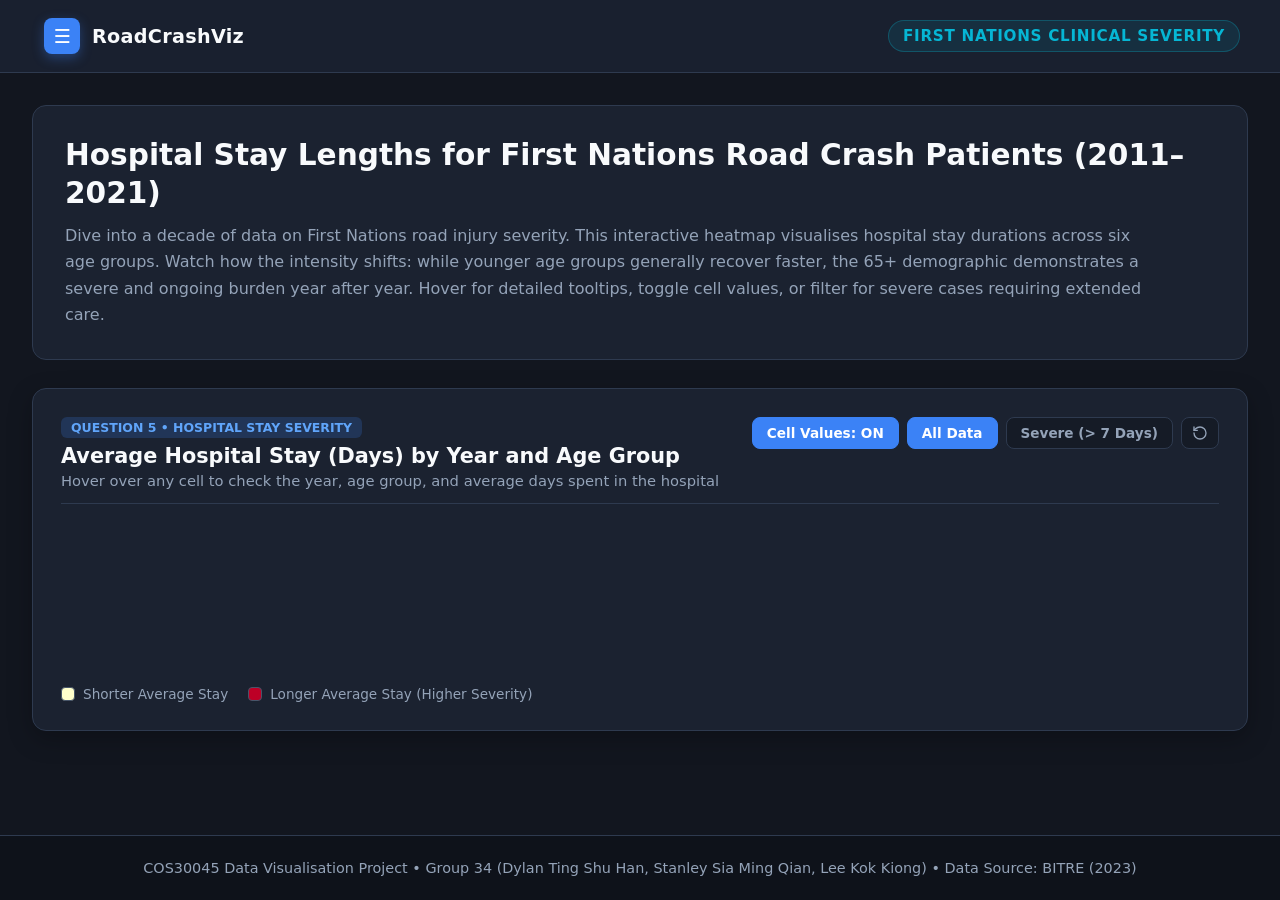
<file: html/q5_first_nations.html>
<!DOCTYPE html>
<html lang="en">
<head>
    <meta charset="UTF-8" />
    <meta name="viewport" content="width=device-width, initial-scale=1.0" />
    <title>First Nations Clinical Severity | Road Crash Hospitalisations</title>
    <script src="https://d3js.org/d3.v7.min.js"></script>
    <style>
        :root {
            --bg-dark: #12161f;
            --bg-card: #1b2230;
            --bg-panel: #151b26;
            --accent-blue: #3b82f6;
            --accent-cyan: #06b6d4;
            --accent-purple: #8b5cf6;
            --text-main: #f8fafc;
            --text-muted: #94a3b8;
            --border-color: #2e3a4f;
        }

        * {
            margin: 0;
            padding: 0;
            box-sizing: border-box;
            font-family: 'Segoe UI', system-ui, -apple-system, sans-serif;
        }

        body {
            background-color: var(--bg-dark);
            color: var(--text-main);
            min-height: 100vh;
            display: flex;
            flex-direction: column;
        }

        .navbar {
            display: flex;
            justify-content: space-between;
            align-items: center;
            flex-wrap: wrap;
            gap: 12px 20px;
            background-color: rgba(27, 34, 48, 0.96);
            backdrop-filter: blur(10px);
            padding: 14px clamp(16px, 4vw, 40px);
            border-bottom: 1px solid var(--border-color);
            position: sticky;
            top: 0;
            z-index: 200;
        }

        .nav-left {
            position: relative;
            display: flex;
            align-items: center;
            flex-shrink: 0;
        }

        .menu-toggle {
            display: flex;
            align-items: center;
            gap: 12px;
            background: transparent;
            border: none;
            color: var(--text-main);
            cursor: pointer;
            padding: 4px 10px 4px 4px;
            border-radius: 10px;
            transition: background 0.2s ease;
            white-space: nowrap;
        }

        .menu-toggle:hover {
            background: rgba(255, 255, 255, 0.06);
        }

        .menu-icon {
            background: var(--accent-blue);
            color: white;
            width: 36px;
            height: 36px;
            border-radius: 8px;
            display: flex;
            align-items: center;
            justify-content: center;
            font-size: 1.2rem;
            font-weight: bold;
            flex-shrink: 0;
            box-shadow: 0 4px 12px rgba(59, 130, 246, 0.35);
            transition: background 0.2s ease;
        }

        .menu-toggle:hover .menu-icon {
            background: #2563eb;
        }

        .brand-title {
            font-size: clamp(1.05rem, 2vw, 1.2rem);
            font-weight: 700;
            letter-spacing: 0.3px;
            color: var(--text-main);
        }

        .page-indicator {
            font-size: clamp(0.8rem, 1.4vw, 0.95rem);
            font-weight: 700;
            color: var(--accent-cyan);
            letter-spacing: 0.7px;
            text-transform: uppercase;
            background: rgba(6, 182, 212, 0.1);
            border: 1px solid rgba(6, 182, 212, 0.28);
            padding: 6px 14px;
            border-radius: 999px;
            white-space: nowrap;
        }

        .dropdown-menu {
            position: absolute;
            top: calc(100% + 12px);
            left: 0;
            width: min(320px, calc(100vw - 32px));
            background-color: #1b2230;
            border: 1px solid var(--border-color);
            border-radius: 12px;
            box-shadow: 0 16px 36px rgba(0, 0, 0, 0.55);
            padding: 10px;
            display: none;
            flex-direction: column;
            gap: 6px;
            z-index: 300;
        }

        .dropdown-menu.open {
            display: flex;
        }

        .dropdown-header {
            font-size: 0.75rem;
            text-transform: uppercase;
            letter-spacing: 0.8px;
            color: var(--text-muted);
            padding: 8px 12px 4px;
            font-weight: 700;
        }

        .dropdown-link {
            display: flex;
            flex-direction: column;
            text-decoration: none;
            padding: 10px 14px;
            border-radius: 8px;
            transition: all 0.2s ease;
            border: 1px solid transparent;
        }

        .dropdown-link:hover {
            background-color: rgba(59, 130, 246, 0.12);
            border-color: rgba(59, 130, 246, 0.3);
        }

        .dropdown-link.active {
            background-color: rgba(59, 130, 246, 0.2);
            border-color: rgba(59, 130, 246, 0.5);
        }

        .dropdown-link-title {
            font-size: 0.95rem;
            font-weight: 700;
            color: var(--text-main);
            margin-bottom: 2px;
        }

        .dropdown-link-sub {
            font-size: 0.8rem;
            color: var(--text-muted);
        }

        .container {
            width: 100%;
            max-width: 1420px;
            margin: 0 auto;
            padding: clamp(20px, 3vw, 32px) clamp(16px, 3vw, 32px);
            flex: 1;
        }

        .page-header {
            background-color: var(--bg-card);
            border: 1px solid var(--border-color);
            border-radius: 14px;
            padding: clamp(22px, 3vw, 30px) clamp(20px, 3vw, 32px);
            margin-bottom: 28px;
        }

        .page-header h1 {
            font-size: clamp(1.45rem, 2.8vw, 1.85rem);
            margin-bottom: 10px;
            color: var(--text-main);
            line-height: 1.3;
        }

        .page-header p {
            color: var(--text-muted);
            line-height: 1.65;
            font-size: 1rem;
            max-width: 1100px;
        }

        .chart-card {
            background-color: var(--bg-card);
            border-radius: 14px;
            box-shadow: 0 8px 24px rgba(0, 0, 0, 0.25);
            padding: clamp(18px, 3vw, 28px);
            border: 1px solid var(--border-color);
            margin-bottom: 28px;
        }

        .chart-header {
            display: flex;
            justify-content: space-between;
            align-items: flex-start;
            flex-wrap: wrap;
            gap: 16px;
            margin-bottom: 18px;
            padding-bottom: 14px;
            border-bottom: 1px solid var(--border-color);
        }

        .q-badge {
            display: inline-block;
            background: rgba(59, 130, 246, 0.2);
            color: #60a5fa;
            font-size: 0.78rem;
            font-weight: 700;
            padding: 3px 10px;
            border-radius: 6px;
            margin-bottom: 6px;
            text-transform: uppercase;
        }

        .chart-title {
            font-size: clamp(1.1rem, 2vw, 1.3rem);
            font-weight: 700;
            color: var(--text-main);
            margin-bottom: 4px;
        }

        .chart-subtitle {
            font-size: 0.92rem;
            color: var(--text-muted);
        }

        .controls-group {
            display: flex;
            gap: 8px;
            flex-wrap: wrap;
            align-items: center;
        }

        .ctrl-btn {
            background-color: var(--bg-panel);
            color: var(--text-muted);
            border: 1px solid var(--border-color);
            padding: 7px 14px;
            border-radius: 8px;
            font-size: 0.85rem;
            font-weight: 600;
            cursor: pointer;
            transition: all 0.2s ease;
        }

        .ctrl-btn:hover {
            color: var(--text-main);
            border-color: var(--accent-blue);
        }

        .ctrl-btn.active {
            background-color: var(--accent-blue);
            color: #ffffff;
            border-color: var(--accent-blue);
        }

        .svg-container {
            width: 100%;
            display: flex;
            flex-direction: column;
            align-items: center;
            overflow-x: auto;
        }

        svg#q5-heatmap {
            width: 100%;
            height: auto;
            max-width: 1040px;
            overflow: visible;
        }

        .status-box {
            display: none;
            background: rgba(239, 68, 68, 0.12);
            border: 1px solid rgba(239, 68, 68, 0.45);
            color: #fca5a5;
            padding: 18px 22px;
            border-radius: 10px;
            margin: 20px 0;
            font-size: 0.95rem;
            line-height: 1.6;
            max-width: 720px;
        }

        .x-axis text,
        .y-axis text,
        .legend-label {
            font-size: 12px;
            fill: #cbd5e1;
            font-weight: 500;
            transition: fill 0.15s ease, font-weight 0.15s ease;
        }

        .x-axis path,
        .y-axis path,
        .x-axis line,
        .y-axis line {
            stroke: #334155;
        }

        .axis-label {
            font-size: 13px;
            font-weight: 700;
            fill: #94a3b8;
        }

        .cell {
            transition: opacity 0.15s ease, filter 0.15s ease;
            cursor: pointer;
            stroke: #1b2230;
            stroke-width: 1.5px;
        }

        .cell.hovered {
            stroke: #ffffff;
            stroke-width: 3px;
            filter: drop-shadow(0 0 10px rgba(56, 189, 248, 0.85)) brightness(1.08);
        }

        .cell-val-text {
            font-size: 10.5px;
            font-weight: 700;
            pointer-events: none;
            text-anchor: middle;
            transition: opacity 0.15s ease;
        }

        .q5-tooltip {
            position: fixed;
            pointer-events: none;
            background: rgba(15, 23, 42, 0.96);
            color: #f8fafc;
            padding: 14px 16px;
            border-radius: 10px;
            font-size: 0.88rem;
            line-height: 1.55;
            box-shadow: 0 10px 25px rgba(0, 0, 0, 0.45);
            border: 1px solid #475569;
            opacity: 0;
            transition: opacity 0.12s ease;
            z-index: 9999;
            min-width: 225px;
        }

        .tt-title {
            font-weight: 700;
            font-size: 0.96rem;
            color: #38bdf8;
            margin-bottom: 6px;
            border-bottom: 1px solid #334155;
            padding-bottom: 4px;
        }

        .tt-row {
            display: flex;
            justify-content: space-between;
            gap: 16px;
        }

        .tt-val {
            font-weight: 700;
            color: #ffffff;
        }

        .legend-bar {
            display: flex;
            gap: 20px;
            flex-wrap: wrap;
            margin-top: 14px;
            font-size: 0.85rem;
            color: var(--text-muted);
        }

        .legend-item {
            display: flex;
            align-items: center;
            gap: 8px;
        }

        .legend-swatch {
            width: 14px;
            height: 14px;
            border-radius: 4px;
            border: 1px solid #475569;
        }

        footer {
            text-align: center;
            padding: 24px 16px;
            margin-top: 20px;
            border-top: 1px solid var(--border-color);
            color: var(--text-muted);
            font-size: 0.9rem;
            background-color: #0e121a;
        }
    </style>
</head>
<body>

    <nav class="navbar">
        <div class="nav-left">
            <button class="menu-toggle" id="menuBtn" aria-label="Toggle Navigation Menu">
                <span class="menu-icon">☰</span>
                <span class="brand-title">RoadCrashViz</span>
            </button>

            <div class="dropdown-menu" id="dropdownMenu">
                <div class="dropdown-header">Choose a Section</div>
                <a href="../index.html" class="dropdown-link">
                    <span class="dropdown-link-title">Dashboard Overview</span>
                    <span class="dropdown-link-sub">Project background, goals &amp; team</span>
                </a>
                <a href="q1_2_3.html" class="dropdown-link">
                    <span class="dropdown-link-title">National Trends &amp; Road Users</span>
                    <span class="dropdown-link-sub">Q1 yearly trends, Q2 road user changes &amp; Q3 bed days</span>
                </a>
                <a href="q4_australia_map.html" class="dropdown-link">
                    <span class="dropdown-link-title">State &amp; Territory Distribution</span>
                    <span class="dropdown-link-sub">Q4 state-by-state map across Australia</span>
                </a>
                <a href="q5_first_nations.html" class="dropdown-link active">
                    <span class="dropdown-link-title">First Nations Clinical Severity</span>
                    <span class="dropdown-link-sub">Q5 hospital stay lengths for First Nations patients</span>
                </a>
            </div>
        </div>

        <div class="page-indicator">First Nations Clinical Severity</div>
    </nav>

    <main class="container">
        <header class="page-header">
            <h1>Hospital Stay Lengths for First Nations Road Crash Patients (2011–2021)</h1>
            <p>
                Dive into a decade of data on First Nations road injury severity. This interactive heatmap visualises hospital stay durations across six age groups. Watch how the intensity shifts: while younger age groups generally recover faster, the 65+ demographic demonstrates a severe and ongoing burden year after year. Hover for detailed tooltips, toggle cell values, or filter for severe cases requiring extended care.
            </p>
        </header>

        <section class="chart-card">
            <div class="chart-header">
                <div>
                    <span class="q-badge">Question 5 • Hospital Stay Severity</span>
                    <h2 class="chart-title">Average Hospital Stay (Days) by Year and Age Group</h2>
                    <p class="chart-subtitle">Hover over any cell to check the year, age group, and average days spent in the hospital</p>
                </div>
                <div class="controls-group">
                    <button class="ctrl-btn active" id="btn-toggle-values">Cell Values: ON</button>
                    <button class="ctrl-btn active" id="btn-filter-all">All Data</button>
                    <button class="ctrl-btn" id="btn-filter-severe">Severe (> 7 Days)</button>

                    <button class="ctrl-btn" id="btn-reset" title="Reset Chart" style="padding: 7px 10px; display: flex; align-items: center;">
                        <svg width="16" height="16" viewBox="0 0 24 24" fill="none" stroke="currentColor" stroke-width="2" stroke-linecap="round" stroke-linejoin="round"><path d="M3 12a9 9 0 1 0 9-9 9.75 9.75 0 0 0-6.74 2.74L3 8"/><path d="M3 3v5h5"/></svg>
                    </button>
                </div>
            </div>

            <div class="svg-container">
                <div id="q5-status" class="status-box"></div>
                <svg id="q5-heatmap"></svg>
            </div>

            <div class="legend-bar">
                <div class="legend-item"><span class="legend-swatch" style="background:#ffffcc;"></span> Shorter Average Stay</div>
                <div class="legend-item"><span class="legend-swatch" style="background:#bd0026;"></span> Longer Average Stay (Higher Severity)</div>
            </div>
        </section>
    </main>

    <div id="tooltip" class="q5-tooltip"></div>

    <footer>
        COS30045 Data Visualisation Project • Group 34 (Dylan Ting Shu Han, Stanley Sia Ming Qian, Lee Kok Kiong) • Data Source: BITRE (2023)
    </footer>

    <script>
        const menuBtn = document.getElementById("menuBtn");
        const dropdownMenu = document.getElementById("dropdownMenu");

        menuBtn.addEventListener("click", (e) => {
            e.stopPropagation();
            dropdownMenu.classList.toggle("open");
        });

        document.addEventListener("click", (e) => {
            if (!dropdownMenu.contains(e.target) && !menuBtn.contains(e.target)) {
                dropdownMenu.classList.remove("open");
            }
        });

        // Q5 Heatmap (../csv/q5_first_nations_stay.csv)
        (function () {
            const statusBox = document.getElementById("q5-status");
            const tooltip = d3.select("#tooltip");

            function moveTooltip(event) {
                const pad = 16;
                let x = event.clientX + pad;
                let y = event.clientY + pad;
                const rect = tooltip.node().getBoundingClientRect();
                if (x + rect.width > window.innerWidth - 12) x = event.clientX - rect.width - pad;
                if (y + rect.height > window.innerHeight - 12) y = event.clientY - rect.height - pad;
                tooltip.style("left", x + "px").style("top", y + "px");
            }

            d3.csv("../csv/q5_first_nations_stay.csv").then(function (rawData) {
                const data = rawData.map(row => {
                    const cleanRow = {};
                    Object.keys(row).forEach(k => {
                        const cleanKey = k.replace(/^\uFEFF/, "").trim().toLowerCase();
                        cleanRow[cleanKey] = row[k];
                    });

                    const yearVal = +(cleanRow["year"] ?? cleanRow["calendar year"] ?? cleanRow["calendar_year"]);
                    const ageVal = String(cleanRow["age_group"] ?? cleanRow["age group"] ?? cleanRow["age"] ?? "").trim();
                    const rawStay = cleanRow["avg_bed_days"] ?? cleanRow["avg bed days"] ?? cleanRow["avg_stay"] ?? "";
                    const stayNum = (rawStay === "" || rawStay == null) ? null : +rawStay;

                    return {
                        Year: yearVal,
                        Age_Group: ageVal,
                        Avg_Bed_Days: isNaN(stayNum) ? null : stayNum
                    };
                }).filter(d => !isNaN(d.Year) && d.Age_Group !== "");

                const width = 920;
                const height = 460;
                const margin = { top: 35, right: 125, bottom: 60, left: 95 };
                const innerWidth = width - margin.left - margin.right;
                const innerHeight = height - margin.top - margin.bottom;

                const svg = d3.select("#q5-heatmap")
                    .attr("width", width)
                    .attr("height", height)
                    .attr("viewBox", `0 0 ${width} ${height}`)
                    .attr("preserveAspectRatio", "xMidYMid meet");

                svg.selectAll("*").remove();

                const g = svg.append("g")
                    .attr("transform", `translate(${margin.left},${margin.top})`);

                const rawAgeGroups = Array.from(new Set(data.map(d => d.Age_Group)));
                const ageGroups = rawAgeGroups.sort((a, b) => {
                    const numA = parseInt(a, 10);
                    const numB = parseInt(b, 10);
                    if (isNaN(numA) && isNaN(numB)) return a.localeCompare(b);
                    if (isNaN(numA)) return 1;
                    if (isNaN(numB)) return -1;
                    return numA - numB;
                });

                const years = Array.from(new Set(data.map(d => d.Year))).sort((a, b) => a - b);

                const xScale = d3.scaleBand()
                    .domain(years)
                    .range([0, innerWidth])
                    .padding(0.06);

                const yScale = d3.scaleBand()
                    .domain(ageGroups)
                    .range([0, innerHeight])
                    .padding(0.06);

                const validVals = data.map(d => d.Avg_Bed_Days).filter(v => v !== null);
                const minVal = d3.min(validVals) ?? 0;
                const maxVal = d3.max(validVals) ?? 10;

                const colorScale = d3.scaleSequential()
                    .domain([minVal, maxVal])
                    .interpolator(d3.interpolateYlOrRd);

                const xAxisG = g.append("g")
                    .attr("class", "x-axis")
                    .attr("transform", `translate(0, ${innerHeight})`)
                    .call(d3.axisBottom(xScale).tickFormat(d3.format("d")));

                g.append("text")
                    .attr("class", "axis-label x-label")
                    .attr("x", innerWidth / 2)
                    .attr("y", innerHeight + 44)
                    .attr("text-anchor", "middle")
                    .text("Calendar Year");

                const yAxisG = g.append("g")
                    .attr("class", "y-axis")
                    .call(d3.axisLeft(yScale));

                g.append("text")
                    .attr("class", "axis-label y-label")
                    .attr("transform", "rotate(-90)")
                    .attr("x", -innerHeight / 2)
                    .attr("y", -68)
                    .attr("text-anchor", "middle")
                    .text("Age Group");

                let showValues = true;
                const midPoint = minVal + (maxVal - minVal) * 0.52;
                
                let currentFilter = 'all';

                function applyFilter() {
                    if (currentFilter === 'all') {
                        cells.style("opacity", 1);
                        cellLabels.style("opacity", showValues ? 1 : 0);
                    } else if (currentFilter === 'severe') {
                        cells.style("opacity", d => (d.Avg_Bed_Days !== null && d.Avg_Bed_Days > 7) ? 1 : 0.15);
                        cellLabels.style("opacity", d => (d.Avg_Bed_Days !== null && d.Avg_Bed_Days > 7 && showValues) ? 1 : 0);
                    }
                }

                function setHeatmapHover(hoveredData) {
                    cells
                        .classed("hovered", d => hoveredData && d.Year === hoveredData.Year && d.Age_Group === hoveredData.Age_Group)
                        .style("opacity", d => {
                            if (currentFilter === 'severe') {
                                const isSevere = d.Avg_Bed_Days !== null && d.Avg_Bed_Days > 7;
                                if (!hoveredData) return isSevere ? 1 : 0.15;
                                return (d.Year === hoveredData.Year && d.Age_Group === hoveredData.Age_Group) ? 1 : (isSevere ? 0.3 : 0.05);
                            } else {
                                return (!hoveredData || (d.Year === hoveredData.Year && d.Age_Group === hoveredData.Age_Group)) ? 1 : 0.3;
                            }
                        });

                    cellLabels
                        .style("opacity", d => {
                            if (!showValues) return 0;
                            if (currentFilter === 'severe' && (d.Avg_Bed_Days === null || d.Avg_Bed_Days <= 7)) return 0;
                            
                            if (!hoveredData) return 1;
                            return (d.Year === hoveredData.Year && d.Age_Group === hoveredData.Age_Group) ? 1 : 0.35;
                        })
                        .style("font-size", d => (hoveredData && d.Year === hoveredData.Year && d.Age_Group === hoveredData.Age_Group) ? "12px" : "10.5px");

                    xAxisG.selectAll(".tick text")

                    xAxisG.selectAll(".tick text")
                        .style("fill", yr => (!hoveredData) ? "#cbd5e1" : (yr === hoveredData.Year ? "#38bdf8" : "#64748b"))
                        .style("font-weight", yr => (hoveredData && yr === hoveredData.Year) ? "800" : "500");

                    yAxisG.selectAll(".tick text")
                        .style("fill", ag => (!hoveredData) ? "#cbd5e1" : (ag === hoveredData.Age_Group ? "#38bdf8" : "#64748b"))
                        .style("font-weight", ag => (hoveredData && ag === hoveredData.Age_Group) ? "800" : "500");
                }

                svg.on("mouseleave", function () {
                    setHeatmapHover(null);
                    tooltip.style("opacity", 0);
                });

                const cells = g.selectAll(".cell")
                    .data(data)
                    .enter()
                    .append("rect")
                    .attr("class", "cell")
                    .attr("x", d => xScale(d.Year))
                    .attr("y", d => yScale(d.Age_Group))
                    .attr("width", xScale.bandwidth())
                    .attr("height", yScale.bandwidth())
                    .attr("fill", d => d.Avg_Bed_Days === null ? "#334155" : colorScale(d.Avg_Bed_Days))
                    .attr("rx", 4)
                    .attr("ry", 4)
                    .on("mouseenter", function (event, d) {
                        d3.select(this).raise();
                        cellLabels.filter(lbl => lbl.Year === d.Year && lbl.Age_Group === d.Age_Group).raise();

                        setHeatmapHover(d);

                        let cellColor = "#94a3b8";
                        if (d.Avg_Bed_Days !== null) {
                            const c = d3.hsl(colorScale(d.Avg_Bed_Days));
                            if (c.l < 0.52) c.l = 0.56;
                            cellColor = c.formatHex();
                        }

                        const stayText = `<span class="tt-val" style="color:${cellColor};">${d.Avg_Bed_Days.toFixed(1)} days</span>`;

                        tooltip.style("opacity", 1).html(`
                            <div class="tt-title">Year ${d.Year} • ${d.Age_Group}</div>
                            <div class="tt-row"><span>Age Group:</span><span class="tt-val">${d.Age_Group}</span></div>
                            <div class="tt-row"><span>Average Stay:</span>${stayText}</div>
                        `);
                        moveTooltip(event);
                    })
                    .on("mousemove", moveTooltip)
                    .on("mouseleave", function () {
                        setHeatmapHover(null);
                        tooltip.style("opacity", 0);
                    });

                const cellLabels = g.selectAll(".cell-val-text")
                    .data(data)
                    .enter()
                    .append("text")
                    .attr("class", "cell-val-text")
                    .attr("x", d => xScale(d.Year) + xScale.bandwidth() / 2)
                    .attr("y", d => yScale(d.Age_Group) + yScale.bandwidth() / 2 + 4)
                    .attr("fill", d => {
                        if (d.Avg_Bed_Days === null) return "#94a3b8";
                        return d.Avg_Bed_Days > midPoint ? "#ffffff" : "#1e293b";
                    })
                    .text(d => d.Avg_Bed_Days === null ? "N/A" : d.Avg_Bed_Days.toFixed(1));

                d3.select("#btn-toggle-values").on("click", function () {
                    showValues = !showValues;
                    d3.select(this)
                        .classed("active", showValues)
                        .text(showValues ? "Cell Values: ON" : "Cell Values: OFF");
                    applyFilter(); 
                });

                d3.select("#btn-filter-all").on("click", function () {
                    currentFilter = 'all';
                    d3.select("#btn-filter-all").classed("active", true);
                    d3.select("#btn-filter-severe").classed("active", false);
                    applyFilter();
                });

                d3.select("#btn-filter-severe").on("click", function () {
                    currentFilter = 'severe';
                    d3.select("#btn-filter-all").classed("active", false);
                    d3.select("#btn-filter-severe").classed("active", true);
                    applyFilter();
                });

                d3.select("#btn-reset").on("click", function () {
                    currentFilter = 'all';
                    showValues = true;
                    
                    d3.select("#btn-filter-all").classed("active", true);
                    d3.select("#btn-filter-severe").classed("active", false);
                    d3.select("#btn-toggle-values").classed("active", true).text("Cell Values: ON");
                    
                    setHeatmapHover(null); 
                    
                    applyFilter();
                    d3.select("#tooltip").style("opacity", 0);
                });

                const legendWidth = 18;
                const legendHeight = 210;
                const legendX = innerWidth + 32;
                const legendY = (innerHeight - legendHeight) / 2 + 10;

                const defs = svg.append("defs");
                const linearGradient = defs.append("linearGradient")
                    .attr("id", "q5-linear-gradient")
                    .attr("x1", "0%").attr("y1", "100%")
                    .attr("x2", "0%").attr("y2", "0%");

                d3.range(0, 1.05, 0.1).forEach(t => {
                    linearGradient.append("stop")
                        .attr("offset", `${t * 100}%`)
                        .attr("stop-color", colorScale(minVal + t * (maxVal - minVal)));
                });

                g.append("text")
                    .attr("class", "axis-label")
                    .attr("x", legendX)
                    .attr("y", legendY - 12)
                    .attr("text-anchor", "start")
                    .text("Avg Stay (Days)");

                g.append("rect")
                    .attr("x", legendX)
                    .attr("y", legendY)
                    .attr("width", legendWidth)
                    .attr("height", legendHeight)
                    .attr("rx", 4)
                    .style("fill", "url(#q5-linear-gradient)")
                    .style("stroke", "#475569")
                    .style("stroke-width", 1);

                g.append("text")
                    .attr("class", "legend-label")
                    .attr("x", legendX + legendWidth + 8)
                    .attr("y", legendY + 10)
                    .text(`${maxVal.toFixed(1)} d`);

                g.append("text")
                    .attr("class", "legend-label")
                    .attr("x", legendX + legendWidth + 8)
                    .attr("y", legendY + legendHeight)
                    .text(`${minVal.toFixed(1)} d`);

            }).catch(function (error) {
                statusBox.style.display = "block";
                statusBox.innerHTML = `<strong>CSV File Not Found:</strong> Make sure <code>q5_first_nations_stay.csv</code> is inside the <code>csv</code> folder, then refresh this page.`;
                console.error(error);
            });
        })();
    </script>
</body>
</html>
</file>
